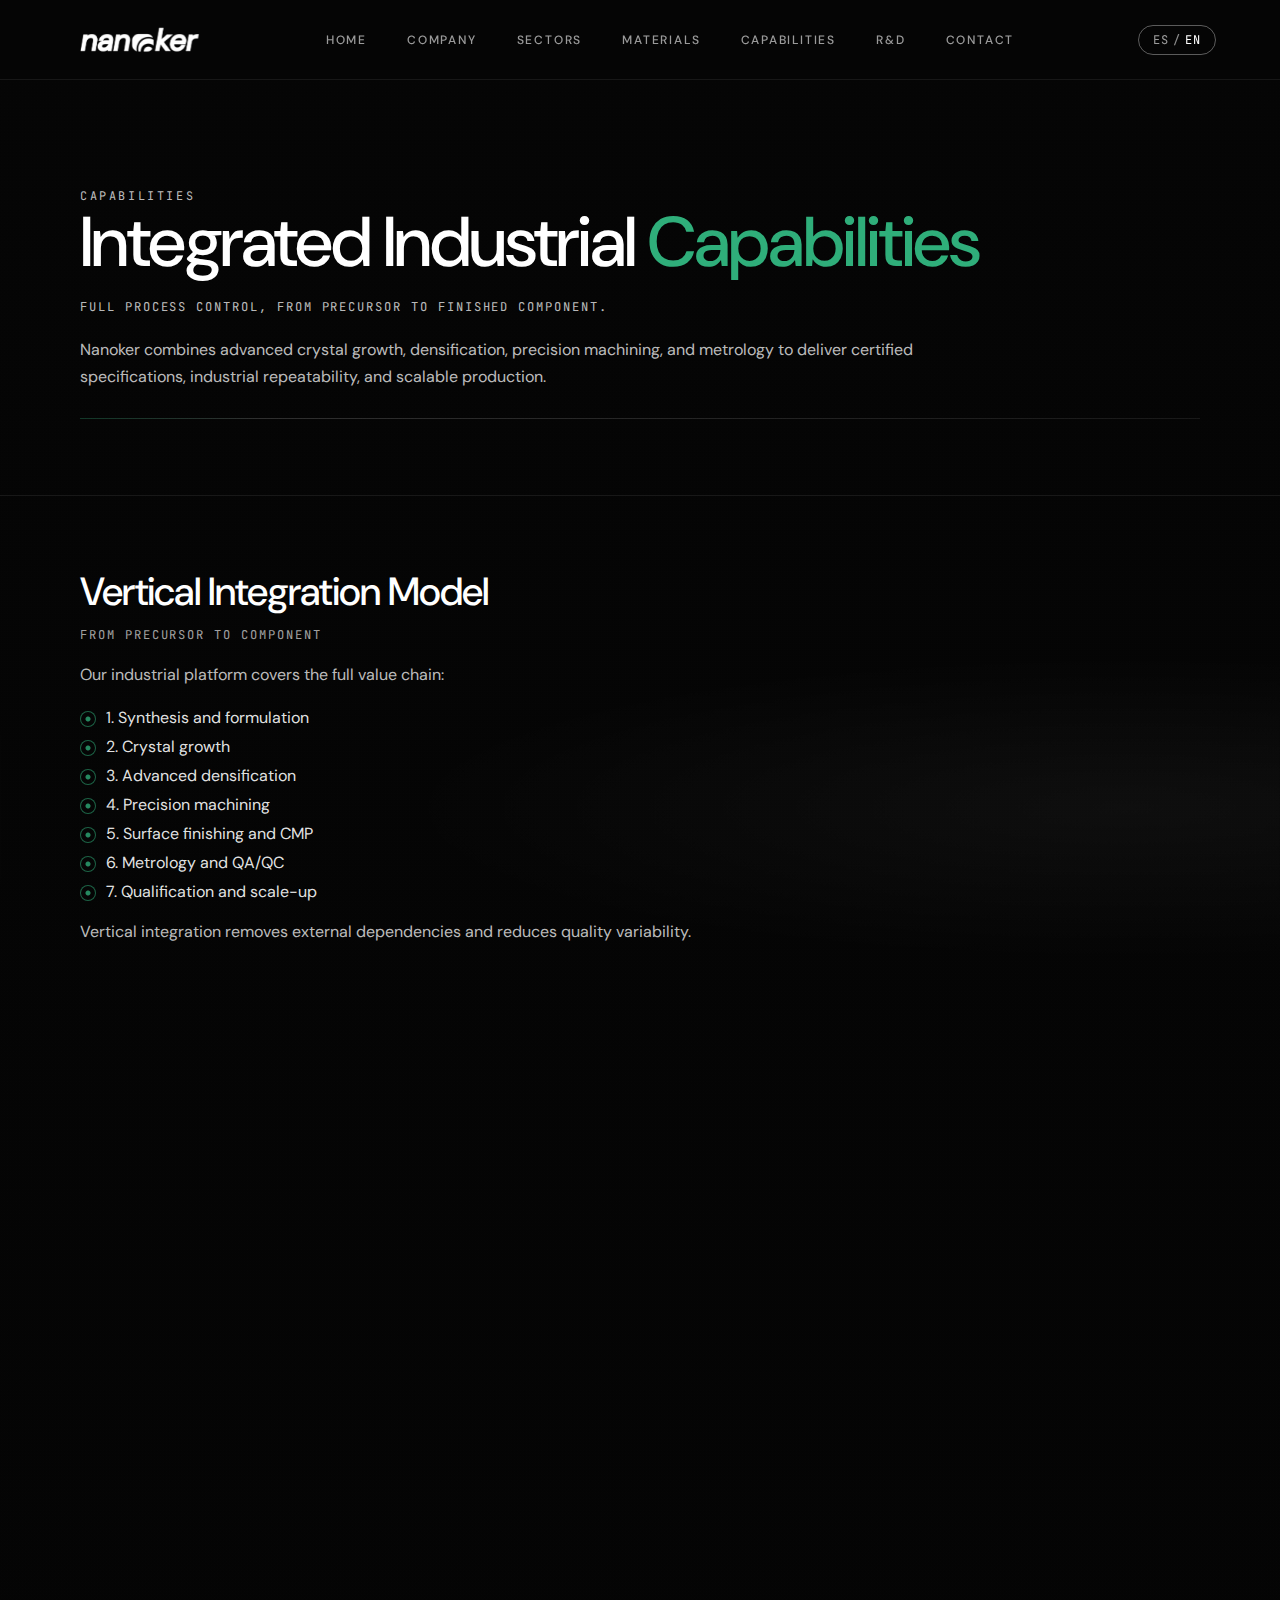
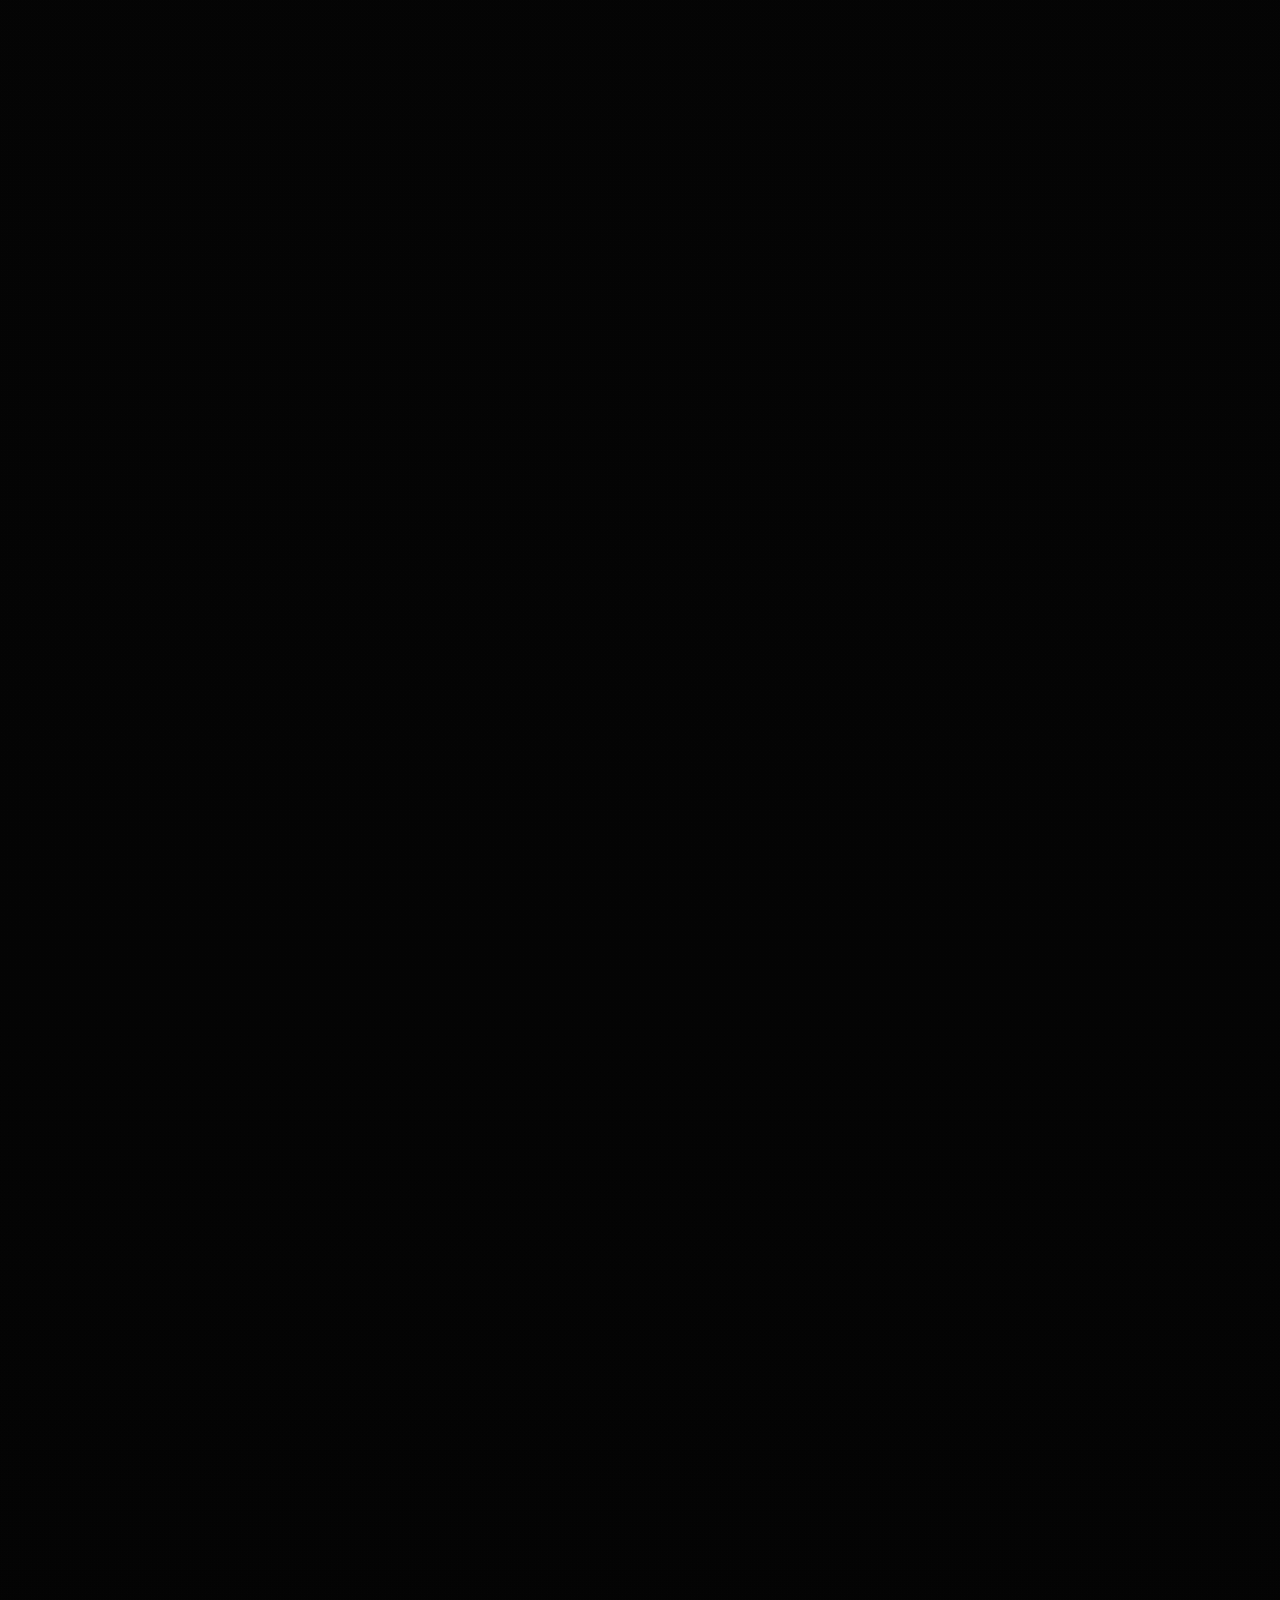
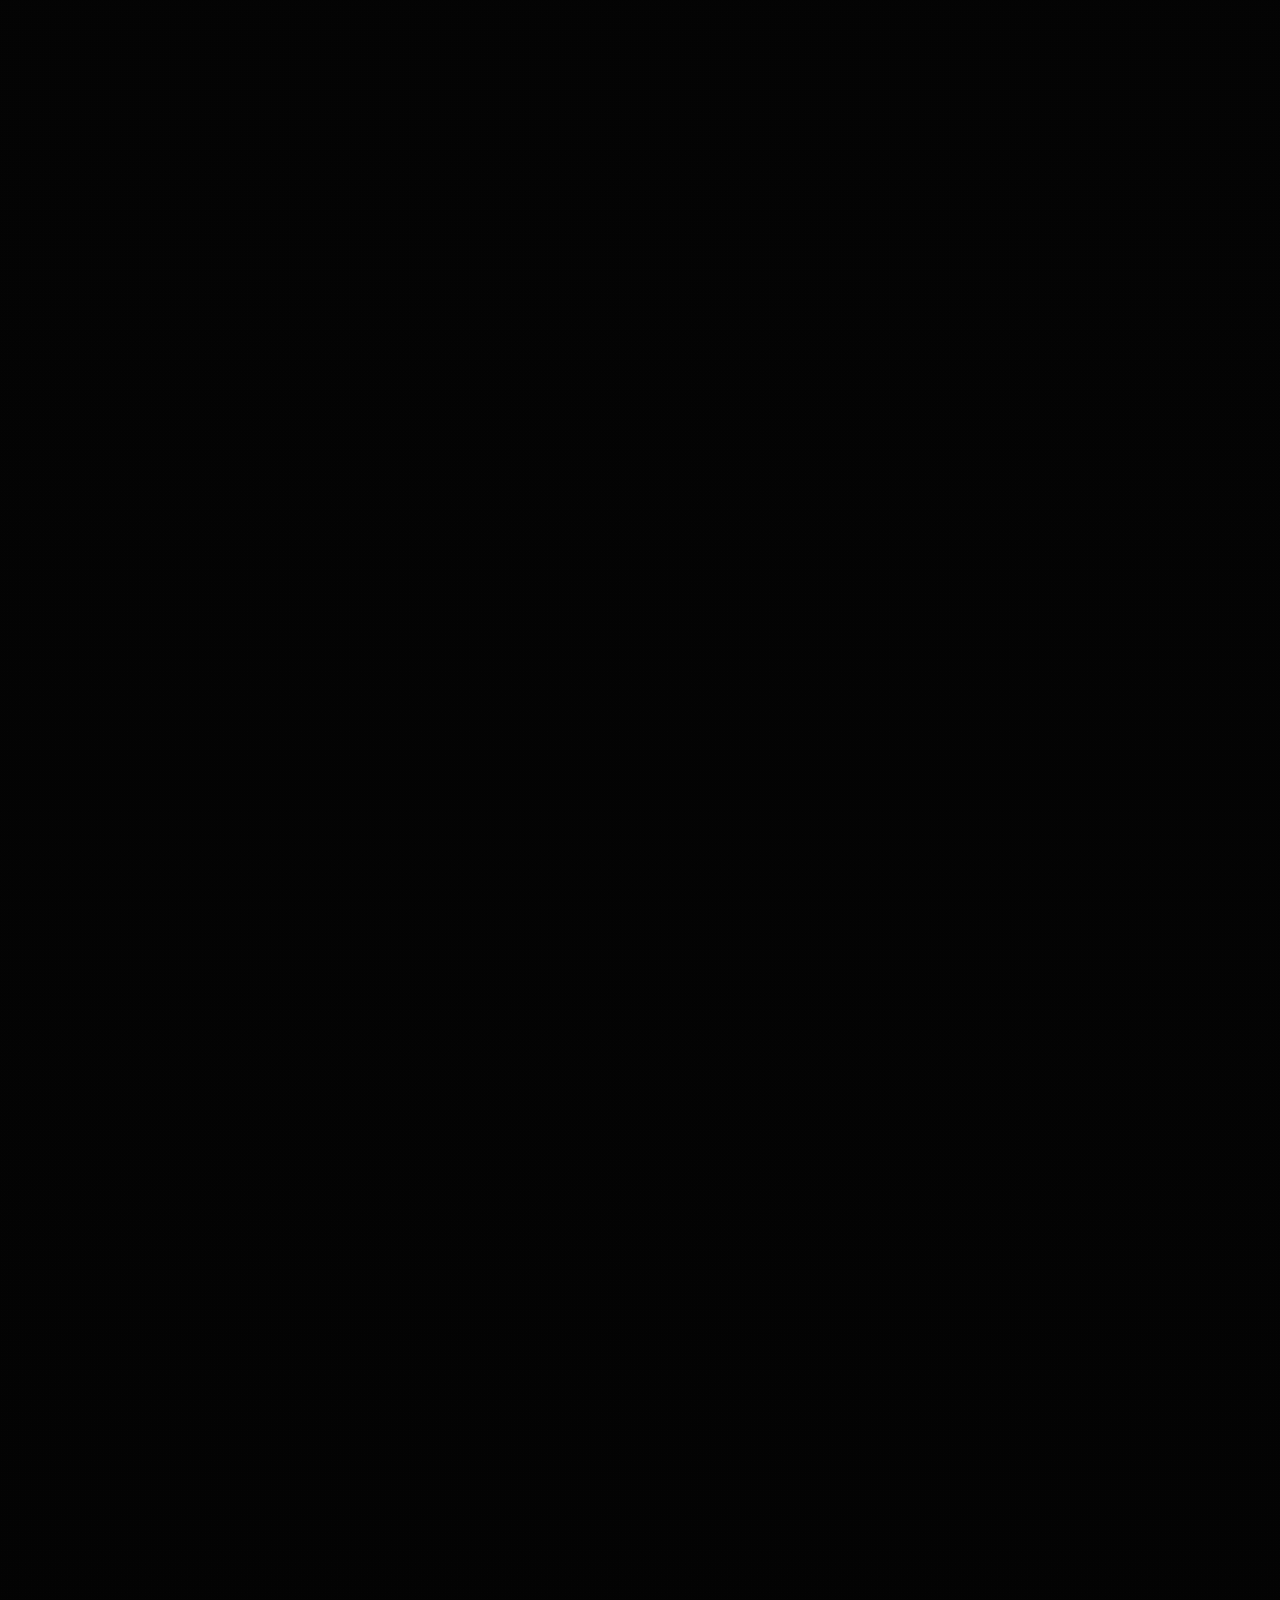
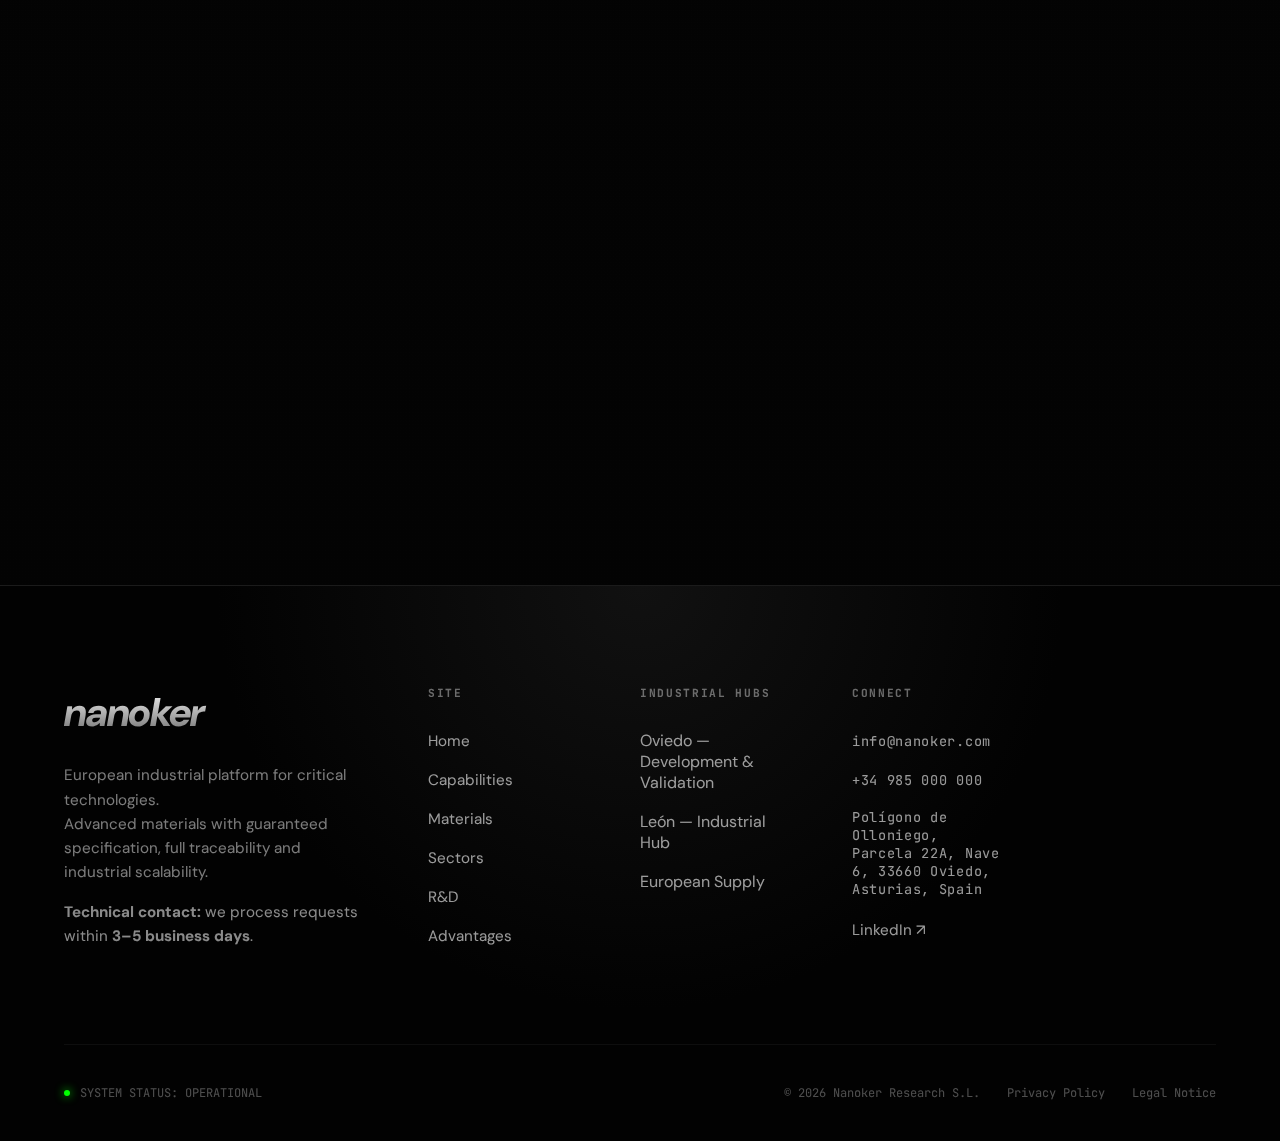
<file: capacidades.html>
<!DOCTYPE html>
<html lang="es">
  <head>
    <meta charset="UTF-8" />
    <meta name="viewport" content="width=device-width, initial-scale=1.0" />
    <script>
      (function () {
        var doc = document.documentElement;
        var lang = 'en';
        try {
          var raw = localStorage.getItem('nanoker-lang') || navigator.language || 'en';
          lang = String(raw).toLowerCase().split('-')[0] === 'es' ? 'es' : 'en';
        } catch (_error) {
          var fallback = navigator.language || 'en';
          lang = String(fallback).toLowerCase().split('-')[0] === 'es' ? 'es' : 'en';
        }
        doc.lang = lang;
        doc.setAttribute('data-lang', lang);
      })();
    </script>
    <title data-i18n="pages.capabilities.metaTitle">Nanoker | Capabilities</title>
    <meta
      name="description"
      content="Review Nanoker capabilities across formulation, prototyping, qualification and industrialization, enabling repeatable material performance for high-stakes applications."
    />
    <link rel="canonical" href="https://nanoker.com/capacidades.html" />
    <meta name="robots" content="index,follow,max-image-preview:large" />
    <meta property="og:type" content="website" />
    <meta property="og:site_name" content="Nanoker" />
    <meta property="og:locale" content="en_US" />
    <meta property="og:title" content="Nanoker | Capabilities" />
    <meta
      property="og:description"
      content="Review Nanoker capabilities across formulation, prototyping, qualification and industrialization, enabling repeatable material performance for high-stakes applications."
    />
    <meta property="og:url" content="https://nanoker.com/capacidades.html" />
    <meta property="og:image" content="https://nanoker.com/img/og/og-default.png" />
    <meta name="twitter:card" content="summary_large_image" />
    <meta name="twitter:title" content="Nanoker | Capabilities" />
    <meta
      name="twitter:description"
      content="Review Nanoker capabilities across formulation, prototyping, qualification and industrialization, enabling repeatable material performance for high-stakes applications."
    />
    <meta name="twitter:image" content="https://nanoker.com/img/og/og-default.png" />
    <script type="application/ld+json">
      {
        "@context": "https://schema.org",
        "@type": "Organization",
        "name": "Nanoker",
        "url": "https://nanoker.com",
        "description": "European DeepTech Advanced Ceramics and Materials Manufacturer for Defense, Aerospace and Green Transition.",
        "sameAs": ["https://www.linkedin.com/company/nanoker-research-sl/"]
      }
    </script>

    <link rel="icon" href="./favicon.ico" />
    <link rel="icon" type="image/png" sizes="32x32" href="./favicon-pack/favicon-32x32.png" />
    <link rel="icon" type="image/png" sizes="16x16" href="./favicon-pack/favicon-16x16.png" />
    <link rel="apple-touch-icon" sizes="180x180" href="./favicon-pack/apple-touch-icon.png" />
    <link rel="icon" type="image/png" sizes="192x192" href="./favicon-pack/android-chrome-192x192.png" />
    <link rel="icon" type="image/png" sizes="512x512" href="./favicon-pack/android-chrome-512x512.png" />
    <meta name="theme-color" content="#020202" />

    <link rel="preconnect" href="https://fonts.googleapis.com" />
    <link rel="preconnect" href="https://fonts.gstatic.com" crossorigin />
    <link
      href="https://fonts.googleapis.com/css2?family=DM+Sans:ital,opsz,wght@0,9..40,400;0,9..40,500;0,9..40,700;1,9..40,800&family=JetBrains+Mono:wght@400;500&display=swap"
      rel="stylesheet"
    />

    <link rel="stylesheet" href="css/style.css?v=11" />

    <style>
      :root {
        --mat-bg: #050505;
        --mat-border: rgba(255, 255, 255, 0.11);
        --mat-dim: rgba(255, 255, 255, 0.74);
        --mat-red: #2FAE7A;
        --mat-red-soft: rgba(47, 174, 122, 0.3);
        --mat-surface: rgba(255, 255, 255, 0.02);
        --page-accent: #2FAE7A;
        --page-accent-soft: rgba(47, 174, 122, 0.16);
      }

      body.materiales-page { background: var(--mat-bg); }
      body.materiales-page::before { opacity: 0.06; }

      .mat-main {
        position: relative;
        padding-top: var(--nav-h);
        background:
          radial-gradient(82% 220px at 88% 15%, rgba(255, 255, 255, 0.04), transparent 70%),
          linear-gradient(180deg, #050505 0%, #040404 48%, #030303 100%);
      }
      .mat-main::before {
        content: "";
        position: absolute;
        inset: 0;
        pointer-events: none;
        z-index: 0;
        background-image: radial-gradient(rgba(255, 255, 255, 0.09) 0.35px, transparent 0.35px);
        background-size: 3px 3px;
        opacity: 0.03;
      }
      .mat-main > * { position: relative; z-index: 1; }

      .mat-container { width: min(1120px, calc(100% - 40px)); margin: 0 auto; }
      .mat-section { padding: 70px 0; border-top: 1px solid rgba(255, 255, 255, 0.08); }
      .mat-hero { border-top: 0; padding: 88px 0 76px; }

      .mat-eyebrow {
        margin: 0 0 14px;
        font-family: var(--font-tech);
        font-size: 0.74rem;
        letter-spacing: 0.22em;
        text-transform: uppercase;
        color: rgba(255, 255, 255, 0.7);
      }

      .mat-hero h1 {
        margin: 0;
        font-size: clamp(2.3rem, 6vw, 4.4rem);
        letter-spacing: -0.03em;
        line-height: 1.04;
        font-weight: 500;
      }

      .mat-hero p {
        margin: 18px 0 0;
        max-width: 940px;
        color: var(--mat-dim);
        line-height: 1.7;
      }

      .mat-divider {
        margin-top: 28px;
        height: 1px;
        width: 100%;
        background: linear-gradient(90deg, var(--mat-red-soft) 0%, rgba(255, 255, 255, 0.17) 16%, rgba(255, 255, 255, 0.08) 100%);
      }

      .mat-heading {
        margin: 0 0 10px;
        font-size: clamp(1.7rem, 4vw, 2.45rem);
        letter-spacing: -0.02em;
        font-weight: 500;
      }

      .mat-subtitle {
        margin: 0 0 18px;
        font-family: var(--font-tech);
        font-size: 0.76rem;
        letter-spacing: 0.16em;
        text-transform: uppercase;
        color: rgba(255, 255, 255, 0.64);
      }

      .mat-text { margin: 0 0 18px; color: var(--mat-dim); line-height: 1.7; max-width: 940px; }
      .mat-deliver { margin-top: 26px; }
      .mat-glow {
        color: #8fd9be;
        text-shadow: 0 0 6px rgba(47, 174, 122, 0.4);
      }
      .mat-accent { color: #2FAE7A; }
      .cap-glow {
        font-size: 1.08em;
        font-weight: 600;
        color: rgba(198, 241, 222, 0.96);
        text-shadow: 0 0 8px rgba(47, 174, 122, 0.35);
      }
      .cap-final-statement { margin-top: 16px; margin-bottom: 10px; }

      .mat-list {
        margin: 0;
        padding: 0;
        list-style: none;
        display: grid;
        gap: 8px;
      }
      .mat-list li {
        display: flex;
        gap: 10px;
        align-items: flex-start;
        color: rgba(255, 255, 255, 0.9);
      }
      .mat-list li::before {
        content: "";
        width: 14px;
        height: 14px;
        margin-top: 0.3em;
        border-radius: 50%;
        border: 1px solid rgba(47, 174, 122, 0.55);
        background: radial-gradient(circle at 50% 50%, rgba(47, 174, 122, 0.78) 0 2px, transparent 3px);
        flex: 0 0 14px;
      }

      .mat-portfolio { display: grid; gap: 14px; }
      .mat-card {
        border: 1px solid var(--mat-border);
        background: var(--mat-surface);
        padding: 18px 20px;
        position: relative;
        transform: translateZ(0);
        will-change: transform;
        transition: transform 180ms ease, border-color 180ms ease, background 180ms ease, box-shadow 180ms ease;
      }
      .mat-card h3 {
        margin: 0 0 8px;
        font-size: clamp(1.2rem, 2vw, 1.5rem);
        letter-spacing: -0.01em;
        font-weight: 500;
      }
      .mat-claim {
        margin: 0 0 12px;
        font-family: var(--font-tech);
        font-size: 0.75rem;
        letter-spacing: 0.15em;
        text-transform: uppercase;
        color: var(--mat-red);
      }

      .mat-grid { display: grid; grid-template-columns: repeat(3, minmax(0, 1fr)); gap: 12px; }
      .mat-block {
        border: 1px solid rgba(255, 255, 255, 0.08);
        background: rgba(255, 255, 255, 0.01);
        padding: 12px;
        position: relative;
        transform: translateZ(0);
        will-change: transform;
        transition: transform 180ms ease, border-color 180ms ease, background 180ms ease, box-shadow 180ms ease;
      }
      .mat-block h4 {
        margin: 0 0 8px;
        font-family: var(--font-tech);
        font-size: 0.7rem;
        letter-spacing: 0.14em;
        text-transform: uppercase;
        color: rgba(255, 255, 255, 0.7);
      }

      .mat-card:focus-within,
      .mat-block:focus-within {
        border-color: rgba(47, 174, 122, 0.46);
      }

      .mat-card :focus-visible,
      .mat-block :focus-visible {
        outline: 2px solid rgba(47, 174, 122, 0.34);
        outline-offset: 4px;
        border-radius: 14px;
      }

      @media (hover: hover) and (pointer: fine) {
        .mat-card:hover,
        .mat-block:hover {
          transform: translateY(-4px);
          border-color: rgba(47, 174, 122, 0.46);
          box-shadow: 0 18px 70px rgba(0, 0, 0, 0.38), 0 0 0 1px var(--page-accent-soft);
          background: rgba(0, 0, 0, 0.46);
        }

        .mat-card:active,
        .mat-block:active {
          transform: translateY(-1px);
        }

        .mat-card::after,
        .mat-block::after {
          content: "";
          position: absolute;
          inset: -30%;
          background: linear-gradient(90deg, transparent, rgba(47, 174, 122, 0.1), transparent);
          transform: translateX(-60%);
          opacity: 0;
          pointer-events: none;
        }

        .mat-card:hover::after,
        .mat-block:hover::after {
          opacity: 1;
          transform: translateX(60%);
          transition: transform 520ms ease, opacity 320ms ease;
        }
      }

      .mat-cols { columns: 2; column-gap: 18px; }
      .mat-pipeline {
        border-top: 1px solid var(--mat-border);
        border-bottom: 1px solid var(--mat-border);
        padding: 16px 0;
        color: rgba(255, 255, 255, 0.9);
        line-height: 1.65;
      }
      .mat-flow-wrap {
        border-top: 1px solid var(--mat-border);
        border-bottom: 1px solid var(--mat-border);
        padding: 16px 10px 14px;
      }
      .mat-diagram {
        position: relative;
        border: 1px solid rgba(47, 174, 122, 0.33);
        background: rgba(8, 24, 16, 0.3);
        padding: 12px;
      }
      .mat-diagram-lines {
        position: absolute;
        inset: 10px 10px auto 10px;
        width: calc(100% - 20px);
        height: 88px;
        pointer-events: none;
      }
      .mat-diagram-grid {
        position: relative;
        z-index: 1;
        display: grid;
        grid-template-columns: repeat(7, minmax(0, 1fr));
        gap: 8px;
      }
      .mat-stage {
        position: relative;
        text-align: center;
        padding-top: 4px;
      }
      .mat-stage-icon {
        width: 42px;
        height: 42px;
        margin: 0 auto 10px;
        display: block;
        filter: drop-shadow(0 0 5px rgba(47, 174, 122, 0.3));
      }
      .mat-stage-label {
        margin: 0;
        font-family: var(--font-tech);
        font-size: 0.61rem;
        letter-spacing: 0.08em;
        line-height: 1.32;
        color: rgba(255, 255, 255, 0.84);
        text-transform: uppercase;
      }
      .mat-material-strip {
        margin: 14px 0 0;
        text-align: center;
        font-family: var(--font-tech);
        font-size: 0.66rem;
        letter-spacing: 0.1em;
        color: rgba(255, 255, 255, 0.62);
      }
      .mat-map-scroll {
        overflow-x: auto;
        overflow-y: hidden;
        border: 1px solid rgba(47, 174, 122, 0.26);
        background: rgba(7, 18, 14, 0.45);
      }
      .mat-map-svg {
        display: block;
        width: 100%;
        min-width: 1220px;
        height: auto;
      }
      .mat-map-line {
        stroke: rgba(119, 220, 181, 0.52);
        stroke-width: 1;
        fill: none;
      }
      .mat-map-box {
        fill: rgba(255, 255, 255, 0.02);
        stroke: rgba(119, 220, 181, 0.52);
        stroke-width: 1;
      }
      .mat-map-label {
        fill: rgba(255, 255, 255, 0.88);
        font-family: var(--font-tech);
        font-size: 11px;
        letter-spacing: 0.04em;
      }
      .mat-process-scroll {
        overflow: hidden;
      }
      .mat-process-svg {
        display: block;
        width: 100%;
        max-width: 100%;
        height: auto;
      }

      [data-reveal] { opacity: 0; transform: translateY(8px); transition: opacity 420ms ease, transform 420ms ease; }
      [data-reveal].is-visible { opacity: 1; transform: translateY(0); }

      @media (max-width: 980px) {
        .mat-grid { grid-template-columns: 1fr; }
        .mat-cols { columns: 1; }
        .mat-flow-wrap { padding: 14px 0; }
        .mat-diagram {
          padding: 12px 12px 8px;
        }
        .mat-diagram-lines {
          display: none;
        }
        .mat-diagram-grid {
          grid-template-columns: 1fr;
          gap: 10px;
        }
        .mat-stage {
          text-align: left;
          display: grid;
          grid-template-columns: 42px minmax(0, 1fr);
          gap: 12px;
          align-items: center;
          padding: 2px 0 12px;
        }
        .mat-stage:not(:last-child)::after {
          content: "";
          position: absolute;
          left: 20px;
          bottom: 0;
          width: 1px;
          height: 10px;
          background: rgba(47, 174, 122, 0.5);
        }
        .mat-stage-icon { margin: 0; }
        .mat-stage-label { font-size: 0.6rem; }
        .mat-material-strip { text-align: left; line-height: 1.5; }
      }
      @media (prefers-reduced-motion: reduce) {
        [data-reveal],
        .mat-card,
        .mat-block { opacity: 1; transform: none; transition: none; }
      }
    </style>
  </head>

  <body class="materiales-page">
    <nav class="nav" data-nav>
      <a href="./index.html" class="nav-logo" aria-label="Nanoker Home">
        <img src="./img/brand/logo-nanoker-26-hd.png" alt="Nanoker" />
      </a>
      <div class="nav-center">
        <a href="./index.html#top" class="nav-link" data-i18n="nav.home">Home</a>
        <a href="empresa.html" class="nav-link" data-i18n="nav.company">Empresa</a>
        <a href="sectores.html" class="nav-link" data-i18n="nav.sectors">Sectores</a>
        <a href="materiales.html" class="nav-link" data-i18n="nav.materials">Materiales</a>
        <a href="capacidades.html" class="nav-link is-active" data-i18n="nav.capabilities">Capacidades</a>
        <a href="id.html" class="nav-link" data-i18n="nav.rnd">I+D</a>
        <a href="contacto.html" class="nav-link" data-i18n="nav.contact">Contacto</a>
      </div>
      <div class="nav-actions">
        <button class="nav-lang" type="button" data-lang-toggle aria-label="Language"><span class="nav-lang__token nav-lang__token--es">ES</span><span class="nav-lang__sep" aria-hidden="true">/</span><span class="nav-lang__token nav-lang__token--en">EN</span></button>
      </div>
      <button class="nav-toggle" type="button" aria-label="Open menu" aria-expanded="false">
        ☰ <span class="sr-only" data-i18n="nav.menu">Open menu</span>
      </button>
    </nav>

        <main class="mat-main" id="top">
      <section class="mat-section mat-hero" data-reveal>
        <div class="mat-container">
          <p class="mat-eyebrow" data-i18n="pages.capabilities.hero.eyebrow">CAPACIDADES</p>
          <h1 data-i18n-html="pages.capabilities.hero.titleHtml">Capacidades Industriales <span class="mat-accent">Integradas</span></h1>
          <p class="mat-subtitle" data-i18n="pages.capabilities.hero.subtitle">Control total del proceso, desde la síntesis hasta el componente terminado.</p>
          <p data-i18n="pages.capabilities.hero.text">
            Nanoker integra tecnologías avanzadas de crecimiento cristalino, densificación, mecanizado y metrología para garantizar especificación certificada, repetibilidad industrial y escalabilidad.
          </p>
          <div class="mat-divider"></div>
        </div>
      </section>

      <section class="mat-section" data-reveal>
        <div class="mat-container">
          <h2 class="mat-heading" data-i18n="pages.capabilities.integration.title">Modelo de Integración Vertical</h2>
          <p class="mat-subtitle" data-i18n="pages.capabilities.integration.subtitle">De precursor a componente</p>
          <p class="mat-text" data-i18n="pages.capabilities.integration.intro">Nuestra plataforma industrial cubre toda la cadena de valor:</p>
          <ul class="mat-list">
            <li data-i18n="pages.capabilities.integration.item1">1. Síntesis y formulación</li>
            <li data-i18n="pages.capabilities.integration.item2">2. Crecimiento cristalino</li>
            <li data-i18n="pages.capabilities.integration.item3">3. Densificación avanzada</li>
            <li data-i18n="pages.capabilities.integration.item4">4. Mecanizado de precisión</li>
            <li data-i18n="pages.capabilities.integration.item5">5. Acabado superficial y CMP</li>
            <li data-i18n="pages.capabilities.integration.item6">6. Metrología y QA/QC</li>
            <li data-i18n="pages.capabilities.integration.item7">7. Cualificación y escalado</li>
          </ul>
          <p class="mat-text" style="margin-top: 16px;" data-i18n="pages.capabilities.integration.outro">La integración elimina dependencias externas y reduce variabilidad de calidad.</p>
        </div>
      </section>

      <section class="mat-section" data-reveal>
        <div class="mat-container">
          <h2 class="mat-heading" data-i18n="pages.capabilities.synthesis.title">Síntesis y Formulación</h2>
          <p class="mat-subtitle" data-i18n="pages.capabilities.synthesis.subtitle">Control desde el origen</p>
          <ul class="mat-list">
            <li data-i18n="pages.capabilities.synthesis.item1">Desarrollo de formulaciones propietarias</li>
            <li data-i18n="pages.capabilities.synthesis.item2">Ajuste de pureza hasta grado semiconductor</li>
            <li data-i18n="pages.capabilities.synthesis.item3">Control de tamaño de partícula y microestructura</li>
            <li data-i18n="pages.capabilities.synthesis.item4">Optimización para SPS/HIP o crecimiento cristalino</li>
          </ul>
          <p class="mat-text" style="margin-top: 16px;" data-i18n="pages.capabilities.synthesis.outro">Esto permite adaptar el material a la aplicación, no al revés.</p>
        </div>
      </section>

      <section class="mat-section" data-reveal>
        <div class="mat-container">
          <h2 class="mat-heading" data-i18n="pages.capabilities.growth.title">Crecimiento Cristalino</h2>
          <p class="mat-subtitle" data-i18n="pages.capabilities.growth.subtitle">Tecnologías de crecimiento avanzadas</p>
          <div class="mat-grid">
            <article class="mat-block">
              <h4 data-i18n="pages.capabilities.growth.card1Title">A) CVD (Chemical Vapor Deposition)</h4>
              <ul class="mat-list">
                <li data-i18n="pages.capabilities.growth.card1Item1">Diamante monocristalino</li>
                <li data-i18n="pages.capabilities.growth.card1Item2">Control de defectos a escala atómica</li>
                <li data-i18n="pages.capabilities.growth.card1Item3">Dopaje NV / B / P</li>
                <li data-i18n="pages.capabilities.growth.card1Item4">Capas multicapa personalizadas</li>
              </ul>
            </article>
            <article class="mat-block">
              <h4 data-i18n="pages.capabilities.growth.card2Title">B) PVT / CVD para SiC</h4>
              <ul class="mat-list">
                <li data-i18n="pages.capabilities.growth.card2Item1">Crecimiento de boules de alta pureza</li>
                <li data-i18n="pages.capabilities.growth.card2Item2">Preparación para wafering</li>
                <li data-i18n="pages.capabilities.growth.card2Item3">Compatibilidad con EPI</li>
              </ul>
            </article>
            <article class="mat-block">
              <h4 data-i18n="pages.capabilities.growth.card3Title">C) HME (Horizontal Multi-Edge) para Zafiro</h4>
              <ul class="mat-list">
                <li data-i18n="pages.capabilities.growth.card3Item1">Wafers de gran diámetro</li>
                <li data-i18n="pages.capabilities.growth.card3Item2">Bajo estrés interno</li>
                <li data-i18n="pages.capabilities.growth.card3Item3">Alta uniformidad óptica</li>
              </ul>
            </article>
          </div>
        </div>
      </section>

      <section class="mat-section" data-reveal>
        <div class="mat-container">
          <h2 class="mat-heading" data-i18n="pages.capabilities.densification.title">Densificación Avanzada</h2>
          <p class="mat-subtitle" data-i18n="pages.capabilities.densification.subtitle">SPS / HIP</p>
          <div class="mat-grid">
            <article class="mat-block">
              <h4 data-i18n="pages.capabilities.densification.card1Title">A) SPS (Spark Plasma Sintering)</h4>
              <ul class="mat-list">
                <li data-i18n="pages.capabilities.densification.card1Item1">Densificación rápida</li>
                <li data-i18n="pages.capabilities.densification.card1Item2">Preservación de nanoestructura</li>
                <li data-i18n="pages.capabilities.densification.card1Item3">Alta pureza</li>
                <li data-i18n="pages.capabilities.densification.card1Item4">Control microestructural fino</li>
              </ul>
            </article>
            <article class="mat-block">
              <h4 data-i18n="pages.capabilities.densification.card2Title">B) HIP (Hot Isostatic Pressing)</h4>
              <ul class="mat-list">
                <li data-i18n="pages.capabilities.densification.card2Item1">Eliminación de porosidad residual</li>
                <li data-i18n="pages.capabilities.densification.card2Item2">Mejora de propiedades mecánicas</li>
                <li data-i18n="pages.capabilities.densification.card2Item3">Estabilidad estructural extrema</li>
              </ul>
            </article>
            <article class="mat-block">
              <h4 data-i18n="pages.capabilities.densification.card3Title">Aplicable a</h4>
              <ul class="mat-list">
                <li data-i18n="pages.capabilities.densification.card3Item1">Alúminas y composites ATZ-ZTA</li>
                <li data-i18n="pages.capabilities.densification.card3Item2">AlN</li>
                <li data-i18n="pages.capabilities.densification.card3Item3">Composites térmicos</li>
                <li data-i18n="pages.capabilities.densification.card3Item4">SiC policristalino</li>
              </ul>
            </article>
          </div>
        </div>
      </section>

      <section class="mat-section" data-reveal>
        <div class="mat-container">
          <h2 class="mat-heading" data-i18n="pages.capabilities.machining.title">Mecanizado de Precisión</h2>
          <p class="mat-subtitle" data-i18n="pages.capabilities.machining.subtitle">Fabricación de componentes complejos</p>
          <ul class="mat-list">
            <li data-i18n="pages.capabilities.machining.item1">EDM en cerámicas electroconductoras</li>
            <li data-i18n="pages.capabilities.machining.item2">Micro-waterjet</li>
            <li data-i18n="pages.capabilities.machining.item3">Rectificado de precisión</li>
            <li data-i18n="pages.capabilities.machining.item4">Wire-saw wafering</li>
            <li data-i18n="pages.capabilities.machining.item5">Geometrías complejas tolerancia crítica</li>
          </ul>
          <p class="mat-text" style="margin-top: 16px;" data-i18n="pages.capabilities.machining.outro">Capacidad de fabricar pieza terminada lista para integración.</p>
        </div>
      </section>

      <section class="mat-section" data-reveal>
        <div class="mat-container">
          <h2 class="mat-heading" data-i18n="pages.capabilities.finishing.title">Acabado Superficial y CMP</h2>
          <p class="mat-subtitle" data-i18n="pages.capabilities.finishing.subtitle">Ready-to-Process / Ready-to-Device</p>
          <ul class="mat-list">
            <li data-i18n="pages.capabilities.finishing.item1">Chemical Mechanical Polishing (CMP)</li>
            <li data-i18n="pages.capabilities.finishing.item2">Superficies ópticas</li>
            <li data-i18n="pages.capabilities.finishing.item3">Acabado “device-ready”</li>
            <li data-i18n="pages.capabilities.finishing.item4">Planitud y rugosidad controladas</li>
          </ul>
          <p class="mat-text" style="margin-top: 16px;" data-i18n="pages.capabilities.finishing.criticalTitle">Crítico para:</p>
          <ul class="mat-list">
            <li data-i18n="pages.capabilities.finishing.critical1">Wafers SiC</li>
            <li data-i18n="pages.capabilities.finishing.critical2">Diamante semiconductor</li>
            <li data-i18n="pages.capabilities.finishing.critical3">Zafiro EPI-ready</li>
          </ul>
        </div>
      </section>

      <section class="mat-section" data-reveal>
        <div class="mat-container">
          <h2 class="mat-heading" data-i18n="pages.capabilities.metrology.title">Metrología y QA/QC</h2>
          <p class="mat-subtitle" data-i18n="pages.capabilities.metrology.subtitle">Especificación certificada</p>
          <ul class="mat-list">
            <li data-i18n="pages.capabilities.metrology.item1">Control dimensional de alta precisión</li>
            <li data-i18n="pages.capabilities.metrology.item2">Análisis microestructural</li>
            <li data-i18n="pages.capabilities.metrology.item3">Caracterización óptica</li>
            <li data-i18n="pages.capabilities.metrology.item4">Control estadístico de proceso</li>
            <li data-i18n="pages.capabilities.metrology.item5">Trazabilidad completa</li>
          </ul>
          <p class="mat-text" style="margin-top: 16px;" data-i18n="pages.capabilities.metrology.outro">Documentación compatible con procesos de cualificación industrial (6–24 meses según sector).</p>
        </div>
      </section>

      <section class="mat-section" data-reveal>
        <div class="mat-container">
          <h2 class="mat-heading" data-i18n="pages.capabilities.qualification.title">Cualificación y Escalado</h2>
          <p class="mat-subtitle" data-i18n="pages.capabilities.qualification.subtitle">Modelo en oleadas</p>
          <p class="mat-text" data-i18n="pages.capabilities.qualification.flow">Instalar → Cualificar → Estabilizar → Escalar</p>
          <ul class="mat-list">
            <li data-i18n="pages.capabilities.qualification.item1">Definición de CTQs</li>
            <li data-i18n="pages.capabilities.qualification.item2">Validación técnica</li>
            <li data-i18n="pages.capabilities.qualification.item3">Optimización de yield</li>
            <li data-i18n="pages.capabilities.qualification.item4">Operación 24/7</li>
            <li data-i18n="pages.capabilities.qualification.item5">Disponibilidad &gt;95%</li>
          </ul>
          <p class="mat-text" style="margin-top: 16px;" data-i18n="pages.capabilities.qualification.outro">Diseñado para integración en roadmaps de clientes OEM.</p>
        </div>
      </section>

      <section class="mat-section" data-reveal>
        <div class="mat-container">
          <h2 class="mat-heading" data-i18n="pages.capabilities.advantage.title">Ventaja Competitiva</h2>
          <p class="mat-subtitle" data-i18n="pages.capabilities.advantage.subtitle">Lo que nos diferencia</p>
          <ul class="mat-list">
            <li data-i18n="pages.capabilities.advantage.item1">Integración vertical completa</li>
            <li data-i18n="pages.capabilities.advantage.item2">Control interno de defectología</li>
            <li data-i18n="pages.capabilities.advantage.item3">Ventaja energética estructural</li>
            <li data-i18n="pages.capabilities.advantage.item4">Base industrial europea</li>
            <li data-i18n="pages.capabilities.advantage.item5">Lock-in por cualificación técnica</li>
          </ul>
          <p class="mat-text" style="margin-top: 16px;" data-i18n="pages.capabilities.advantage.outro">No dependemos de terceros críticos para cerrar el proceso.</p>
        </div>
      </section>

      <section class="mat-section" data-reveal>
        <div class="mat-container">
          <h2 class="mat-heading" data-i18n="pages.capabilities.diagram.title">Diagrama visual</h2>
          <p class="mat-subtitle" data-i18n="pages.capabilities.diagram.subtitle">CADENA DE INTEGRACIÓN HORIZONTAL INDUSTRIAL PREMIUM</p>
          <div class="mat-flow-wrap">
            <div class="mat-diagram" aria-label="Pipeline de integración horizontal industrial premium">
              <div class="mat-process-scroll">
                <svg class="mat-process-svg" viewBox="0 0 1520 370" preserveAspectRatio="xMidYMid meet" role="img" aria-labelledby="capDiagramTitle capDiagramDesc">
                  <title id="capDiagramTitle" data-i18n="pages.capabilities.diagram.svgTitle">Cadena de Integración Horizontal Industrial Premium</title>
                  <desc id="capDiagramDesc" data-i18n="pages.capabilities.diagram.svgDesc">
                    Flujo de siete etapas: síntesis, crecimiento cristalino, densificación, mecanizado, acabado, metrología y cualificación industrial.
                  </desc>
                  <defs>
                    <linearGradient id="capNode" x1="0" y1="0" x2="0" y2="1">
                      <stop offset="0%" stop-color="rgba(255,255,255,0.06)" />
                      <stop offset="100%" stop-color="rgba(255,255,255,0.01)" />
                    </linearGradient>
                    <marker id="capArrowHead" markerWidth="10" markerHeight="8" refX="8" refY="4" orient="auto">
                      <path d="M0 0L8 4L0 8Z" fill="#2FAE7A" />
                    </marker>
                  </defs>

                  <rect x="1" y="1" width="1518" height="368" fill="none" stroke="rgba(47, 174, 122, 0.2)" />
                  <path d="M105 182H1415" stroke="rgba(47, 174, 122, 0.42)" stroke-width="2" fill="none" marker-end="url(#capArrowHead)" />

                  <g fill="none" stroke-linecap="round" stroke-linejoin="round">
                    <g transform="translate(30 80)">
                      <rect x="0" y="0" width="190" height="210" rx="10" fill="url(#capNode)" stroke="rgba(47, 174, 122, 0.36)" />
                      <circle cx="30" cy="28" r="12" fill="rgba(47, 174, 122, 0.18)" stroke="rgba(47, 174, 122, 0.5)" />
                      <text x="30" y="32" text-anchor="middle" font-size="11" fill="#9ae5c8" font-family="JetBrains Mono, monospace">01</text>
                      <path d="M88 50V100C88 111 96 120 107 120C118 120 126 111 126 100V50" stroke="#8fd9be" stroke-width="3" />
                      <path d="M88 50H126" stroke="#8fd9be" stroke-width="3" />
                      <path d="M92 87H122M94 96H120M96 105H118" stroke="rgba(47, 174, 122, 0.85)" stroke-width="2" />
                      <path d="M70 126H144" stroke="rgba(255,255,255,0.24)" stroke-width="1.4" />
                      <text x="95" y="147" text-anchor="middle" font-size="12" fill="rgba(255,255,255,0.9)" font-family="JetBrains Mono, monospace" data-i18n="pages.capabilities.diagram.stage1Line1">SINTESIS Y</text>
                      <text x="95" y="165" text-anchor="middle" font-size="12" fill="rgba(255,255,255,0.9)" font-family="JetBrains Mono, monospace" data-i18n="pages.capabilities.diagram.stage1Line2">FORMULACION</text>
                    </g>

                    <g transform="translate(240 80)">
                      <rect x="0" y="0" width="190" height="210" rx="10" fill="url(#capNode)" stroke="rgba(47, 174, 122, 0.36)" />
                      <circle cx="30" cy="28" r="12" fill="rgba(47, 174, 122, 0.18)" stroke="rgba(47, 174, 122, 0.5)" />
                      <text x="30" y="32" text-anchor="middle" font-size="11" fill="#9ae5c8" font-family="JetBrains Mono, monospace">02</text>
                      <polygon points="95,50 119,72 111,104 79,104 71,72" stroke="#8fd9be" stroke-width="3" />
                      <path d="M95 50V104M71 72H119M79 104L111 72" stroke="rgba(47, 174, 122, 0.9)" stroke-width="1.8" />
                      <path d="M70 126H144" stroke="rgba(255,255,255,0.24)" stroke-width="1.4" />
                      <text x="95" y="147" text-anchor="middle" font-size="12" fill="rgba(255,255,255,0.9)" font-family="JetBrains Mono, monospace" data-i18n="pages.capabilities.diagram.stage2Line1">CRECIMIENTO</text>
                      <text x="95" y="165" text-anchor="middle" font-size="12" fill="rgba(255,255,255,0.9)" font-family="JetBrains Mono, monospace" data-i18n="pages.capabilities.diagram.stage2Line2">CRISTALINO</text>
                    </g>

                    <g transform="translate(450 80)">
                      <rect x="0" y="0" width="190" height="210" rx="10" fill="url(#capNode)" stroke="rgba(47, 174, 122, 0.36)" />
                      <circle cx="30" cy="28" r="12" fill="rgba(47, 174, 122, 0.18)" stroke="rgba(47, 174, 122, 0.5)" />
                      <text x="30" y="32" text-anchor="middle" font-size="11" fill="#9ae5c8" font-family="JetBrains Mono, monospace">03</text>
                      <rect x="72" y="53" width="46" height="16" stroke="#8fd9be" stroke-width="2.5" />
                      <rect x="68" y="70" width="54" height="30" stroke="#8fd9be" stroke-width="2.5" />
                      <path d="M77 79H113M77 88H113" stroke="rgba(47, 174, 122, 0.88)" stroke-width="2" />
                      <path d="M70 126H144" stroke="rgba(255,255,255,0.24)" stroke-width="1.4" />
                      <text x="95" y="147" text-anchor="middle" font-size="12" fill="rgba(255,255,255,0.9)" font-family="JetBrains Mono, monospace" data-i18n="pages.capabilities.diagram.stage3Line1">DENSIFICACION</text>
                      <text x="95" y="165" text-anchor="middle" font-size="12" fill="rgba(255,255,255,0.9)" font-family="JetBrains Mono, monospace" data-i18n="pages.capabilities.diagram.stage3Line2">AVANZADA SPS/HIP</text>
                    </g>

                    <g transform="translate(660 80)">
                      <rect x="0" y="0" width="190" height="210" rx="10" fill="url(#capNode)" stroke="rgba(47, 174, 122, 0.36)" />
                      <circle cx="30" cy="28" r="12" fill="rgba(47, 174, 122, 0.18)" stroke="rgba(47, 174, 122, 0.5)" />
                      <text x="30" y="32" text-anchor="middle" font-size="11" fill="#9ae5c8" font-family="JetBrains Mono, monospace">04</text>
                      <circle cx="95" cy="79" r="19" stroke="#8fd9be" stroke-width="2.5" />
                      <circle cx="95" cy="79" r="7" stroke="rgba(47, 174, 122, 0.88)" stroke-width="2" />
                      <path d="M95 58V52M95 106V100M74 79H68M122 79H116M80 64L75 59M110 94L115 99M110 64L115 59M80 94L75 99" stroke="#8fd9be" stroke-width="2" />
                      <path d="M70 126H144" stroke="rgba(255,255,255,0.24)" stroke-width="1.4" />
                      <text x="95" y="147" text-anchor="middle" font-size="12" fill="rgba(255,255,255,0.9)" font-family="JetBrains Mono, monospace" data-i18n="pages.capabilities.diagram.stage4Line1">MECANIZADO</text>
                      <text x="95" y="165" text-anchor="middle" font-size="12" fill="rgba(255,255,255,0.9)" font-family="JetBrains Mono, monospace" data-i18n="pages.capabilities.diagram.stage4Line2">DE PRECISION</text>
                    </g>

                    <g transform="translate(870 80)">
                      <rect x="0" y="0" width="190" height="210" rx="10" fill="url(#capNode)" stroke="rgba(47, 174, 122, 0.36)" />
                      <circle cx="30" cy="28" r="12" fill="rgba(47, 174, 122, 0.18)" stroke="rgba(47, 174, 122, 0.5)" />
                      <text x="30" y="32" text-anchor="middle" font-size="11" fill="#9ae5c8" font-family="JetBrains Mono, monospace">05</text>
                      <ellipse cx="95" cy="79" rx="26" ry="10" stroke="#8fd9be" stroke-width="2.5" />
                      <path d="M69 79V88C69 94 81 99 95 99C109 99 121 94 121 88V79" stroke="#8fd9be" stroke-width="2.5" />
                      <path d="M95 58V66M87 62L95 66L103 62" stroke="rgba(47, 174, 122, 0.88)" stroke-width="2" />
                      <path d="M70 126H144" stroke="rgba(255,255,255,0.24)" stroke-width="1.4" />
                      <text x="95" y="147" text-anchor="middle" font-size="12" fill="rgba(255,255,255,0.9)" font-family="JetBrains Mono, monospace" data-i18n="pages.capabilities.diagram.stage5Line1">ACABADO Y</text>
                      <text x="95" y="165" text-anchor="middle" font-size="12" fill="rgba(255,255,255,0.9)" font-family="JetBrains Mono, monospace" data-i18n="pages.capabilities.diagram.stage5Line2">CMP</text>
                    </g>

                    <g transform="translate(1080 80)">
                      <rect x="0" y="0" width="190" height="210" rx="10" fill="url(#capNode)" stroke="rgba(47, 174, 122, 0.36)" />
                      <circle cx="30" cy="28" r="12" fill="rgba(47, 174, 122, 0.18)" stroke="rgba(47, 174, 122, 0.5)" />
                      <text x="30" y="32" text-anchor="middle" font-size="11" fill="#9ae5c8" font-family="JetBrains Mono, monospace">06</text>
                      <path d="M74 98L86 74H128L116 98Z" stroke="#8fd9be" stroke-width="2.5" />
                      <path d="M102 74V60C102 54 106 50 112 50H126" stroke="#8fd9be" stroke-width="2.5" />
                      <circle cx="130" cy="50" r="5" stroke="rgba(47, 174, 122, 0.9)" stroke-width="2" />
                      <path d="M70 126H144" stroke="rgba(255,255,255,0.24)" stroke-width="1.4" />
                      <text x="95" y="147" text-anchor="middle" font-size="12" fill="rgba(255,255,255,0.9)" font-family="JetBrains Mono, monospace" data-i18n="pages.capabilities.diagram.stage6Line1">METROLOGIA</text>
                      <text x="95" y="165" text-anchor="middle" font-size="12" fill="rgba(255,255,255,0.9)" font-family="JetBrains Mono, monospace" data-i18n="pages.capabilities.diagram.stage6Line2">Y QA/QC</text>
                    </g>

                    <g transform="translate(1290 80)">
                      <rect x="0" y="0" width="190" height="210" rx="10" fill="url(#capNode)" stroke="rgba(47, 174, 122, 0.36)" />
                      <circle cx="30" cy="28" r="12" fill="rgba(47, 174, 122, 0.18)" stroke="rgba(47, 174, 122, 0.5)" />
                      <text x="30" y="32" text-anchor="middle" font-size="11" fill="#9ae5c8" font-family="JetBrains Mono, monospace">07</text>
                      <rect x="72" y="66" width="46" height="32" stroke="#8fd9be" stroke-width="2.5" />
                      <path d="M72 66L80 56H110L118 66" stroke="#8fd9be" stroke-width="2.5" />
                      <path d="M85 98V111M95 98V111M105 98V111" stroke="rgba(47, 174, 122, 0.88)" stroke-width="2" />
                      <path d="M70 126H144" stroke="rgba(255,255,255,0.24)" stroke-width="1.4" />
                      <text x="95" y="147" text-anchor="middle" font-size="12" fill="rgba(255,255,255,0.9)" font-family="JetBrains Mono, monospace" data-i18n="pages.capabilities.diagram.stage7Line1">CUALIFICACION</text>
                      <text x="95" y="165" text-anchor="middle" font-size="12" fill="rgba(255,255,255,0.9)" font-family="JetBrains Mono, monospace" data-i18n="pages.capabilities.diagram.stage7Line2">Y SCALE-UP</text>
                    </g>
                  </g>
                </svg>
              </div>
            </div>
            <p class="mat-material-strip" data-i18n="pages.capabilities.diagram.strip">Diamante | Carburo de Silicio | Zafiro | Cerámicas Técnicas | Composites Carbono-Metal</p>
          </div>
        </div>
      </section>

      <section class="mat-section" data-reveal>
        <div class="mat-container">
          <h2 class="mat-heading" data-i18n="pages.capabilities.closing.title">Industrialización de la DeepTech</h2>
          <p class="mat-text" data-i18n="pages.capabilities.closing.text">
            La verdadera ventaja competitiva en DeepTech no está solo en el diseño del dispositivo, sino en la capacidad de fabricar el material con especificación certificada, repetibilidad industrial y continuidad de suministro.
          </p>
          <p class="mat-text cap-final-statement"><span class="cap-glow" data-i18n="pages.capabilities.closing.statement">Nanoker integra esa capacidad.</span></p>
        </div>
      </section>
    </main>

    <footer class="footer" id="contact">
      <div class="footer-grid">
        <div class="f-brand">
          <h3 data-i18n="footer.brandTitle">nanoker</h3>
          <p data-i18n-html="footer.brandTextHtml">
            Plataforma industrial europea para tecnologías críticas.<br />
            Materiales avanzados con especificación garantizada, trazabilidad completa y escalabilidad industrial.
          </p>
          <p style="margin-top: 12px; opacity: 0.9" data-i18n-html="footer.noteHtml">
            <b>Contacto técnico:</b> procesamos solicitudes en <b>3–5 días laborables</b>.
          </p>
        </div>
        <div class="f-col">
          <h4 data-i18n="footer.colSite.title">Site</h4>
          <ul>
            <li><a href="./index.html#top" data-i18n="footer.colSite.links.home">Home</a></li>
            <li><a href="./index.html#sec-platform" data-i18n="footer.colSite.links.capabilities">Capacidades</a></li>
            <li><a href="materiales.html" data-i18n="footer.colSite.links.materials">Materiales</a></li>
            <li><a href="sectores.html" data-i18n="footer.colSite.links.sectors">Sectores</a></li>
            <li><a href="./index.html#sec-rnd" data-i18n="footer.colSite.links.rnd">I+D</a></li>
            <li><a href="./index.html#sec-sovereignty" data-i18n="footer.colSite.links.advantages">Ventajas</a></li>
          </ul>
        </div>
        <div class="f-col">
          <h4 data-i18n="footer.colHubs.title">Industrial Hubs</h4>
          <ul>
            <li><button class="footer-action" type="button" data-i18n="footer.colHubs.links.oviedo">Oviedo — Desarrollo & Validación</button></li>
            <li><button class="footer-action" type="button" data-i18n="footer.colHubs.links.leon">León — Hub industrial</button></li>
            <li><button class="footer-action" type="button" data-i18n="footer.colHubs.links.supply">European Supply</button></li>
          </ul>
        </div>
        <div class="f-col">
          <h4 data-i18n="footer.colConnect.title">Connect</h4>
          <ul>
            <li><a href="mailto:info@nanoker.com" class="contact-data" data-i18n="footer.colConnect.email">info@nanoker.com</a></li>
            <li><a href="tel:+34985000000" class="contact-data" data-i18n="footer.colConnect.phone">+34 985 000 000</a></li>
            <li>
              <a
                href="https://www.google.com/maps/search/?api=1&query=Pol%C3%ADgono+de+Olloniego%2C+Parcela+22A%2C+Nave+6%2C+33660+Oviedo%2C+Asturias%2C+Spain"
                class="contact-data"
                data-i18n="footer.colConnect.address"
                target="_blank"
                rel="noopener noreferrer"
              >
                Polígono de Olloniego, Parcela 22A, Nave 6, 33660 Oviedo, Asturias, Spain
              </a>
            </li>
            <li style="margin-top: 20px">
              <a href="https://www.linkedin.com/company/nanoker-research-sl/" data-i18n="footer.colConnect.links.linkedin">LinkedIn ↗</a>
            </li>
          </ul>
        </div>
      </div>
      <div class="f-copy">
        <div class="system-status">
          <div class="status-dot"></div>
          <span>
            <span data-i18n="footer.system.label">SYSTEM STATUS:</span>
            <span data-i18n="footer.system.value">OPERATIONAL</span>
          </span>
        </div>
        <div>
          <span data-i18n="footer.legal.copyright">© 2026 Nanoker Research S.L.</span>
          <button class="footer-action footer-action--legal" type="button" data-i18n="footer.legal.privacy">Privacy Policy</button>
          <button class="footer-action footer-action--legal" type="button" data-i18n="footer.legal.notice">Legal Notice</button>
        </div>
      </div>
    </footer>

    <script>
      (function () {
        const nav = document.querySelector("[data-nav]");
        const btn = document.querySelector(".nav-toggle");
        const links = document.querySelectorAll(".nav-center .nav-link");
        if (nav && btn) {
          btn.addEventListener("click", () => {
            const open = !nav.classList.contains("is-open");
            nav.classList.toggle("is-open", open);
            btn.setAttribute("aria-expanded", open ? "true" : "false");
          });
        }
        links.forEach((a) => {
          a.addEventListener("click", () => {
            nav?.classList.remove("is-open");
            btn?.setAttribute("aria-expanded", "false");
          });
        });

        const revealEls = document.querySelectorAll("[data-reveal]");
        if (!("IntersectionObserver" in window)) {
          revealEls.forEach((el) => el.classList.add("is-visible"));
          return;
        }
        const io = new IntersectionObserver(
          (entries) => {
            entries.forEach((entry) => {
              if (entry.isIntersecting) entry.target.classList.add("is-visible");
            });
          },
          { threshold: 0.14, rootMargin: "0px 0px -8% 0px" }
        );
        revealEls.forEach((el) => io.observe(el));
      })();
    </script>

    <script type="module">
      import { initLanguageSwitcher } from "./js/lang.js";
      initLanguageSwitcher({ observeDOM: true });
    </script>
  </body>
</html>
</file>
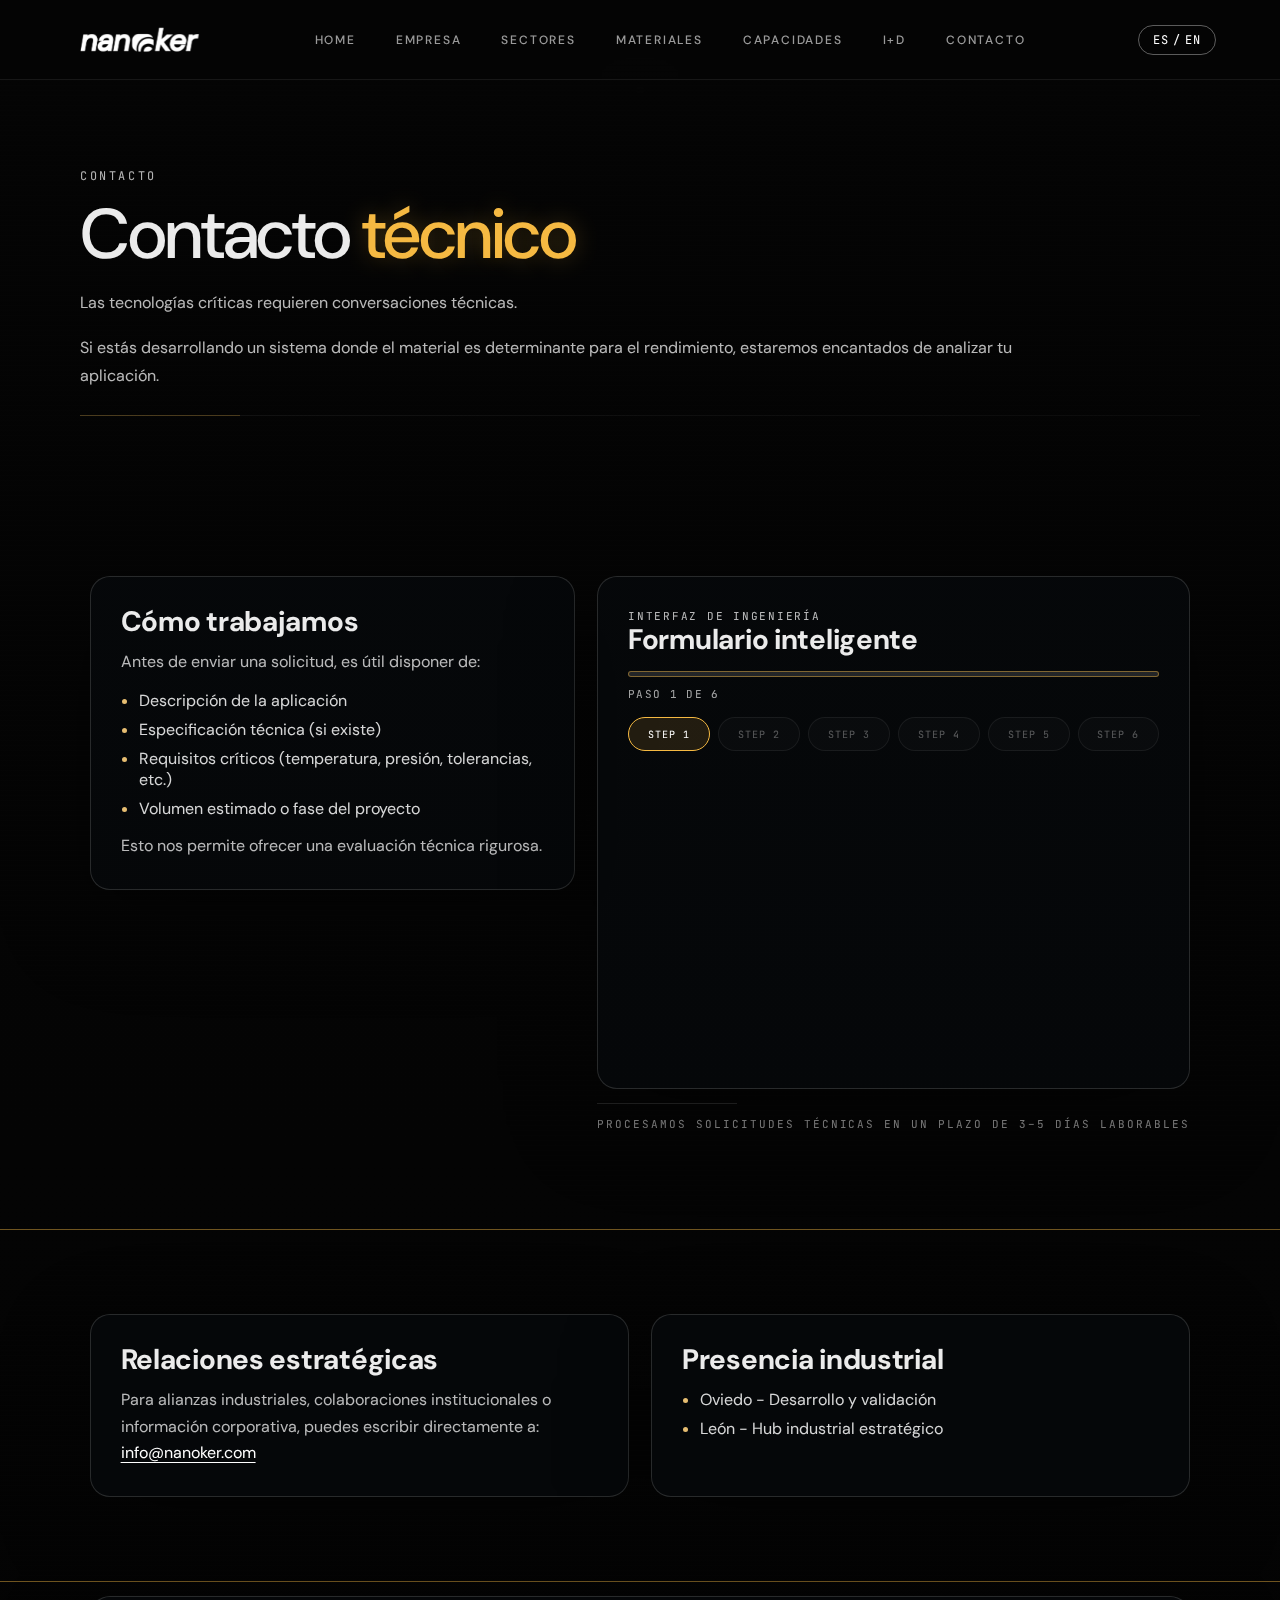
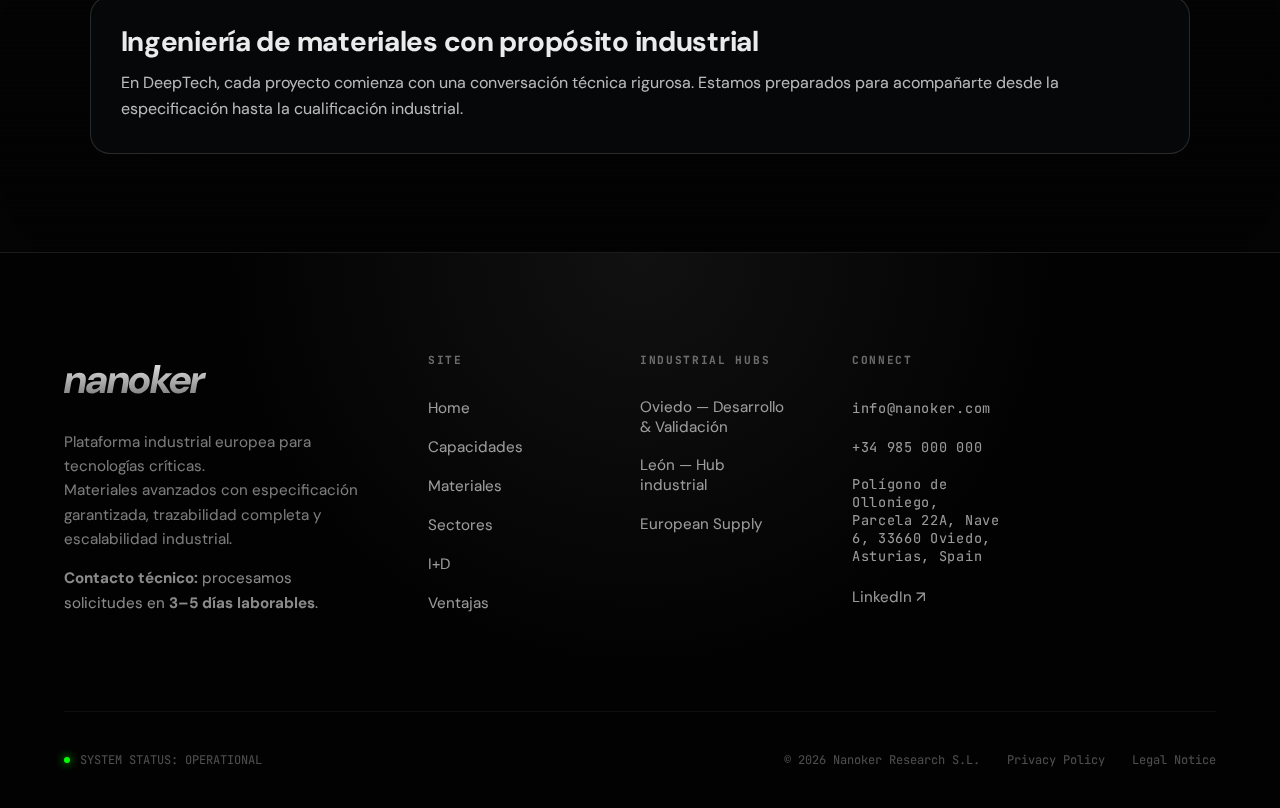
<file: contacto.html>
<!DOCTYPE html>
<html lang="es">
  <head>
    <meta charset="UTF-8" />
    <meta name="viewport" content="width=device-width, initial-scale=1.0" />
    <title>Contacto técnico | Nanoker</title>

    <link rel="icon" href="./favicon.ico" />
    <link rel="icon" type="image/png" sizes="32x32" href="./favicon-pack/favicon-32x32.png" />
    <link rel="icon" type="image/png" sizes="16x16" href="./favicon-pack/favicon-16x16.png" />
    <link rel="apple-touch-icon" sizes="180x180" href="./favicon-pack/apple-touch-icon.png" />
    <link rel="icon" type="image/png" sizes="192x192" href="./favicon-pack/android-chrome-192x192.png" />
    <link rel="icon" type="image/png" sizes="512x512" href="./favicon-pack/android-chrome-512x512.png" />
    <meta name="theme-color" content="#020202" />

    <link rel="preconnect" href="https://fonts.googleapis.com" />
    <link rel="preconnect" href="https://fonts.gstatic.com" crossorigin />
    <link
      href="https://fonts.googleapis.com/css2?family=DM+Sans:ital,opsz,wght@0,9..40,400;0,9..40,500;0,9..40,700;1,9..40,800&family=JetBrains+Mono:wght@400;500&display=swap"
      rel="stylesheet"
    />

    <link rel="stylesheet" href="css/style.css?v=11" />
    <link rel="stylesheet" href="css/contacto.css?v=2" />
  </head>

  <body class="contact-body">
    <nav class="nav" data-nav>
      <a href="./index.html" class="nav-logo" aria-label="Nanoker Home">
        <img src="./img/brand/logo-nanoker-26-hd.png" alt="Nanoker" />
      </a>

      <div class="nav-center">
        <a href="./index.html#top" class="nav-link">Home</a>
        <a href="empresa.html" class="nav-link">Empresa</a>
        <a href="sectores.html" class="nav-link">Sectores</a>
        <a href="materiales.html" class="nav-link">Materiales</a>
        <a href="capacidades.html" class="nav-link">Capacidades</a>
        <a href="id.html" class="nav-link">I+D</a>
        <a href="contacto.html" class="nav-link is-active" aria-current="page">Contacto</a>
      </div>

      <div class="nav-actions">
        <button class="nav-lang" type="button" aria-label="Language">
          <span class="is-active">ES</span> / <span>EN</span>
        </button>
      </div>

      <button class="nav-toggle" type="button" aria-label="Open menu" aria-expanded="false">
        ☰ <span class="sr-only">Open menu</span>
      </button>
    </nav>

    <main class="page contact-main" id="top">
      <header class="page-hero page-hero--contact" aria-labelledby="contact-title">
        <div class="page-hero__inner">
          <div class="page-hero__kicker">CONTACTO</div>

          <h1 class="page-hero__title" id="contact-title">
            Contacto <span class="page-hero__accent">técnico</span>
          </h1>

          <p class="page-hero__lead">
            Las tecnologías críticas requieren conversaciones técnicas.
          </p>

          <p class="page-hero__text">
            Si estás desarrollando un sistema donde el material es determinante para el rendimiento,
            estaremos encantados de analizar tu aplicación.
          </p>

          <div class="page-hero__rule" aria-hidden="true"></div>
        </div>
      </header>

      <section class="contact-section contact-layout" aria-label="Formulario técnico">
        <aside class="contact-panel contact-panel--focus" aria-labelledby="work-title">
          <h2 id="work-title">Cómo trabajamos</h2>
          <p>Antes de enviar una solicitud, es útil disponer de:</p>
          <ul class="contact-list">
            <li>Descripción de la aplicación</li>
            <li>Especificación técnica (si existe)</li>
            <li>Requisitos críticos (temperatura, presión, tolerancias, etc.)</li>
            <li>Volumen estimado o fase del proyecto</li>
          </ul>
          <p>Esto nos permite ofrecer una evaluación técnica rigurosa.</p>
        </aside>

        <div class="contact-form-stack">
          <section class="contact-panel contact-panel--wizard" id="wizard-form" aria-labelledby="wizard-title">
            <div class="wizard-head">
              <p class="wizard-kicker">INTERFAZ DE INGENIERÍA</p>
              <h2 id="wizard-title">Formulario inteligente</h2>
            </div>

            <div class="wizard-progress" aria-hidden="true">
              <div class="wizard-progress__bar"><span id="wizard-progress-fill"></span></div>
              <p id="wizard-progress-text">Paso 1 de 6</p>
            </div>

            <div class="wizard-steps" role="tablist" aria-label="Pasos del formulario">
              <button type="button" class="wizard-stepBtn is-current" data-step-jump="1" role="tab" aria-selected="true">Step 1</button>
              <button type="button" class="wizard-stepBtn" data-step-jump="2" role="tab" aria-selected="false">Step 2</button>
              <button type="button" class="wizard-stepBtn" data-step-jump="3" role="tab" aria-selected="false">Step 3</button>
              <button type="button" class="wizard-stepBtn" data-step-jump="4" role="tab" aria-selected="false">Step 4</button>
              <button type="button" class="wizard-stepBtn" data-step-jump="5" role="tab" aria-selected="false">Step 5</button>
              <button type="button" class="wizard-stepBtn" data-step-jump="6" role="tab" aria-selected="false">Step 6</button>
            </div>

            <form id="contact-tech-form" novalidate>
              <section class="wizard-step is-active" data-step="1" aria-hidden="false">
                <h3>Tipo de consulta</h3>
                <div class="chip-grid">
                  <input class="chip-input" type="checkbox" id="tipo-eval" name="tipo_consulta" value="Evaluación técnica de material" />
                  <label class="chip" for="tipo-eval">Evaluación técnica de material</label>

                  <input class="chip-input" type="checkbox" id="tipo-coeng" name="tipo_consulta" value="Desarrollo conjunto/ co-engineering" />
                  <label class="chip" for="tipo-coeng">Desarrollo conjunto/ co-engineering</label>

                  <input class="chip-input" type="checkbox" id="tipo-muestra" name="tipo_consulta" value="Solicitud de muestra" />
                  <label class="chip" for="tipo-muestra">Solicitud de muestra</label>

                  <input class="chip-input" type="checkbox" id="tipo-rfq" name="tipo_consulta" value="Solicitud de presupuesto (RFQ)" />
                  <label class="chip" for="tipo-rfq">Solicitud de presupuesto (RFQ)</label>

                  <input class="chip-input" type="checkbox" id="tipo-id" name="tipo_consulta" value="Colaboración I+D" />
                  <label class="chip" for="tipo-id">Colaboración I+D</label>

                  <input class="chip-input" type="checkbox" id="tipo-inv" name="tipo_consulta" value="Inversión/ institucional" />
                  <label class="chip" for="tipo-inv">Inversión/ institucional</label>

                  <input class="chip-input" type="checkbox" id="tipo-otro" name="tipo_consulta" value="Otro" />
                  <label class="chip" for="tipo-otro">Otro</label>
                </div>
              </section>

              <section class="wizard-step" data-step="2" aria-hidden="true">
                <h3>Sector</h3>
                <div class="chip-grid">
                  <input class="chip-input" type="checkbox" id="sector-industria" name="sector" value="Industria" />
                  <label class="chip" for="sector-industria">Industria</label>

                  <input class="chip-input" type="checkbox" id="sector-energia" name="sector" value="Energía" />
                  <label class="chip" for="sector-energia">Energía</label>

                  <input class="chip-input" type="checkbox" id="sector-salud" name="sector" value="Salud" />
                  <label class="chip" for="sector-salud">Salud</label>

                  <input class="chip-input" type="checkbox" id="sector-semi" name="sector" value="Semiconductores" />
                  <label class="chip" for="sector-semi">Semiconductores</label>

                  <input class="chip-input" type="checkbox" id="sector-fotonica" name="sector" value="Fotónica" />
                  <label class="chip" for="sector-fotonica">Fotónica</label>

                  <input class="chip-input" type="checkbox" id="sector-cuantica" name="sector" value="Cuántica" />
                  <label class="chip" for="sector-cuantica">Cuántica</label>

                  <input class="chip-input" type="checkbox" id="sector-defensa" name="sector" value="Defensa / Espacio" />
                  <label class="chip" for="sector-defensa">Defensa / Espacio</label>

                  <input class="chip-input" type="checkbox" id="sector-ciencia" name="sector" value="Ciencia e Infraestructuras" />
                  <label class="chip" for="sector-ciencia">Ciencia e Infraestructuras</label>
                </div>
              </section>

              <section class="wizard-step" data-step="3" aria-hidden="true">
                <h3>Material de interés (opcional)</h3>
                <div class="chip-grid">
                  <input class="chip-input" type="checkbox" id="material-diamante" name="material" value="Diamante evo" />
                  <label class="chip" for="material-diamante">Diamante evo</label>

                  <input class="chip-input" type="checkbox" id="material-sic" name="material" value="SiC" />
                  <label class="chip" for="material-sic">SiC</label>

                  <input class="chip-input" type="checkbox" id="material-zafiro" name="material" value="Zafiro" />
                  <label class="chip" for="material-zafiro">Zafiro</label>

                  <input class="chip-input" type="checkbox" id="material-ceramicas" name="material" value="Cerámicas técnicas" />
                  <label class="chip" for="material-ceramicas">Cerámicas técnicas</label>

                  <input class="chip-input" type="checkbox" id="material-composites" name="material" value="Composites térmicos" />
                  <label class="chip" for="material-composites">Composites térmicos</label>

                  <input class="chip-input" type="checkbox" id="material-nodef" name="material" value="No definido" />
                  <label class="chip" for="material-nodef">No definido</label>
                </div>
                <button type="button" class="step-next-btn" id="step3-next-btn">Continuar</button>
              </section>

              <section class="wizard-step" data-step="4" aria-hidden="true">
                <h3>Información técnica</h3>
                <label for="tech-info" class="sr-only">Información técnica</label>
                <textarea
                  id="tech-info"
                  name="informacion_tecnica"
                  rows="8"
                  placeholder="Describe tu aplicación, entorno operativo y requisitos clave."
                ></textarea>
                <button type="button" class="step-next-btn" id="step4-next-btn">Continuar</button>
              </section>

              <section class="wizard-step" data-step="5" aria-hidden="true">
                <h3>Datos de contacto</h3>
                <div class="input-grid">
                  <div>
                    <label for="nombre">Nombre *</label>
                    <input id="nombre" name="nombre" type="text" required />
                  </div>

                  <div>
                    <label for="empresa">Empresa *</label>
                    <input id="empresa" name="empresa" type="text" required />
                  </div>

                  <div>
                    <label for="cargo">Cargo</label>
                    <input id="cargo" name="cargo" type="text" />
                  </div>

                  <div>
                    <label for="email">Email corporativo *</label>
                    <input id="email" name="email" type="email" required />
                  </div>

                  <div>
                    <label for="pais">País *</label>
                    <input id="pais" name="pais" type="text" required />
                  </div>

                  <div>
                    <label for="telefono">Teléfono (opcional)</label>
                    <input id="telefono" name="telefono" type="tel" />
                  </div>
                </div>
                <button type="button" class="step-next-btn" id="step5-next-btn">Continuar</button>
              </section>

              <section class="wizard-step" data-step="6" aria-hidden="true">
                <h3>Enviar solicitud</h3>
                <button type="submit" class="submit-btn" id="submit-btn">Enviar solicitud técnica</button>
                <p class="form-note">Procesamos solicitudes técnicas en un plazo de 3-5 días laborables.</p>
                <p id="form-status" class="form-status" aria-live="polite"></p>
              </section>
            </form>
          </section>
          <p class="contact-processing-note">
            PROCESAMOS SOLICITUDES TÉCNICAS EN UN PLAZO DE 3–5 DÍAS LABORABLES
          </p>
        </div>
      </section>

      <section class="contact-section contact-section--duo">
        <article class="contact-panel">
          <h2>Relaciones estratégicas</h2>
          <p>
            Para alianzas industriales, colaboraciones institucionales o información corporativa, puedes escribir
            directamente a:
          </p>
          <p><a href="mailto:info@nanoker.com">info@nanoker.com</a></p>
        </article>

        <article class="contact-panel">
          <h2>Presencia industrial</h2>
          <ul class="contact-list">
            <li>Oviedo - Desarrollo y validación</li>
            <li>León - Hub industrial estratégico</li>
          </ul>
        </article>
      </section>

      <section class="contact-section contact-section--close">
        <article class="contact-panel contact-panel--close">
          <h2>Ingeniería de materiales con propósito industrial</h2>
          <p>
            En DeepTech, cada proyecto comienza con una conversación técnica rigurosa.
            Estamos preparados para acompañarte desde la especificación hasta la cualificación industrial.
          </p>
        </article>
      </section>
    </main>

    <footer class="footer" id="contact">
      <div class="footer-grid">
        <div class="f-brand">
          <h3>nanoker</h3>
          <p>
            Plataforma industrial europea para tecnologías críticas.<br />
            Materiales avanzados con especificación garantizada, trazabilidad completa y escalabilidad industrial.
          </p>
          <p style="margin-top:12px; opacity:.9;"><b>Contacto técnico:</b> procesamos solicitudes en <b>3–5 días laborables</b>.</p>
        </div>

        <div class="f-col">
          <h4>Site</h4>
          <ul>
            <li><a href="./index.html#top">Home</a></li>
            <li><a href="./index.html#sec-platform">Capacidades</a></li>
            <li><a href="./index.html#sec-materials">Materiales</a></li>
            <li><a href="./index.html#sec-sectors">Sectores</a></li>
            <li><a href="./index.html#sec-rnd">I+D</a></li>
            <li><a href="./index.html#sec-sovereignty">Ventajas</a></li>
          </ul>
        </div>

        <div class="f-col">
          <h4>Industrial Hubs</h4>
          <ul>
            <li><a href="#">Oviedo — Desarrollo &amp; Validación</a></li>
            <li><a href="#">León — Hub industrial</a></li>
            <li><a href="#">European Supply</a></li>
          </ul>
        </div>

        <div class="f-col">
          <h4>Connect</h4>
          <ul>
            <li><a href="mailto:info@nanoker.com" class="contact-data">info@nanoker.com</a></li>
            <li><a href="tel:+34985000000" class="contact-data">+34 985 000 000</a></li>
            <li>
              <a
                href="https://www.google.com/maps/search/?api=1&query=Pol%C3%ADgono+de+Olloniego%2C+Parcela+22A%2C+Nave+6%2C+33660+Oviedo%2C+Asturias%2C+Spain"
                class="contact-data"
                target="_blank"
                rel="noopener noreferrer"
              >
                Polígono de Olloniego, Parcela 22A, Nave 6, 33660 Oviedo, Asturias, Spain
              </a>
            </li>
            <li style="margin-top: 20px;">
              <a href="https://www.linkedin.com/company/nanoker-research-sl/">LinkedIn ↗</a>
            </li>
          </ul>
        </div>
      </div>

      <div class="f-copy">
        <div class="system-status">
          <div class="status-dot"></div>
          <span>SYSTEM STATUS: OPERATIONAL</span>
        </div>

        <div>
          <span>© 2026 Nanoker Research S.L.</span>
          <a href="#">Privacy Policy</a>
          <a href="#">Legal Notice</a>
        </div>
      </div>
    </footer>

    <script src="./js/contacto.js?v=2" defer></script>
  </body>
</html>
</file>
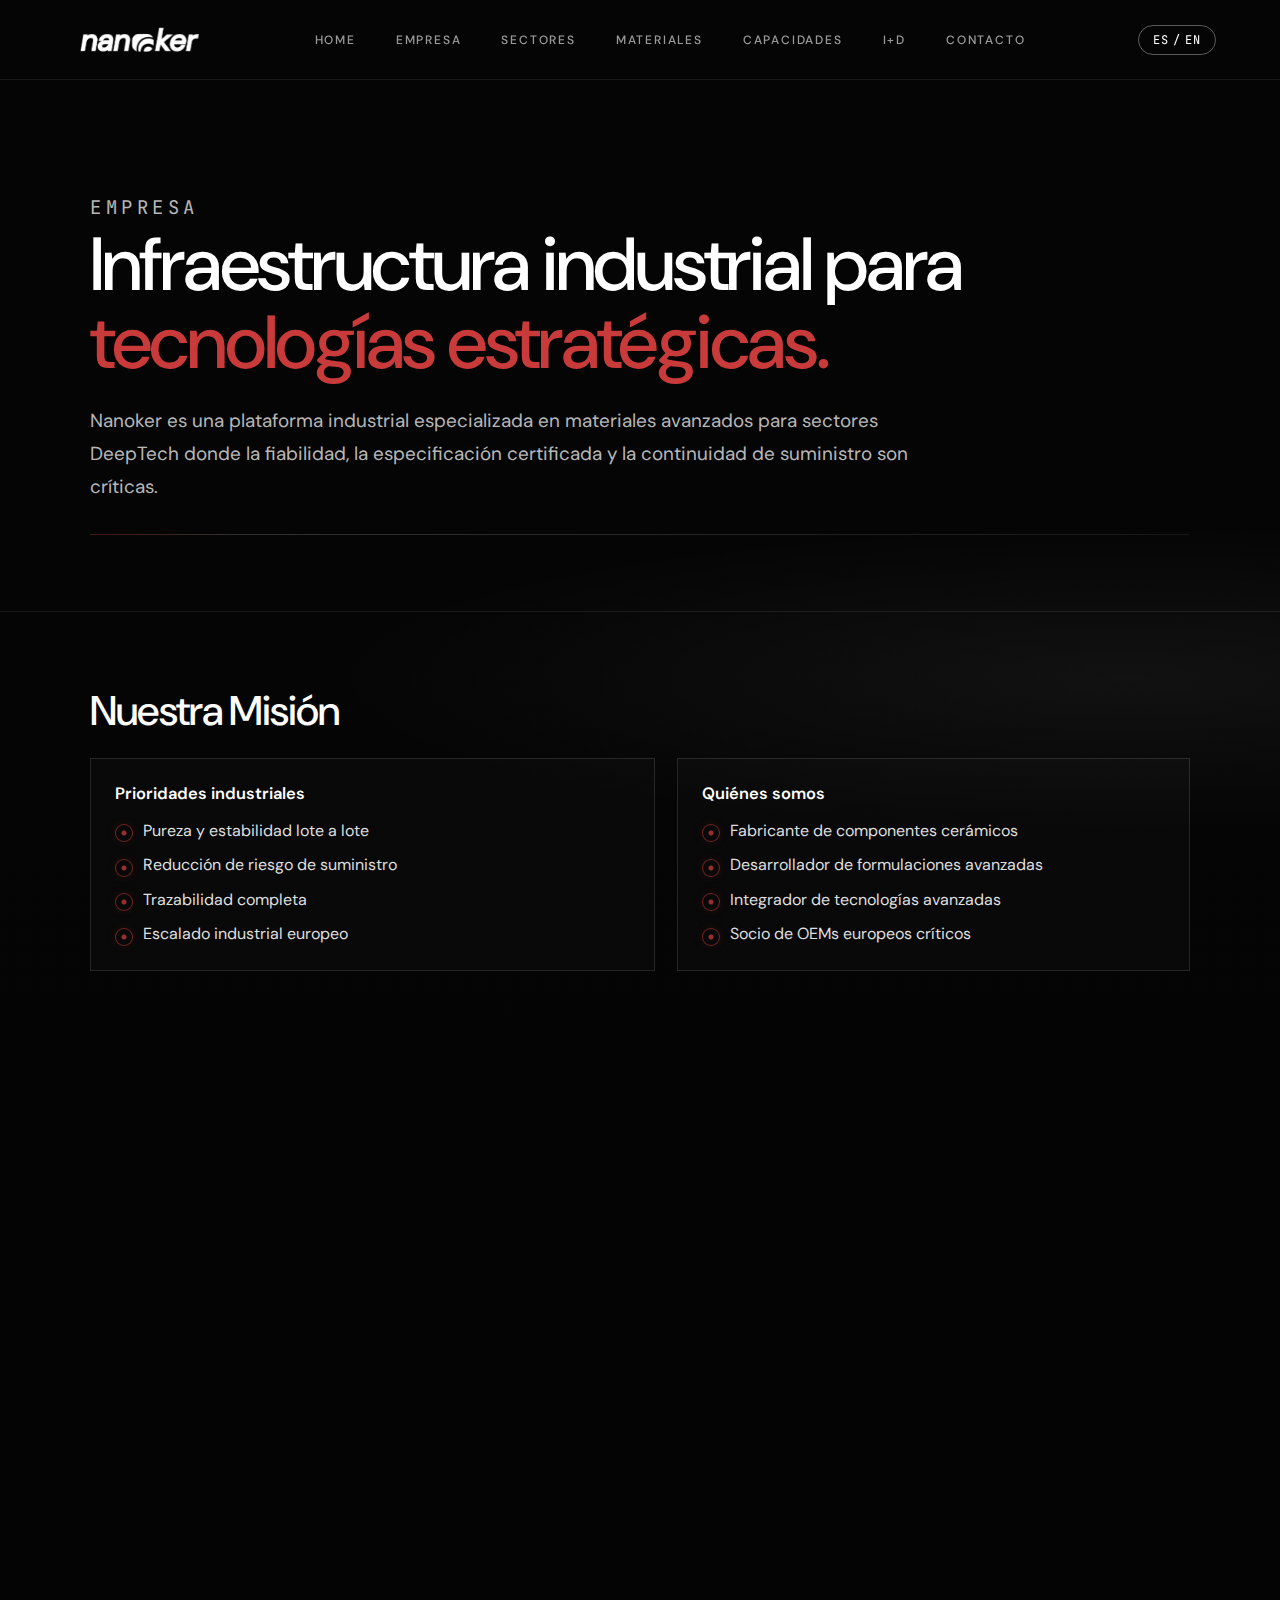
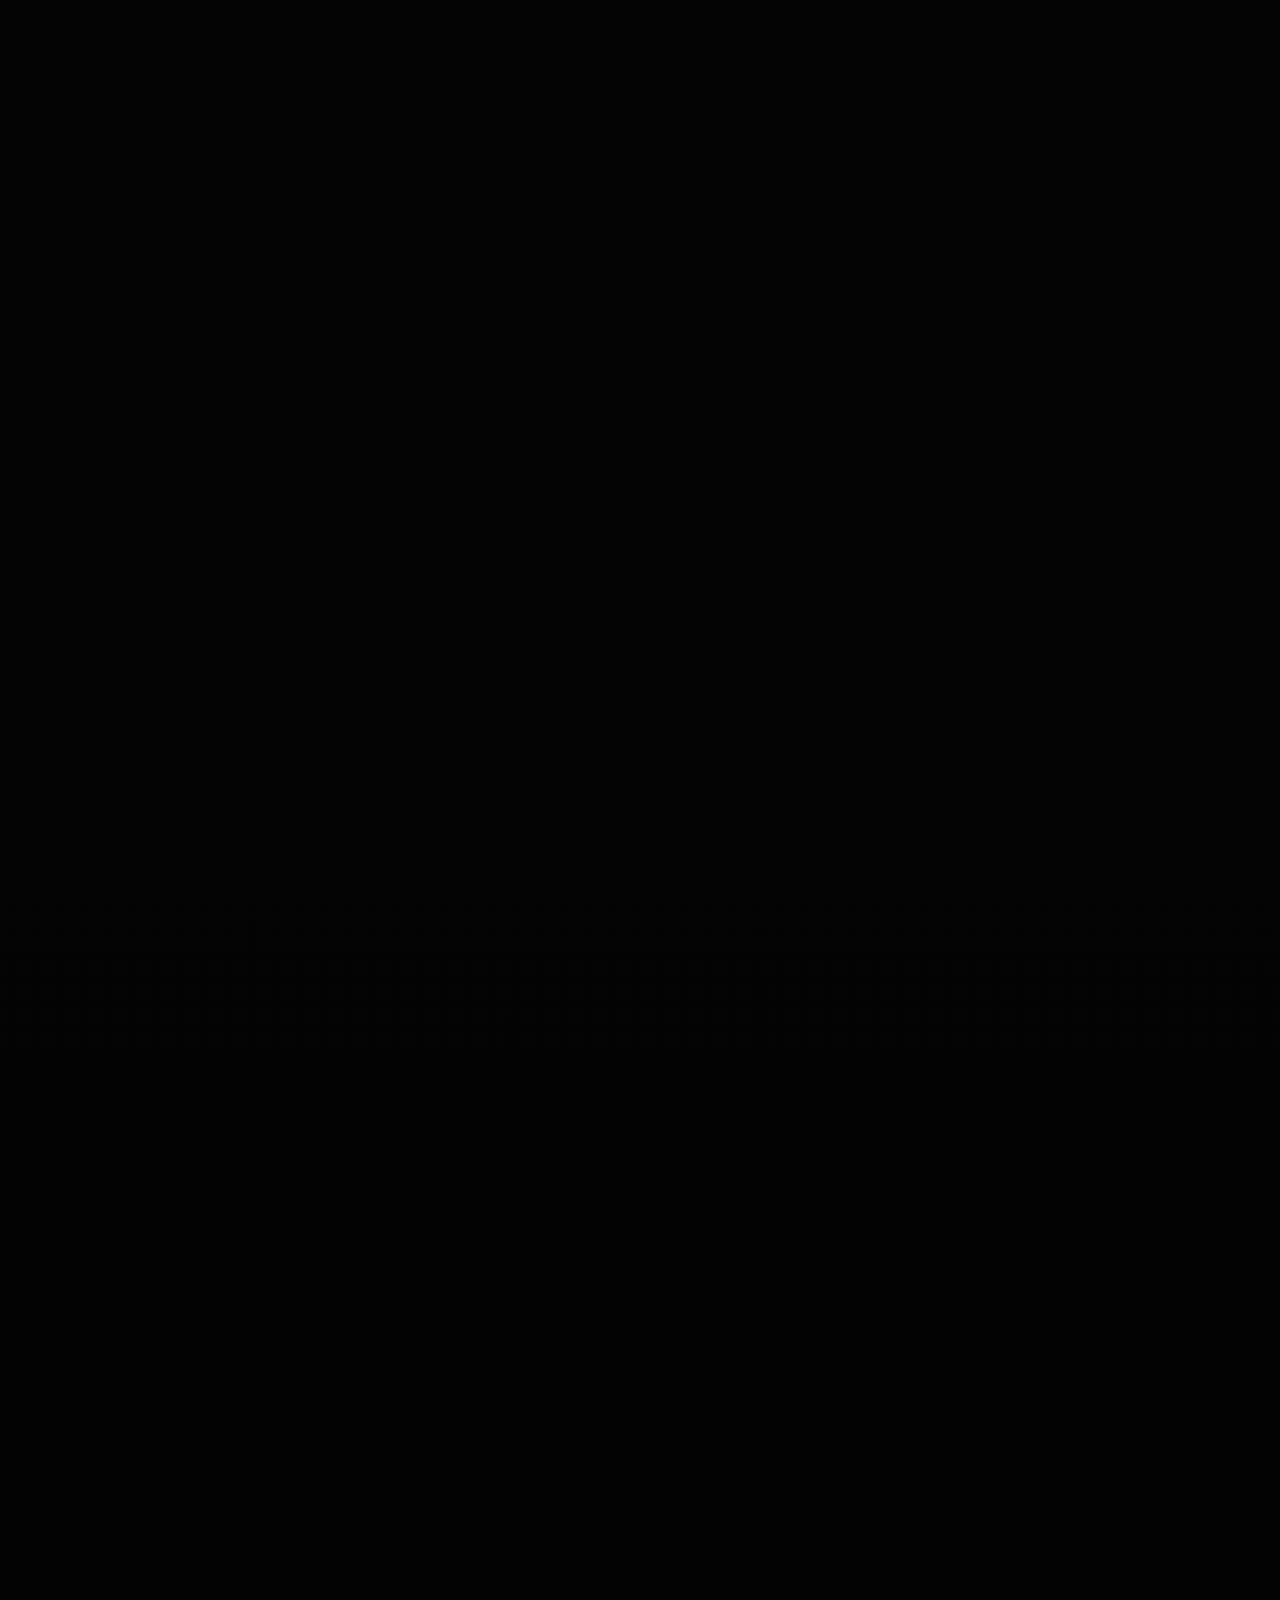
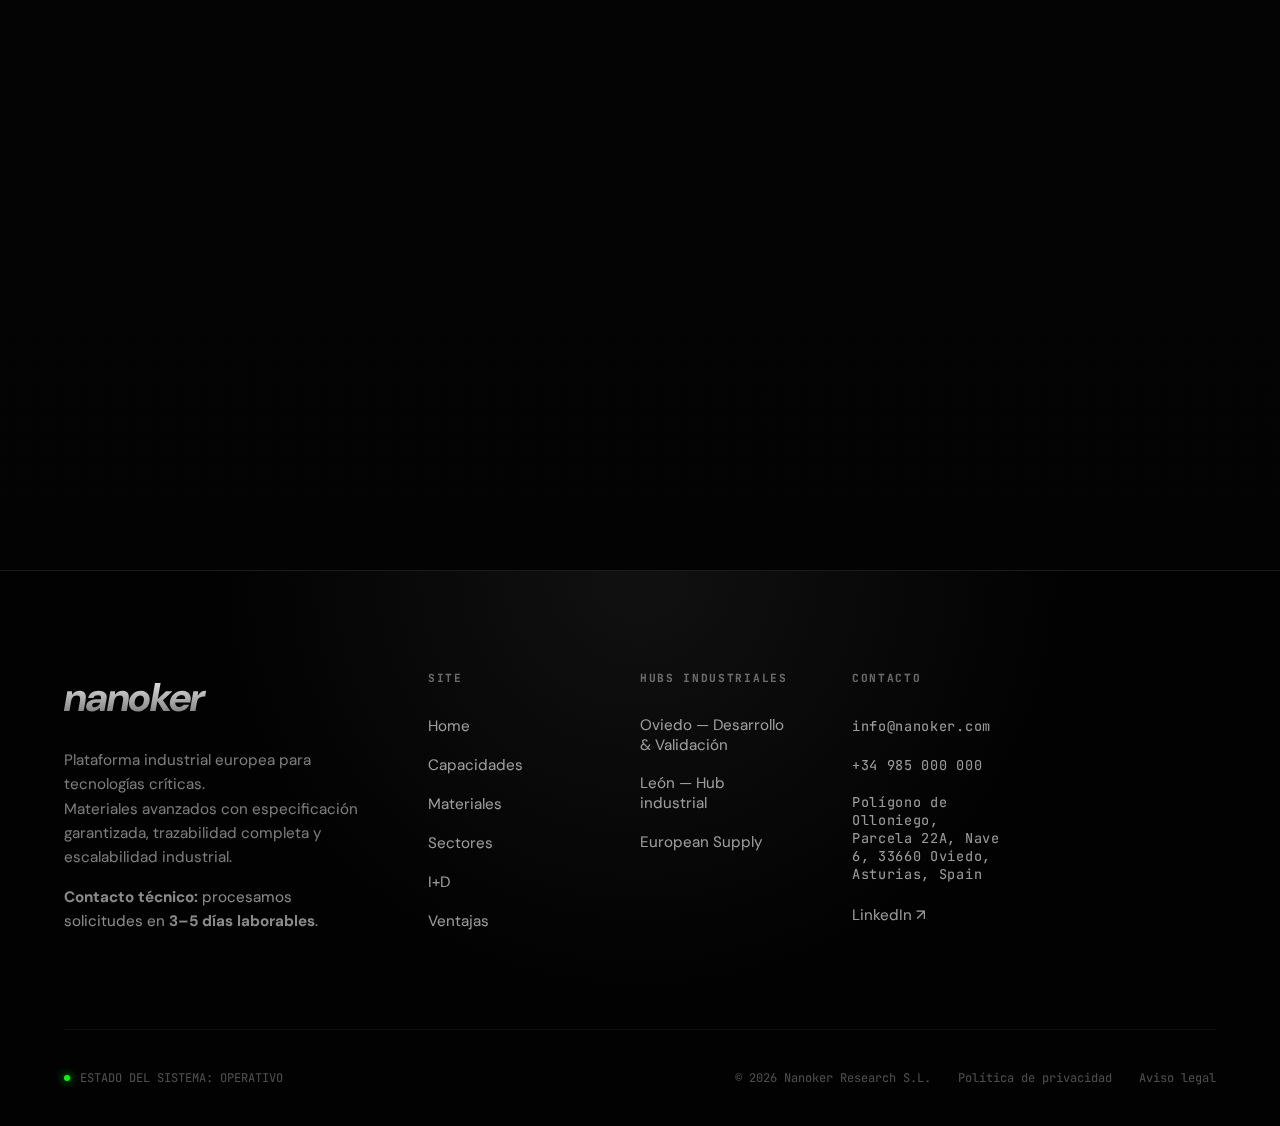
<file: empresa.html>
<!DOCTYPE html>
<html lang="es">
  <head>
    <meta charset="UTF-8" />
    <meta name="viewport" content="width=device-width, initial-scale=1.0" />
    <title>Nanoker | Empresa</title>

    <link rel="icon" href="./favicon.ico" />
    <link rel="icon" type="image/png" sizes="32x32" href="./favicon-pack/favicon-32x32.png" />
    <link rel="icon" type="image/png" sizes="16x16" href="./favicon-pack/favicon-16x16.png" />
    <link rel="apple-touch-icon" sizes="180x180" href="./favicon-pack/apple-touch-icon.png" />
    <link rel="icon" type="image/png" sizes="192x192" href="./favicon-pack/android-chrome-192x192.png" />
    <link rel="icon" type="image/png" sizes="512x512" href="./favicon-pack/android-chrome-512x512.png" />
    <meta name="theme-color" content="#020202" />

    <link rel="preconnect" href="https://fonts.googleapis.com" />
    <link rel="preconnect" href="https://fonts.gstatic.com" crossorigin />
    <link
      href="https://fonts.googleapis.com/css2?family=DM+Sans:ital,opsz,wght@0,9..40,400;0,9..40,500;0,9..40,700;1,9..40,800&family=JetBrains+Mono:wght@400;500&display=swap"
      rel="stylesheet"
    />

    <link rel="stylesheet" href="css/style.css?v=11" />

    <style>
      :root {
        --empresa-bg: #050505;
        --empresa-surface: rgba(255, 255, 255, 0.02);
        --empresa-surface-strong: rgba(255, 255, 255, 0.04);
        --empresa-border: rgba(255, 255, 255, 0.12);
        --empresa-dim: rgba(255, 255, 255, 0.72);
        --empresa-red: #c93b3b;
        --empresa-red-soft: rgba(201, 59, 59, 0.32);
      }

      body.empresa-page {
        background: var(--empresa-bg);
      }

      body.empresa-page::before {
        opacity: 0.06;
      }

      .empresa-main {
        position: relative;
        padding-top: var(--nav-h);
        background:
          radial-gradient(90% 220px at 88% 18%, rgba(255, 255, 255, 0.05), transparent 70%),
          linear-gradient(180deg, #050505 0%, #040404 45%, #030303 100%);
      }

      .empresa-main::before {
        content: "";
        position: absolute;
        inset: 0;
        pointer-events: none;
        z-index: 0;
        background-image: radial-gradient(rgba(255, 255, 255, 0.08) 0.35px, transparent 0.35px);
        background-size: 3px 3px;
        opacity: 0.035;
      }

      .empresa-main > * {
        position: relative;
        z-index: 1;
      }

      .empresa-container {
        width: min(1100px, calc(100% - 40px));
        margin: 0 auto;
      }

      .empresa-section {
        padding: 72px 0;
        border-top: 1px solid rgba(255, 255, 255, 0.08);
      }

      .empresa-section h2 {
        margin: 0 0 20px;
        font-size: clamp(1.9rem, 4.5vw, 2.6rem);
        font-weight: 500;
        letter-spacing: -0.02em;
      }

      .empresa-subtitle {
        margin: 0 0 28px;
        font-family: var(--font-tech);
        font-size: 0.76rem;
        letter-spacing: 0.18em;
        text-transform: uppercase;
        color: rgba(255, 255, 255, 0.62);
      }

      .empresa-hero {
        padding: 88px 0 76px;
        border-top: 0;
      }

      .empresa-eyebrow {
        margin: 0 0 16px;
        font-family: var(--font-tech);
        font-size: 0.74rem;
        letter-spacing: 0.24em;
        text-transform: uppercase;
        color: rgba(255, 255, 255, 0.72);
      }

      .empresa-hero h1 {
        margin: 0;
        max-width: 980px;
        font-size: clamp(2.2rem, 6.4vw, 4.7rem);
        line-height: 1.04;
        font-weight: 500;
        letter-spacing: -0.03em;
      }

      .empresa-accent {
        color: var(--empresa-red);
      }

      .empresa-hero p {
        margin: 24px 0 0;
        max-width: 880px;
        color: var(--empresa-dim);
        line-height: 1.74;
        font-size: clamp(1.02rem, 2vw, 1.18rem);
      }

      .hero-divider {
        margin-top: 30px;
        height: 1px;
        width: 100%;
        background: linear-gradient(
          90deg,
          var(--empresa-red-soft) 0%,
          rgba(255, 255, 255, 0.18) 14%,
          rgba(255, 255, 255, 0.07) 100%
        );
      }

      .mission-grid {
        display: grid;
        grid-template-columns: 1.1fr 1fr;
        gap: 22px;
      }

      .mission-card {
        border: 1px solid var(--empresa-border);
        background: var(--empresa-surface);
        padding: 24px;
      }

      .mission-card h3 {
        margin: 0 0 16px;
        font-size: 1.03rem;
        font-weight: 600;
      }

      .empresa-list {
        list-style: none;
        margin: 0;
        padding: 0;
        display: grid;
        gap: 12px;
      }

      .empresa-list li {
        display: flex;
        align-items: flex-start;
        gap: 10px;
        color: rgba(255, 255, 255, 0.88);
      }

      .empresa-list li::before {
        content: "";
        width: 16px;
        height: 16px;
        margin-top: 0.28em;
        border-radius: 50%;
        border: 1px solid rgba(201, 59, 59, 0.55);
        background: radial-gradient(circle at 50% 50%, rgba(201, 59, 59, 0.75) 0 2px, transparent 3px);
        box-shadow: 0 0 10px rgba(201, 59, 59, 0.14);
        flex: 0 0 16px;
      }

      .platform-grid {
        display: grid;
        grid-template-columns: repeat(4, minmax(0, 1fr));
        gap: 14px;
      }

      .platform-card {
        border: 1px solid var(--empresa-border);
        background: var(--empresa-surface-strong);
        min-height: 140px;
        padding: 18px;
        display: flex;
        flex-direction: column;
        gap: 18px;
        transition: border-color 220ms ease, box-shadow 220ms ease, transform 220ms ease;
      }

      .platform-card:hover {
        transform: translateY(-2px);
        border-color: rgba(201, 59, 59, 0.45);
        box-shadow: 0 0 18px rgba(201, 59, 59, 0.1);
      }

      .platform-card svg {
        width: 20px;
        height: 20px;
        color: rgba(255, 255, 255, 0.82);
      }

      .platform-card h3 {
        margin: 0;
        font-size: 1.02rem;
        font-weight: 500;
        line-height: 1.35;
      }

      .alliance-band {
        border-top: 1px solid rgba(255, 255, 255, 0.08);
        border-bottom: 1px solid rgba(255, 255, 255, 0.08);
        padding: 18px 0;
      }

      .alliance-grid {
        display: grid;
        grid-template-columns: repeat(4, minmax(0, 1fr));
        gap: 12px;
      }

      .alliance-item {
        display: flex;
        align-items: center;
        gap: 10px;
        padding: 10px 12px;
        border: 1px solid rgba(255, 255, 255, 0.08);
        background: rgba(255, 255, 255, 0.01);
        font-size: 0.95rem;
        color: rgba(255, 255, 255, 0.9);
      }

      .alliance-item svg {
        width: 16px;
        height: 16px;
        color: rgba(201, 59, 59, 0.9);
        flex: 0 0 16px;
      }

      .infra-list {
        max-width: 620px;
      }

      .empresa-quote {
        padding: 96px 0;
        text-align: center;
        background: linear-gradient(180deg, rgba(255, 255, 255, 0), rgba(255, 255, 255, 0.015), rgba(255, 255, 255, 0));
      }

      .empresa-quote p {
        margin: 0 auto;
        max-width: 780px;
        font-size: clamp(1.7rem, 5vw, 3.2rem);
        line-height: 1.22;
        letter-spacing: -0.02em;
        color: rgba(255, 255, 255, 0.93);
        text-wrap: balance;
      }

      [data-reveal] {
        opacity: 0;
        transform: translateY(8px);
        transition: opacity 420ms ease, transform 420ms ease;
      }

      [data-reveal].is-visible {
        opacity: 1;
        transform: translateY(0);
      }

      @media (max-width: 1024px) {
        .platform-grid {
          grid-template-columns: repeat(2, minmax(0, 1fr));
        }
      }

      @media (max-width: 820px) {
        .mission-grid,
        .alliance-grid {
          grid-template-columns: 1fr;
        }

        .empresa-section {
          padding: 58px 0;
        }
      }

      @media (max-width: 640px) {
        .platform-grid {
          grid-template-columns: 1fr;
        }
      }

      @media (prefers-reduced-motion: reduce) {
        [data-reveal],
        .platform-card {
          transition: none;
          transform: none;
          opacity: 1;
        }
      }
    </style>
  </head>

  <body class="empresa-page">
    <nav class="nav" data-nav>
      <a href="./index.html" class="nav-logo" aria-label="Nanoker Home">
        <img src="./img/brand/logo-nanoker-26-hd.png" alt="Nanoker" />
      </a>

      <div class="nav-center">
        <a href="./index.html#top" class="nav-link" data-i18n="nav.home">Home</a>
        <a href="empresa.html" class="nav-link is-active" data-i18n="nav.company">Empresa</a>
        <a href="sectores.html" class="nav-link" data-i18n="nav.sectors">Sectores</a>
        <a href="materiales.html" class="nav-link" data-i18n="nav.materials">Materiales</a>
        <a href="capacidades.html" class="nav-link" data-i18n="nav.capabilities">Capacidades</a>
        <a href="id.html" class="nav-link" data-i18n="nav.rnd">I+D</a>
        <a href="#contact" class="nav-link" data-i18n="nav.contact">Contacto</a>
      </div>

      <div class="nav-actions">
        <button class="nav-lang" type="button" data-lang-toggle aria-label="Language">
          <span class="is-active">ES</span> / <span>EN</span>
        </button>
      </div>

      <button class="nav-toggle" type="button" aria-label="Open menu" aria-expanded="false">
        ☰ <span class="sr-only" data-i18n="nav.menu">Open menu</span>
      </button>
    </nav>

    <main class="empresa-main" id="top">
      <section class="empresa-section empresa-hero" data-reveal>
        <div class="empresa-container">
          <p class="empresa-eyebrow">EMPRESA</p>
          <h1>
            Infraestructura industrial para
            <span class="empresa-accent">tecnologías estratégicas.</span>
          </h1>
          <p>
            Nanoker es una plataforma industrial especializada en materiales avanzados para sectores DeepTech donde
            la fiabilidad, la especificación certificada y la continuidad de suministro son críticas.
          </p>
          <div class="hero-divider" aria-hidden="true"></div>
        </div>
      </section>

      <section class="empresa-section" data-reveal>
        <div class="empresa-container">
          <h2>Nuestra Misión</h2>
          <div class="mission-grid">
            <article class="mission-card">
              <h3>Prioridades industriales</h3>
              <ul class="empresa-list">
                <li>Pureza y estabilidad lote a lote</li>
                <li>Reducción de riesgo de suministro</li>
                <li>Trazabilidad completa</li>
                <li>Escalado industrial europeo</li>
              </ul>
            </article>

            <article class="mission-card">
              <h3>Quiénes somos</h3>
              <ul class="empresa-list">
                <li>Fabricante de componentes cerámicos</li>
                <li>Desarrollador de formulaciones avanzadas</li>
                <li>Integrador de tecnologías avanzadas</li>
                <li>Socio de OEMs europeos críticos</li>
              </ul>
            </article>
          </div>
        </div>
      </section>

      <section class="empresa-section" data-reveal>
        <div class="empresa-container">
          <h2>Plataforma <span class="empresa-accent">Integrada</span></h2>
          <p class="empresa-subtitle">Integración vertical completa</p>
          <div class="platform-grid">
            <article class="platform-card">
              <svg viewBox="0 0 24 24" fill="none" stroke="currentColor" stroke-width="1.4">
                <path d="M4 17h16M6 14l3-4 3 2 5-6" />
                <circle cx="9" cy="10" r="1.4" />
              </svg>
              <h3>Síntesis &amp; Crecimiento</h3>
            </article>
            <article class="platform-card">
              <svg viewBox="0 0 24 24" fill="none" stroke="currentColor" stroke-width="1.4">
                <path d="M4 18h16M7 18V9l5-3 5 3v9" />
                <path d="M10 13h4" />
              </svg>
              <h3>Mecanizado de Precisión</h3>
            </article>
            <article class="platform-card">
              <svg viewBox="0 0 24 24" fill="none" stroke="currentColor" stroke-width="1.4">
                <path d="M5 16h14M7 16V8h10v8" />
                <path d="M10 11h4M12 8v8" />
              </svg>
              <h3>Acabado &amp; Metrología</h3>
            </article>
            <article class="platform-card">
              <svg viewBox="0 0 24 24" fill="none" stroke="currentColor" stroke-width="1.4">
                <path d="M5 12l4 4 10-10" />
                <rect x="4" y="4" width="16" height="16" rx="2" />
              </svg>
              <h3>QA &amp; Control</h3>
            </article>
          </div>
        </div>
      </section>

      <section class="empresa-section" data-reveal>
        <div class="empresa-container">
          <h2>Alianza Tecnológica Estratégica</h2>
          <p>
            Nanoker integra capacidades tecnológicas avanzadas en crecimiento de diamante monocristalino y control de
            dopaje a escala atómica, ampliando el portfolio hacia aplicaciones cuánticas, térmicas y semiconductoras
            de próxima generación.
          </p>
          <div class="alliance-band">
            <div class="alliance-grid">
              <div class="alliance-item">
                <svg viewBox="0 0 24 24" fill="none" stroke="currentColor" stroke-width="1.4">
                  <path d="M12 3.5l7 5.5-2.5 9H7.5L5 9l7-5.5z" />
                  <path d="M5 9h14M9.5 9l2.5 9 2.5-9" />
                </svg>
                Diamante CVD
              </div>
              <div class="alliance-item">
                <svg viewBox="0 0 24 24" fill="none" stroke="currentColor" stroke-width="1.4">
                  <path d="M12 3l7 4v10l-7 4-7-4V7l7-4z" />
                  <path d="M5 7l7 4 7-4M12 11v10" />
                </svg>
                Silicon Carbide
              </div>
              <div class="alliance-item">
                <svg viewBox="0 0 24 24" fill="none" stroke="currentColor" stroke-width="1.4">
                  <path d="M12 3.5l5.5 3.8v9.2L12 20.5l-5.5-4V7.3L12 3.5z" />
                  <path d="M12 3.5v17M6.5 7.3l5.5 4 5.5-4" />
                </svg>
                Zafiro
              </div>
              <div class="alliance-item">
                <svg viewBox="0 0 24 24" fill="none" stroke="currentColor" stroke-width="1.4">
                  <rect x="5.5" y="5" width="13" height="3.5" rx="0.8" />
                  <rect x="4.5" y="10.2" width="15" height="3.5" rx="0.8" />
                  <rect x="6.5" y="15.4" width="11" height="3.5" rx="0.8" />
                </svg>
                Cerámicas extremas
              </div>
            </div>
          </div>
        </div>
      </section>

      <section class="empresa-section" data-reveal>
        <div class="empresa-container">
          <h2>Infraestructura Industrial</h2>
          <ul class="empresa-list infra-list">
            <li>Cualificación técnica progresiva (6–24 meses según sector)</li>
            <li>Escalado en oleadas</li>
            <li>Operación 24/7</li>
            <li>Disponibilidad &gt;95%</li>
          </ul>
        </div>
      </section>

      <section class="empresa-section" data-reveal>
        <div class="empresa-container">
          <h2>Ventaja estructural europea</h2>
          <p class="empresa-subtitle">Energía, sostenibilidad y soberanía</p>
          <p>
            La fabricación de materiales avanzados es intensiva en energía. Operar en un entorno con energía
            renovable competitiva y baja intensidad de carbono proporciona:
          </p>
          <ul class="empresa-list infra-list">
            <li>Ventaja estructural de coste</li>
            <li>Cumplimiento CBAM</li>
            <li>Acceso a mercados exigentes (defensa, aeroespacial, automoción premium)</li>
            <li>Seguridad jurídica e IP europea</li>
          </ul>
          <p>
            No es solo una cuestión medioambiental.<br />
            Es una ventaja competitiva permanente.
          </p>
        </div>
      </section>

      <section class="empresa-section" data-reveal>
        <div class="empresa-container">
          <h2>Nuestro enfoque</h2>
          <p class="empresa-subtitle">Cómo trabajamos con nuestros clientes</p>
          <ol class="empresa-list infra-list">
            <li>Definimos la especificación crítica del material</li>
            <li>Validamos técnica y metrológicamente</li>
            <li>Cualificamos bajo estándares sectoriales</li>
            <li>Escalamos producción con repetibilidad industrial</li>
          </ol>
          <p>Nos integramos en los roadmaps tecnológicos del cliente.</p>
        </div>
      </section>

      <section class="empresa-section" data-reveal>
        <div class="empresa-container">
          <h2>Visión</h2>
          <p class="empresa-subtitle">Infraestructura estratégica para la DeepTech europea</p>
          <p>
            Europa no puede liderar en semiconductores avanzados, tecnologías cuánticas o sistemas de defensa sin
            controlar los materiales que los hacen posibles.<br />
            Nanoker trabaja para construir esa base industrial.
          </p>
        </div>
      </section>

      <section class="empresa-section empresa-quote" data-reveal>
        <div class="empresa-container">
          <p>Quien controla el material controla la tecnología.</p>
        </div>
      </section>
    </main>

    <footer class="footer" id="contact">
      <div class="footer-grid">
        <div class="f-brand">
          <h3 data-i18n="footer.brandTitle">nanoker</h3>
          <p data-i18n-html="footer.brandTextHtml">
            Plataforma industrial europea para tecnologías críticas.<br />
            Materiales avanzados con especificación garantizada, trazabilidad completa y escalabilidad industrial.
          </p>
          <p style="margin-top: 12px; opacity: 0.9" data-i18n-html="footer.noteHtml">
            <b>Contacto técnico:</b> procesamos solicitudes en <b>3–5 días laborables</b>.
          </p>
        </div>

        <div class="f-col">
          <h4 data-i18n="footer.colSite.title">Site</h4>
          <ul>
            <li><a href="./index.html#top" data-i18n="footer.colSite.links.home">Home</a></li>
            <li><a href="./index.html#sec-platform" data-i18n="footer.colSite.links.capabilities">Capacidades</a></li>
            <li><a href="./index.html#sec-materials" data-i18n="footer.colSite.links.materials">Materiales</a></li>
            <li><a href="./index.html#sec-sectors" data-i18n="footer.colSite.links.sectors">Sectores</a></li>
            <li><a href="./index.html#sec-rnd" data-i18n="footer.colSite.links.rnd">I+D</a></li>
            <li><a href="./index.html#sec-sovereignty" data-i18n="footer.colSite.links.advantages">Ventajas</a></li>
          </ul>
        </div>

        <div class="f-col">
          <h4 data-i18n="footer.colHubs.title">Industrial Hubs</h4>
          <ul>
            <li><a href="#" data-i18n="footer.colHubs.links.oviedo">Oviedo — Desarrollo & Validación</a></li>
            <li><a href="#" data-i18n="footer.colHubs.links.leon">León — Hub industrial</a></li>
            <li><a href="#" data-i18n="footer.colHubs.links.supply">European Supply</a></li>
          </ul>
        </div>

        <div class="f-col">
          <h4 data-i18n="footer.colConnect.title">Connect</h4>
          <ul>
            <li><a href="mailto:info@nanoker.com" class="contact-data">info@nanoker.com</a></li>
            <li><a href="tel:+34985000000" class="contact-data">+34 985 000 000</a></li>
            <li>
              <a
                href="https://www.google.com/maps/search/?api=1&query=Pol%C3%ADgono+de+Olloniego%2C+Parcela+22A%2C+Nave+6%2C+33660+Oviedo%2C+Asturias%2C+Spain"
                class="contact-data"
                target="_blank"
                rel="noopener noreferrer"
              >
                Polígono de Olloniego, Parcela 22A, Nave 6, 33660 Oviedo, Asturias, Spain
              </a>
            </li>
            <li style="margin-top: 20px">
              <a href="https://www.linkedin.com/company/nanoker-research-sl/" data-i18n="footer.colConnect.links.linkedin">LinkedIn ↗</a>
            </li>
          </ul>
        </div>
      </div>

      <div class="f-copy">
        <div class="system-status">
          <div class="status-dot"></div>
          <span>
            <span data-i18n="footer.system.label">SYSTEM STATUS:</span>
            <span data-i18n="footer.system.value">OPERATIONAL</span>
          </span>
        </div>

        <div>
          <span data-i18n="footer.legal.copyright">© 2026 Nanoker Research S.L.</span>
          <a href="#" data-i18n="footer.legal.privacy">Privacy Policy</a>
          <a href="#" data-i18n="footer.legal.notice">Legal Notice</a>
        </div>
      </div>
    </footer>

    <script>
      (function () {
        const nav = document.querySelector("[data-nav]");
        const btn = document.querySelector(".nav-toggle");
        const links = document.querySelectorAll(".nav-center .nav-link");
        if (nav && btn) {
          btn.addEventListener("click", () => {
            const open = !nav.classList.contains("is-open");
            nav.classList.toggle("is-open", open);
            btn.setAttribute("aria-expanded", open ? "true" : "false");
          });
        }

        links.forEach((a) => {
          a.addEventListener("click", () => {
            nav?.classList.remove("is-open");
            btn?.setAttribute("aria-expanded", "false");
          });
        });

        const revealEls = document.querySelectorAll("[data-reveal]");
        if (!("IntersectionObserver" in window)) {
          revealEls.forEach((el) => el.classList.add("is-visible"));
          return;
        }

        const io = new IntersectionObserver(
          (entries) => {
            entries.forEach((entry) => {
              if (entry.isIntersecting) entry.target.classList.add("is-visible");
            });
          },
          { threshold: 0.14, rootMargin: "0px 0px -8% 0px" }
        );
        revealEls.forEach((el) => io.observe(el));
      })();
    </script>

    <script type="module">
      import { initLanguageSwitcher } from "./js/lang.js";

      initLanguageSwitcher({ observeDOM: true });
    </script>
  </body>
</html>
</file>
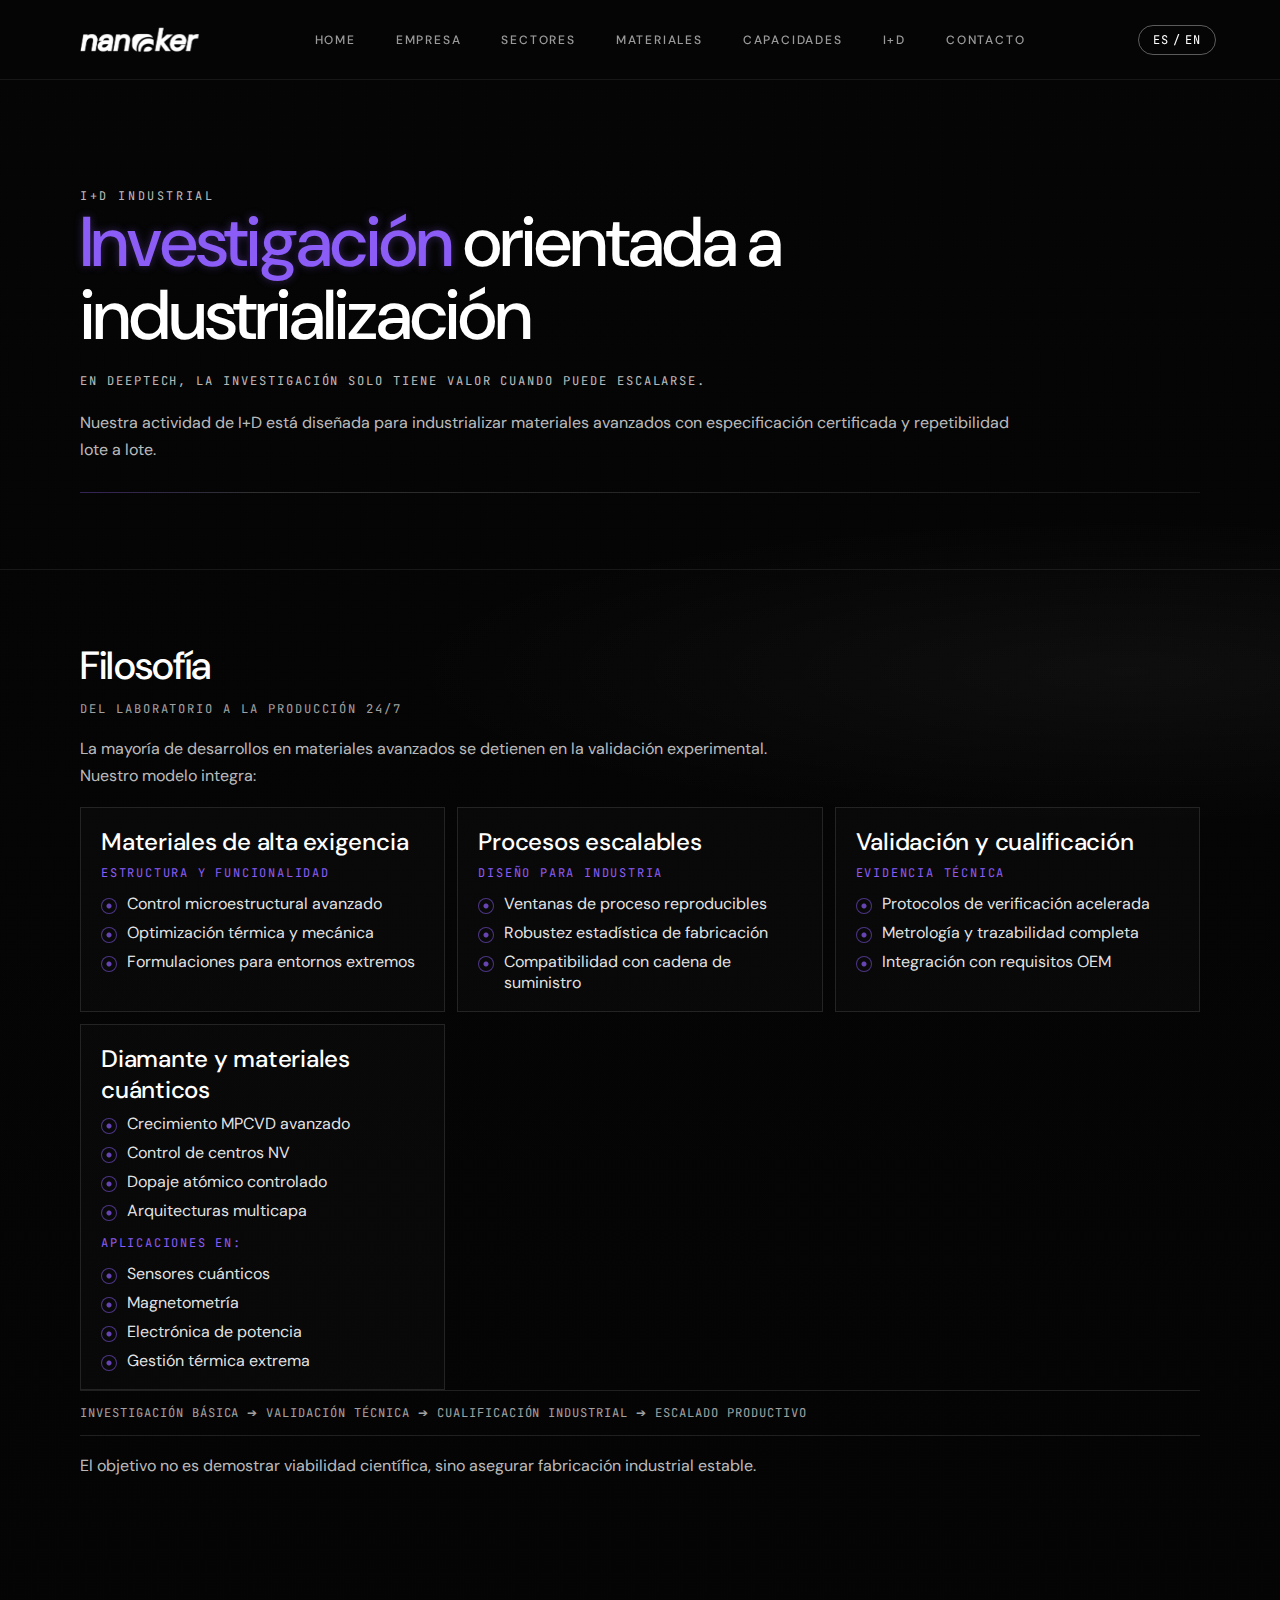
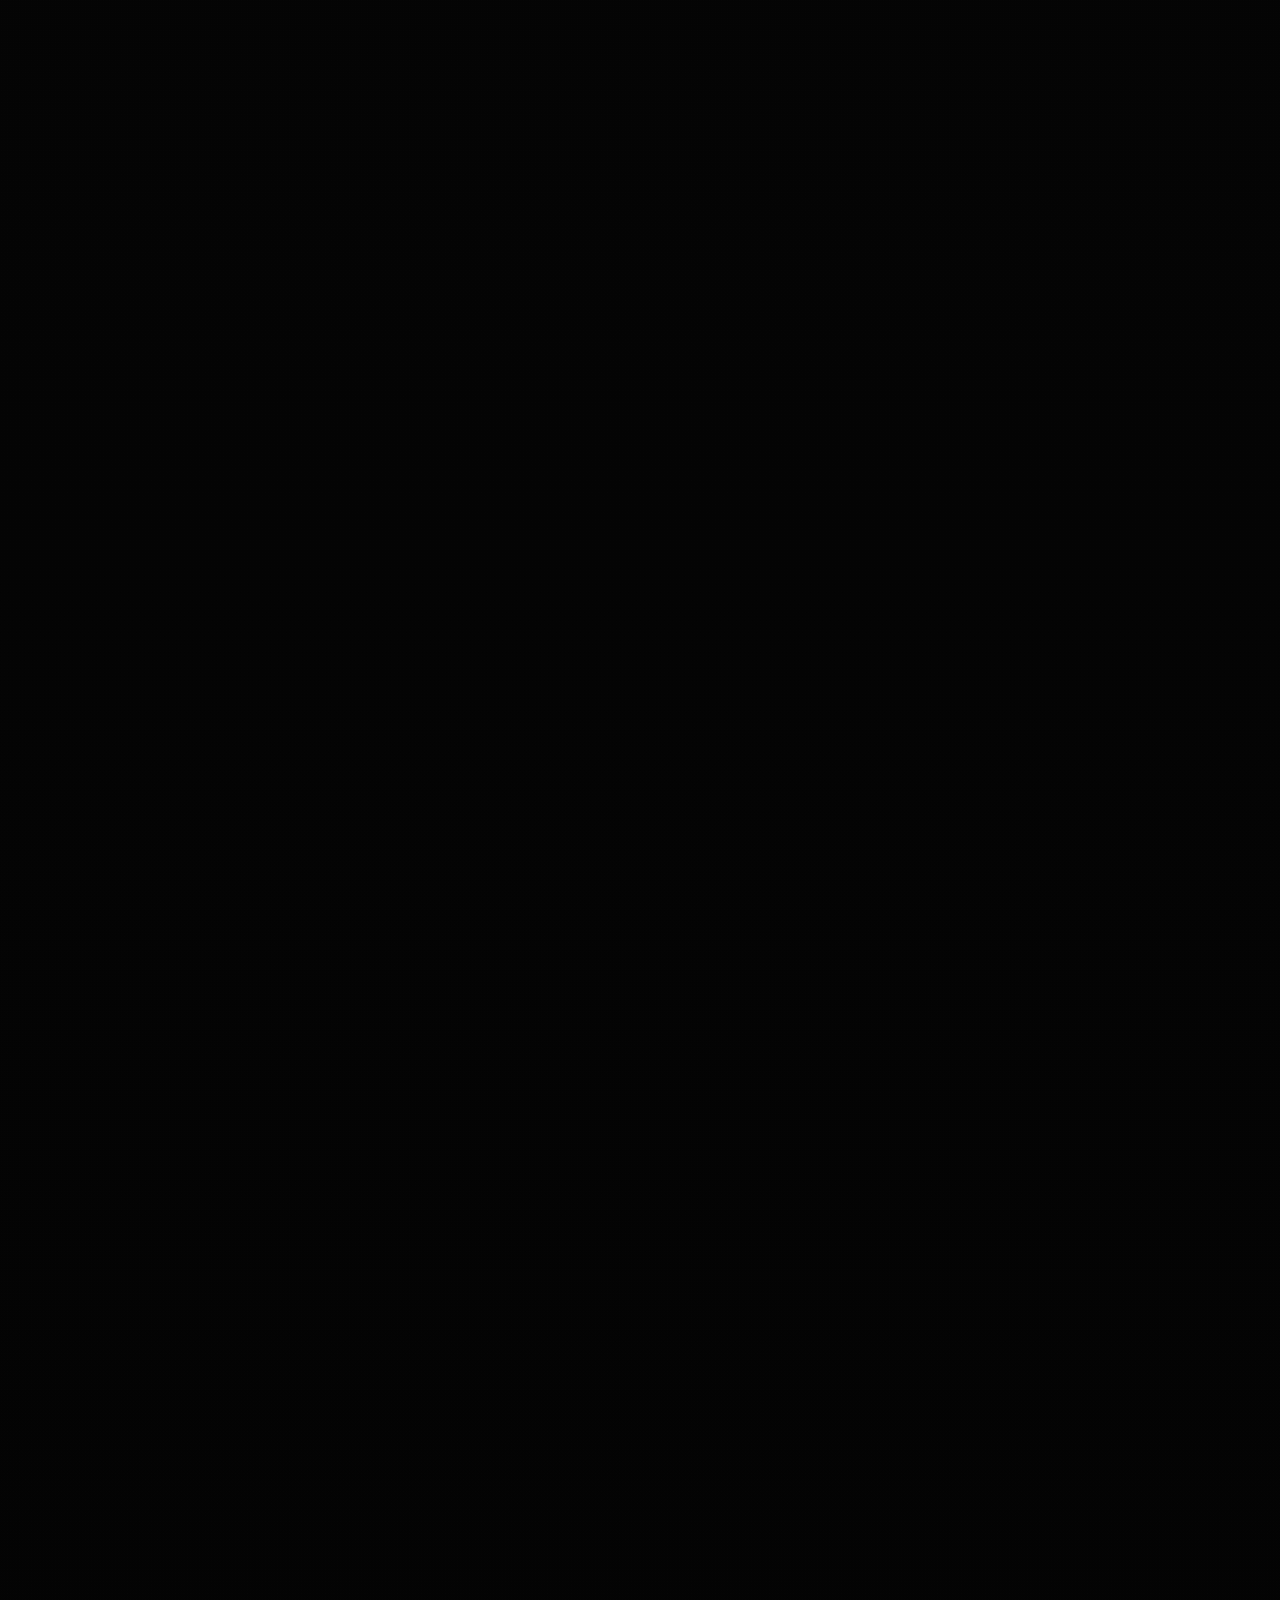
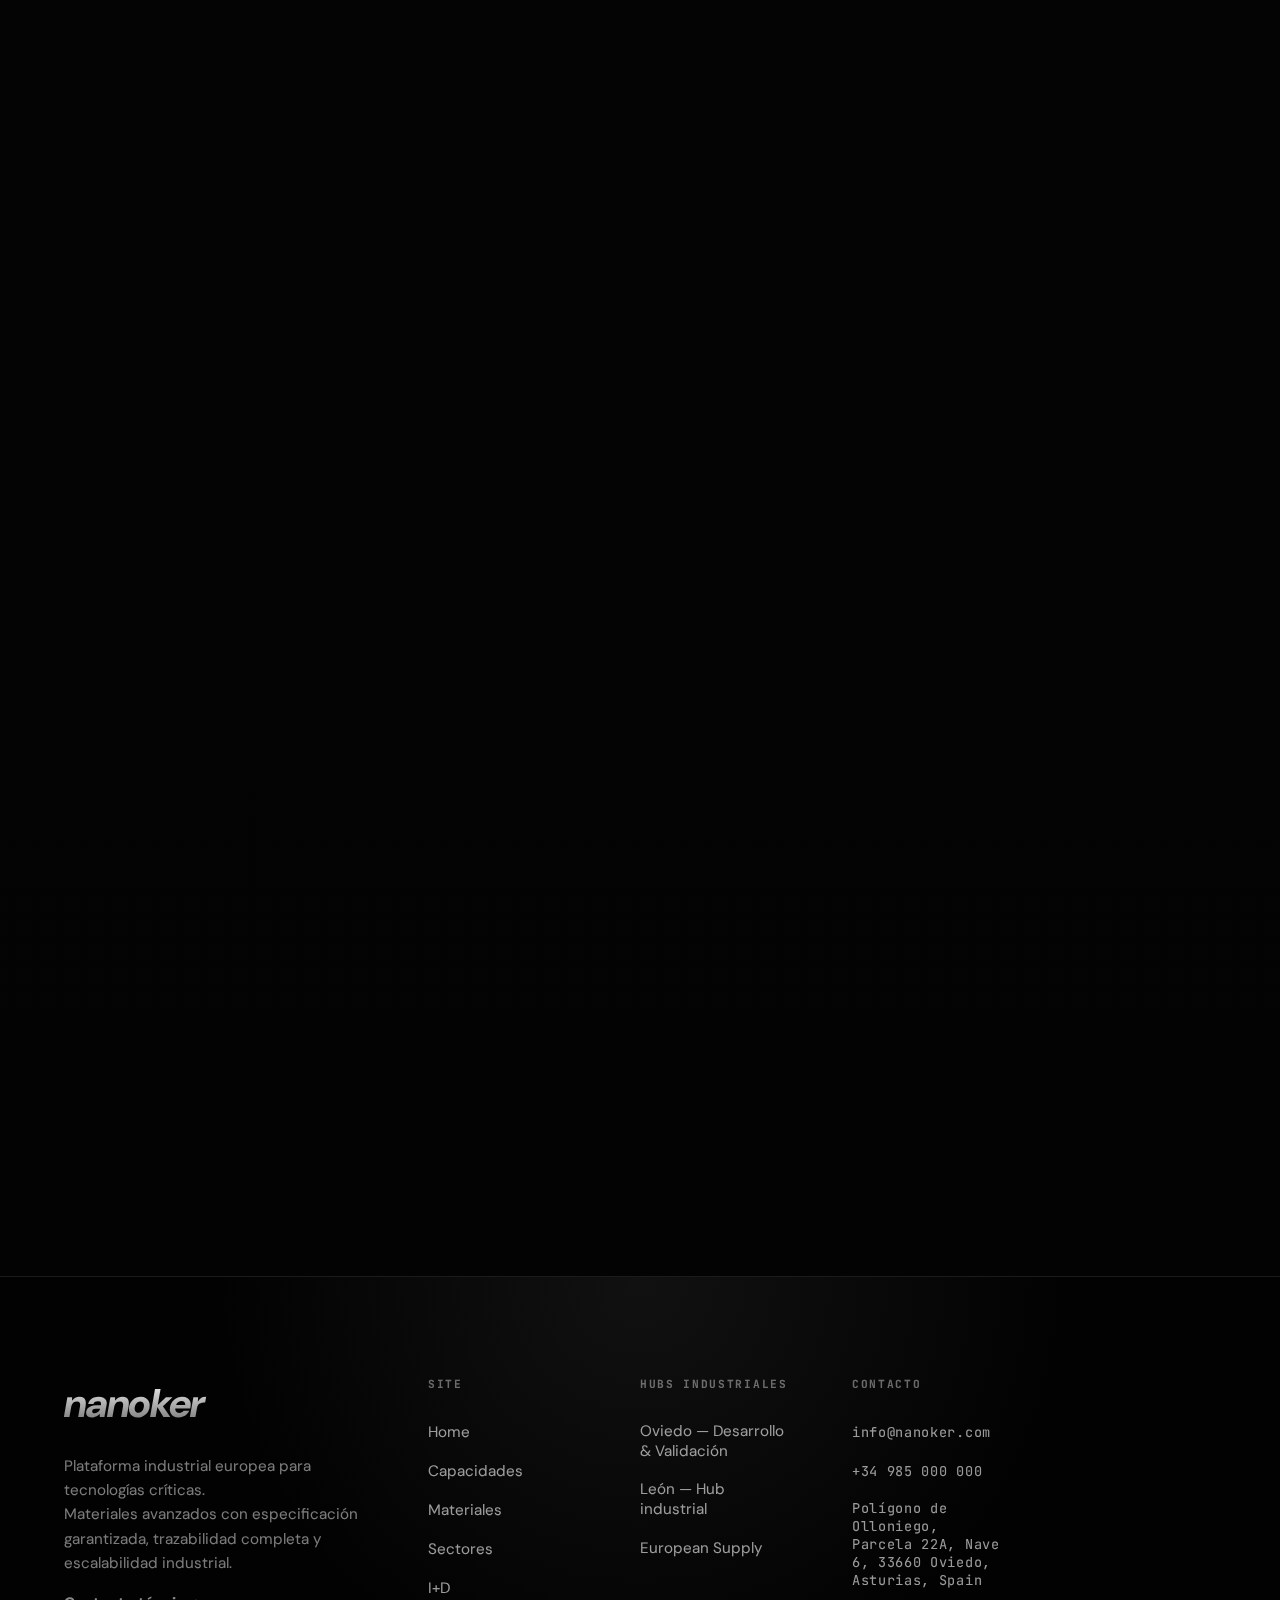
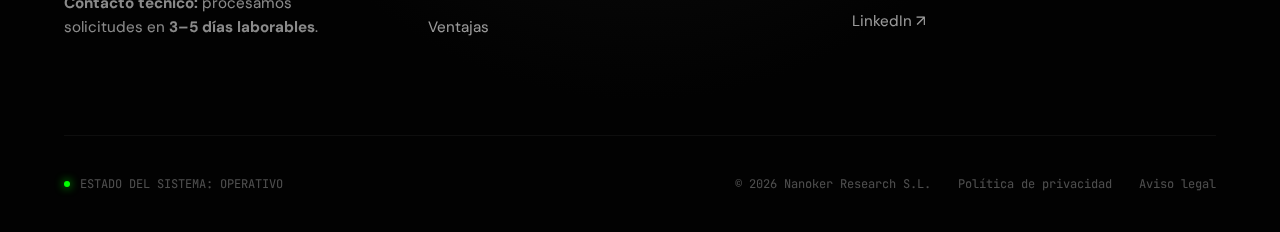
<file: id.html>
<!DOCTYPE html>
<html lang="es">
  <head>
    <meta charset="UTF-8" />
    <meta name="viewport" content="width=device-width, initial-scale=1.0" />
    <title>Nanoker | Investigación e Innovación</title>

    <link rel="icon" href="./favicon.ico" />
    <link rel="icon" type="image/png" sizes="32x32" href="./favicon-pack/favicon-32x32.png" />
    <link rel="icon" type="image/png" sizes="16x16" href="./favicon-pack/favicon-16x16.png" />
    <link rel="apple-touch-icon" sizes="180x180" href="./favicon-pack/apple-touch-icon.png" />
    <link rel="icon" type="image/png" sizes="192x192" href="./favicon-pack/android-chrome-192x192.png" />
    <link rel="icon" type="image/png" sizes="512x512" href="./favicon-pack/android-chrome-512x512.png" />
    <meta name="theme-color" content="#020202" />

    <link rel="preconnect" href="https://fonts.googleapis.com" />
    <link rel="preconnect" href="https://fonts.gstatic.com" crossorigin />
    <link
      href="https://fonts.googleapis.com/css2?family=DM+Sans:ital,opsz,wght@0,9..40,400;0,9..40,500;0,9..40,700;1,9..40,800&family=JetBrains+Mono:wght@400;500&display=swap"
      rel="stylesheet"
    />

    <link rel="stylesheet" href="css/style.css?v=11" />

    <style>
      body.id-page { background: #050505; }
      body.id-page::before { opacity: 0.06; }

      .id-main {
        position: relative;
        padding-top: var(--nav-h);
        background:
          radial-gradient(82% 220px at 88% 15%, rgba(255, 255, 255, 0.04), transparent 70%),
          linear-gradient(180deg, #050505 0%, #040404 48%, #030303 100%);
      }
      .id-main::before {
        content: "";
        position: absolute;
        inset: 0;
        pointer-events: none;
        z-index: 0;
        background-image: radial-gradient(rgba(255, 255, 255, 0.09) 0.35px, transparent 0.35px);
        background-size: 3px 3px;
        opacity: 0.03;
      }
      .id-main > * { position: relative; z-index: 1; }

      .page-id {
        --id-accent: #8B5CF6;
        --id-accent-soft: rgba(139, 92, 246, 0.34);
        --id-border: rgba(255, 255, 255, 0.11);
        --id-dim: rgba(255, 255, 255, 0.74);
        --id-surface: rgba(255, 255, 255, 0.02);
      }

      .page-id .id-accent { color: var(--id-accent); }
      .page-id .id-glow { text-shadow: 0 0 8px rgba(139, 92, 246, 0.35); }

      .id-container { width: min(1120px, calc(100% - 40px)); margin: 0 auto; }
      .id-section { padding: 70px 0; border-top: 1px solid rgba(255, 255, 255, 0.08); }
      .id-hero { border-top: 0; padding: 88px 0 76px; }

      .id-eyebrow {
        margin: 0 0 14px;
        font-family: var(--font-tech);
        font-size: 0.74rem;
        letter-spacing: 0.22em;
        text-transform: uppercase;
        color: rgba(255, 255, 255, 0.7);
      }

      .id-hero h1 {
        margin: 0;
        font-size: clamp(2.3rem, 6vw, 4.4rem);
        letter-spacing: -0.03em;
        line-height: 1.04;
        font-weight: 500;
      }

      .id-hero p {
        margin: 18px 0 0;
        max-width: 940px;
        color: var(--id-dim);
        line-height: 1.7;
      }

      .id-divider {
        margin-top: 28px;
        height: 1px;
        width: 100%;
        background: linear-gradient(90deg, var(--id-accent-soft) 0%, rgba(255, 255, 255, 0.17) 16%, rgba(255, 255, 255, 0.08) 100%);
      }

      .id-heading {
        margin: 0 0 10px;
        font-size: clamp(1.7rem, 4vw, 2.45rem);
        letter-spacing: -0.02em;
        font-weight: 500;
      }

      .id-subtitle {
        margin: 0 0 18px;
        font-family: var(--font-tech);
        font-size: 0.76rem;
        letter-spacing: 0.16em;
        text-transform: uppercase;
        color: rgba(255, 255, 255, 0.64);
      }

      .id-text { margin: 0 0 18px; color: var(--id-dim); line-height: 1.7; max-width: 940px; }

      .id-list {
        margin: 0;
        padding: 0;
        list-style: none;
        display: grid;
        gap: 8px;
      }
      .id-list li {
        display: flex;
        gap: 10px;
        align-items: flex-start;
        color: rgba(255, 255, 255, 0.9);
      }
      .id-list li::before {
        content: "";
        width: 14px;
        height: 14px;
        margin-top: 0.3em;
        border-radius: 50%;
        border: 1px solid rgba(139, 92, 246, 0.52);
        background: radial-gradient(circle at 50% 50%, rgba(139, 92, 246, 0.72) 0 2px, transparent 3px);
        flex: 0 0 14px;
      }

      .id-grid { display: grid; grid-template-columns: repeat(3, minmax(0, 1fr)); gap: 12px; }
      .id-card {
        border: 1px solid var(--id-border);
        background: var(--id-surface);
        padding: 18px 20px;
      }
      .id-card h3 {
        margin: 0 0 8px;
        font-size: clamp(1.2rem, 2vw, 1.5rem);
        letter-spacing: -0.01em;
        font-weight: 500;
      }
      .id-claim {
        margin: 0 0 12px;
        font-family: var(--font-tech);
        font-size: 0.75rem;
        letter-spacing: 0.15em;
        text-transform: uppercase;
        color: var(--id-accent);
      }

      .id-rail {
        border-top: 1px solid var(--id-border);
        border-bottom: 1px solid var(--id-border);
        padding: 14px 0;
      }
      .id-rail-tags {
        margin: 0;
        display: flex;
        flex-wrap: wrap;
        gap: 10px;
        padding: 0;
        list-style: none;
      }
      .id-rail-tags li {
        border: 1px solid rgba(139, 92, 246, 0.33);
        padding: 7px 12px;
        font-family: var(--font-tech);
        font-size: 0.7rem;
        letter-spacing: 0.08em;
        text-transform: uppercase;
        color: rgba(255, 255, 255, 0.78);
      }

      [data-reveal] { opacity: 0; transform: translateY(8px); transition: opacity 420ms ease, transform 420ms ease; }
      [data-reveal].is-visible { opacity: 1; transform: translateY(0); }

      @media (max-width: 980px) {
        .id-grid { grid-template-columns: 1fr; }
      }
      @media (prefers-reduced-motion: reduce) {
        [data-reveal] { opacity: 1; transform: none; transition: none; }
      }
    </style>
  </head>

  <body class="id-page">
    <nav class="nav" data-nav>
      <a href="./index.html" class="nav-logo" aria-label="Nanoker Home">
        <img src="./img/brand/logo-nanoker-26-hd.png" alt="Nanoker" />
      </a>
      <div class="nav-center">
        <a href="./index.html#top" class="nav-link" data-i18n="nav.home">Home</a>
        <a href="empresa.html" class="nav-link" data-i18n="nav.company">Empresa</a>
        <a href="sectores.html" class="nav-link" data-i18n="nav.sectors">Sectores</a>
        <a href="materiales.html" class="nav-link" data-i18n="nav.materials">Materiales</a>
        <a href="capacidades.html" class="nav-link" data-i18n="nav.capabilities">Capacidades</a>
        <a href="id.html" class="nav-link is-active" data-i18n="nav.rnd">I+D</a>
        <a href="#contact" class="nav-link" data-i18n="nav.contact">Contacto</a>
      </div>
      <div class="nav-actions">
        <button class="nav-lang" type="button" data-lang-toggle aria-label="Language">
          <span class="is-active">ES</span> / <span>EN</span>
        </button>
      </div>
      <button class="nav-toggle" type="button" aria-label="Open menu" aria-expanded="false">
        ☰ <span class="sr-only" data-i18n="nav.menu">Open menu</span>
      </button>
    </nav>

    <main class="id-main page-id" id="top">
      <section class="id-section id-hero" data-reveal>
        <div class="id-container">
          <p class="id-eyebrow">I+D INDUSTRIAL</p>
          <h1><span class="id-accent id-glow">Investigación</span> orientada a industrialización</h1>
          <p class="id-subtitle">En DeepTech, la investigación solo tiene valor cuando puede escalarse.</p>
          <p>Nuestra actividad de I+D está diseñada para industrializar materiales avanzados con especificación certificada y repetibilidad lote a lote.</p>
          <div class="id-divider"></div>
        </div>
      </section>

      <section class="id-section" data-reveal>
        <div class="id-container">
          <h2 class="id-heading">Filosofía</h2>
          <p class="id-subtitle">Del laboratorio a la producción 24/7</p>
          <p class="id-text">
            La mayoría de desarrollos en materiales avanzados se detienen en la validación experimental.<br />
            Nuestro modelo integra:
          </p>
          <div class="id-grid">
            <article class="id-card">
              <h3>Materiales de alta exigencia</h3>
              <p class="id-claim">Estructura y funcionalidad</p>
              <ul class="id-list">
                <li>Control microestructural avanzado</li>
                <li>Optimización térmica y mecánica</li>
                <li>Formulaciones para entornos extremos</li>
              </ul>
            </article>
            <article class="id-card">
              <h3>Procesos escalables</h3>
              <p class="id-claim">Diseño para industria</p>
              <ul class="id-list">
                <li>Ventanas de proceso reproducibles</li>
                <li>Robustez estadística de fabricación</li>
                <li>Compatibilidad con cadena de suministro</li>
              </ul>
            </article>
            <article class="id-card">
              <h3>Validación y cualificación</h3>
              <p class="id-claim">Evidencia técnica</p>
              <ul class="id-list">
                <li>Protocolos de verificación acelerada</li>
                <li>Metrología y trazabilidad completa</li>
                <li>Integración con requisitos OEM</li>
              </ul>
            </article>
            <article class="id-card">
              <h3>Diamante y materiales cuánticos</h3>
              <ul class="id-list">
                <li>Crecimiento MPCVD avanzado</li>
                <li>Control de centros NV</li>
                <li>Dopaje atómico controlado</li>
                <li>Arquitecturas multicapa</li>
              </ul>
              <p class="id-claim" style="margin-top: 14px;">Aplicaciones en:</p>
              <ul class="id-list">
                <li>Sensores cuánticos</li>
                <li>Magnetometría</li>
                <li>Electrónica de potencia</li>
                <li>Gestión térmica extrema</li>
              </ul>
            </article>
          </div>
          <div class="id-rail" aria-label="Pipeline de filosofía de industrialización">
            <p class="id-subtitle" style="margin: 0; letter-spacing: 0.08em;">
              Investigación básica ➔ Validación técnica ➔ Cualificación industrial ➔ Escalado productivo
            </p>
          </div>
          <p class="id-text" style="margin-top: 16px; margin-bottom: 0;">
            El objetivo no es demostrar viabilidad científica, sino asegurar fabricación industrial estable.
          </p>
        </div>
      </section>

      <section class="id-section" data-reveal>
        <div class="id-container">
          <h2 class="id-heading">Áreas estratégicas de investigación</h2>
          <div class="id-grid">
            <article class="id-card">
              <h3>Control de defectología</h3>
              <ul class="id-list">
                <li>Reducción de dislocaciones en crecimiento cristalino</li>
                <li>Ingeniería de defectos en diamante (NV, B, P)</li>
                <li>Optimización microestructural en SPS/HIP</li>
                <li>Control de pureza grado semiconductor</li>
              </ul>
              <p class="id-text" style="margin-top: 14px; margin-bottom: 0;">
                En materiales avanzados, el defecto es el límite del rendimiento.
              </p>
            </article>
            <article class="id-card">
              <h3>Materiales Beyond Standard</h3>
              <p class="id-text" style="margin-bottom: 0;">
                Desarrollo de formulaciones propietarias que superan especificaciones comerciales convencionales. Cuando las cerámicas estándar fallan a 1200ºC, nuestras formulaciones mantienen integridad estructural más allá.
              </p>
            </article>
            <article class="id-card">
              <h3>Diamante y materiales cuánticos</h3>
              <ul class="id-list">
                <li>Crecimiento MPCVD avanzado</li>
                <li>Control de centros NV</li>
                <li>Dopaje atómico controlado</li>
                <li>Arquitecturas multicapa</li>
              </ul>
              <p class="id-claim" style="margin-top: 14px;">Aplicaciones en:</p>
              <ul class="id-list">
                <li>Sensores cuánticos</li>
                <li>Magnetometría</li>
                <li>Electrónica de potencia</li>
                <li>Gestión térmica extrema</li>
              </ul>
            </article>
            <article class="id-card">
              <h3>SiC y WBG</h3>
              <ul class="id-list">
                <li>Optimización de crecimiento PVT/CVD</li>
                <li>Reducción de defectos en sustratos</li>
                <li>Densificación avanzada</li>
                <li>Preparación EPI-ready</li>
              </ul>
              <p class="id-text" style="margin-top: 14px; margin-bottom: 0;">
                Orientado a semiconductores de banda ancha y electrónica de alta eficiencia.
              </p>
            </article>
            <article class="id-card">
              <h3>Integración material-dispositivo</h3>
              <ul class="id-list">
                <li>Interfaces térmicas</li>
                <li>Compatibilidad con procesos de fab</li>
                <li>Estabilidad bajo plasma</li>
                <li>Component-ready fabrication</li>
              </ul>
              <p class="id-text" style="margin-top: 14px; margin-bottom: 0;">
                No investigamos el material aislado, sino su integración real en sistema.
              </p>
            </article>
          </div>
        </div>
      </section>

      <section class="id-section" data-reveal>
        <div class="id-container">
          <h2 class="id-heading">Infraestructura de I+D</h2>
          <p class="id-subtitle">Capacidades experimentales</p>
          <ul class="id-list">
            <li>Reactores MPCVD</li>
            <li>SPS/HIP</li>
            <li>Sistemas de crecimiento cristalino</li>
            <li>Laboratorios de caracterización</li>
            <li>Metrología avanzada</li>
          </ul>
          <p class="id-text" style="margin-top: 16px; margin-bottom: 0;">
            Instalaciones diseñadas para transición directa a línea industrial.
          </p>
        </div>
      </section>

      <section class="id-section" data-reveal>
        <div class="id-container">
          <h2 class="id-heading">Colaboración científica e industrial</h2>
          <p class="id-subtitle">Ecosistema europeo</p>
          <p class="id-text">Colaboramos con:</p>
          <ul class="id-list">
            <li>Centros de investigación</li>
            <li>Universidades</li>
            <li>OEMs industriales</li>
            <li>Programas estratégicos europeos</li>
          </ul>
          <p class="id-text" style="margin-top: 16px; margin-bottom: 0;">
            Nuestro origen científico se traduce en capacidad industrial validada.
          </p>
        </div>
      </section>

      <section class="id-section" data-reveal>
        <div class="id-container">
          <h2 class="id-heading">Roadmap tecnológico</h2>
          <p class="id-subtitle">Industrialización en oleadas</p>
          <ul class="id-list">
            <li>Fase 1 — Desarrollo y cualificación</li>
            <li>Fase 2 — Estabilización de proceso</li>
            <li>Fase 3 — Escalado industrial</li>
            <li>Fase 4 — Operación continua 24/7</li>
          </ul>
          <p class="id-text" style="margin-top: 16px; margin-bottom: 0;">
            Cada avance en I+D está diseñado para integrarse en producción.
          </p>
        </div>
      </section>

      <section class="id-section" data-reveal>
        <div class="id-container">
          <h2 class="id-heading">Impacto estratégico</h2>
          <p class="id-subtitle">Infraestructura material para la soberanía tecnológica</p>
          <p class="id-text">Europa no puede liderar en:</p>
          <ul class="id-list">
            <li>Semiconductores avanzados</li>
            <li>Tecnologías cuánticas</li>
            <li>Defensa de nueva generación</li>
            <li>Fotónica integrada</li>
          </ul>
          <p class="id-text">Sin controlar los materiales que los habilitan.</p>
          <p class="id-text" style="margin-bottom: 0;">
            Nuestra I+D no es incremental.<br />
            Es estructural.
          </p>
        </div>
      </section>

      <section class="id-section" data-reveal>
        <div class="id-container">
          <h2 class="id-heading">Mensaje final</h2>
          <p class="id-subtitle">Investigación con propósito industrial</p>
          <p class="id-text">
            La diferencia entre laboratorio y liderazgo industrial es la capacidad de fabricar con especificación certificada y estabilidad lote a lote.
          </p>
          <p class="id-text" style="margin-top: 16px; margin-bottom: 0;">
            <span style="font-size: 1.08em; font-weight: 600; color: rgba(229, 219, 255, 0.96); text-shadow: 0 0 8px rgba(139, 92, 246, 0.35);">
              Ahí es donde enfocamos nuestra investigación.
            </span>
          </p>
        </div>
      </section>
    </main>

    <footer class="footer" id="contact">
      <div class="footer-grid">
        <div class="f-brand">
          <h3 data-i18n="footer.brandTitle">nanoker</h3>
          <p data-i18n-html="footer.brandTextHtml">
            Plataforma industrial europea para tecnologías críticas.<br />
            Materiales avanzados con especificación garantizada, trazabilidad completa y escalabilidad industrial.
          </p>
          <p style="margin-top: 12px; opacity: 0.9" data-i18n-html="footer.noteHtml">
            <b>Contacto técnico:</b> procesamos solicitudes en <b>3–5 días laborables</b>.
          </p>
        </div>
        <div class="f-col">
          <h4 data-i18n="footer.colSite.title">Site</h4>
          <ul>
            <li><a href="./index.html#top" data-i18n="footer.colSite.links.home">Home</a></li>
            <li><a href="./index.html#sec-platform" data-i18n="footer.colSite.links.capabilities">Capacidades</a></li>
            <li><a href="materiales.html" data-i18n="footer.colSite.links.materials">Materiales</a></li>
            <li><a href="sectores.html" data-i18n="footer.colSite.links.sectors">Sectores</a></li>
            <li><a href="id.html" data-i18n="footer.colSite.links.rnd">I+D</a></li>
            <li><a href="./index.html#sec-sovereignty" data-i18n="footer.colSite.links.advantages">Ventajas</a></li>
          </ul>
        </div>
        <div class="f-col">
          <h4 data-i18n="footer.colHubs.title">Industrial Hubs</h4>
          <ul>
            <li><a href="#" data-i18n="footer.colHubs.links.oviedo">Oviedo — Desarrollo & Validación</a></li>
            <li><a href="#" data-i18n="footer.colHubs.links.leon">León — Hub industrial</a></li>
            <li><a href="#" data-i18n="footer.colHubs.links.supply">European Supply</a></li>
          </ul>
        </div>
        <div class="f-col">
          <h4 data-i18n="footer.colConnect.title">Connect</h4>
          <ul>
            <li><a href="mailto:info@nanoker.com" class="contact-data">info@nanoker.com</a></li>
            <li><a href="tel:+34985000000" class="contact-data">+34 985 000 000</a></li>
            <li>
              <a
                href="https://www.google.com/maps/search/?api=1&query=Pol%C3%ADgono+de+Olloniego%2C+Parcela+22A%2C+Nave+6%2C+33660+Oviedo%2C+Asturias%2C+Spain"
                class="contact-data"
                target="_blank"
                rel="noopener noreferrer"
              >
                Polígono de Olloniego, Parcela 22A, Nave 6, 33660 Oviedo, Asturias, Spain
              </a>
            </li>
            <li style="margin-top: 20px">
              <a href="https://www.linkedin.com/company/nanoker-research-sl/" data-i18n="footer.colConnect.links.linkedin">LinkedIn ↗</a>
            </li>
          </ul>
        </div>
      </div>
      <div class="f-copy">
        <div class="system-status">
          <div class="status-dot"></div>
          <span>
            <span data-i18n="footer.system.label">SYSTEM STATUS:</span>
            <span data-i18n="footer.system.value">OPERATIONAL</span>
          </span>
        </div>
        <div>
          <span data-i18n="footer.legal.copyright">© 2026 Nanoker Research S.L.</span>
          <a href="#" data-i18n="footer.legal.privacy">Privacy Policy</a>
          <a href="#" data-i18n="footer.legal.notice">Legal Notice</a>
        </div>
      </div>
    </footer>

    <script>
      (function () {
        const nav = document.querySelector("[data-nav]");
        const btn = document.querySelector(".nav-toggle");
        const links = document.querySelectorAll(".nav-center .nav-link");
        if (nav && btn) {
          btn.addEventListener("click", () => {
            const open = !nav.classList.contains("is-open");
            nav.classList.toggle("is-open", open);
            btn.setAttribute("aria-expanded", open ? "true" : "false");
          });
        }
        links.forEach((a) => {
          a.addEventListener("click", () => {
            nav?.classList.remove("is-open");
            btn?.setAttribute("aria-expanded", "false");
          });
        });

        const revealEls = document.querySelectorAll("[data-reveal]");
        if (!("IntersectionObserver" in window)) {
          revealEls.forEach((el) => el.classList.add("is-visible"));
          return;
        }
        const io = new IntersectionObserver(
          (entries) => {
            entries.forEach((entry) => {
              if (entry.isIntersecting) entry.target.classList.add("is-visible");
            });
          },
          { threshold: 0.14, rootMargin: "0px 0px -8% 0px" }
        );
        revealEls.forEach((el) => io.observe(el));
      })();
    </script>

    <script type="module">
      import { initLanguageSwitcher } from "./js/lang.js";
      initLanguageSwitcher({ observeDOM: true });
    </script>
  </body>
</html>
</file>
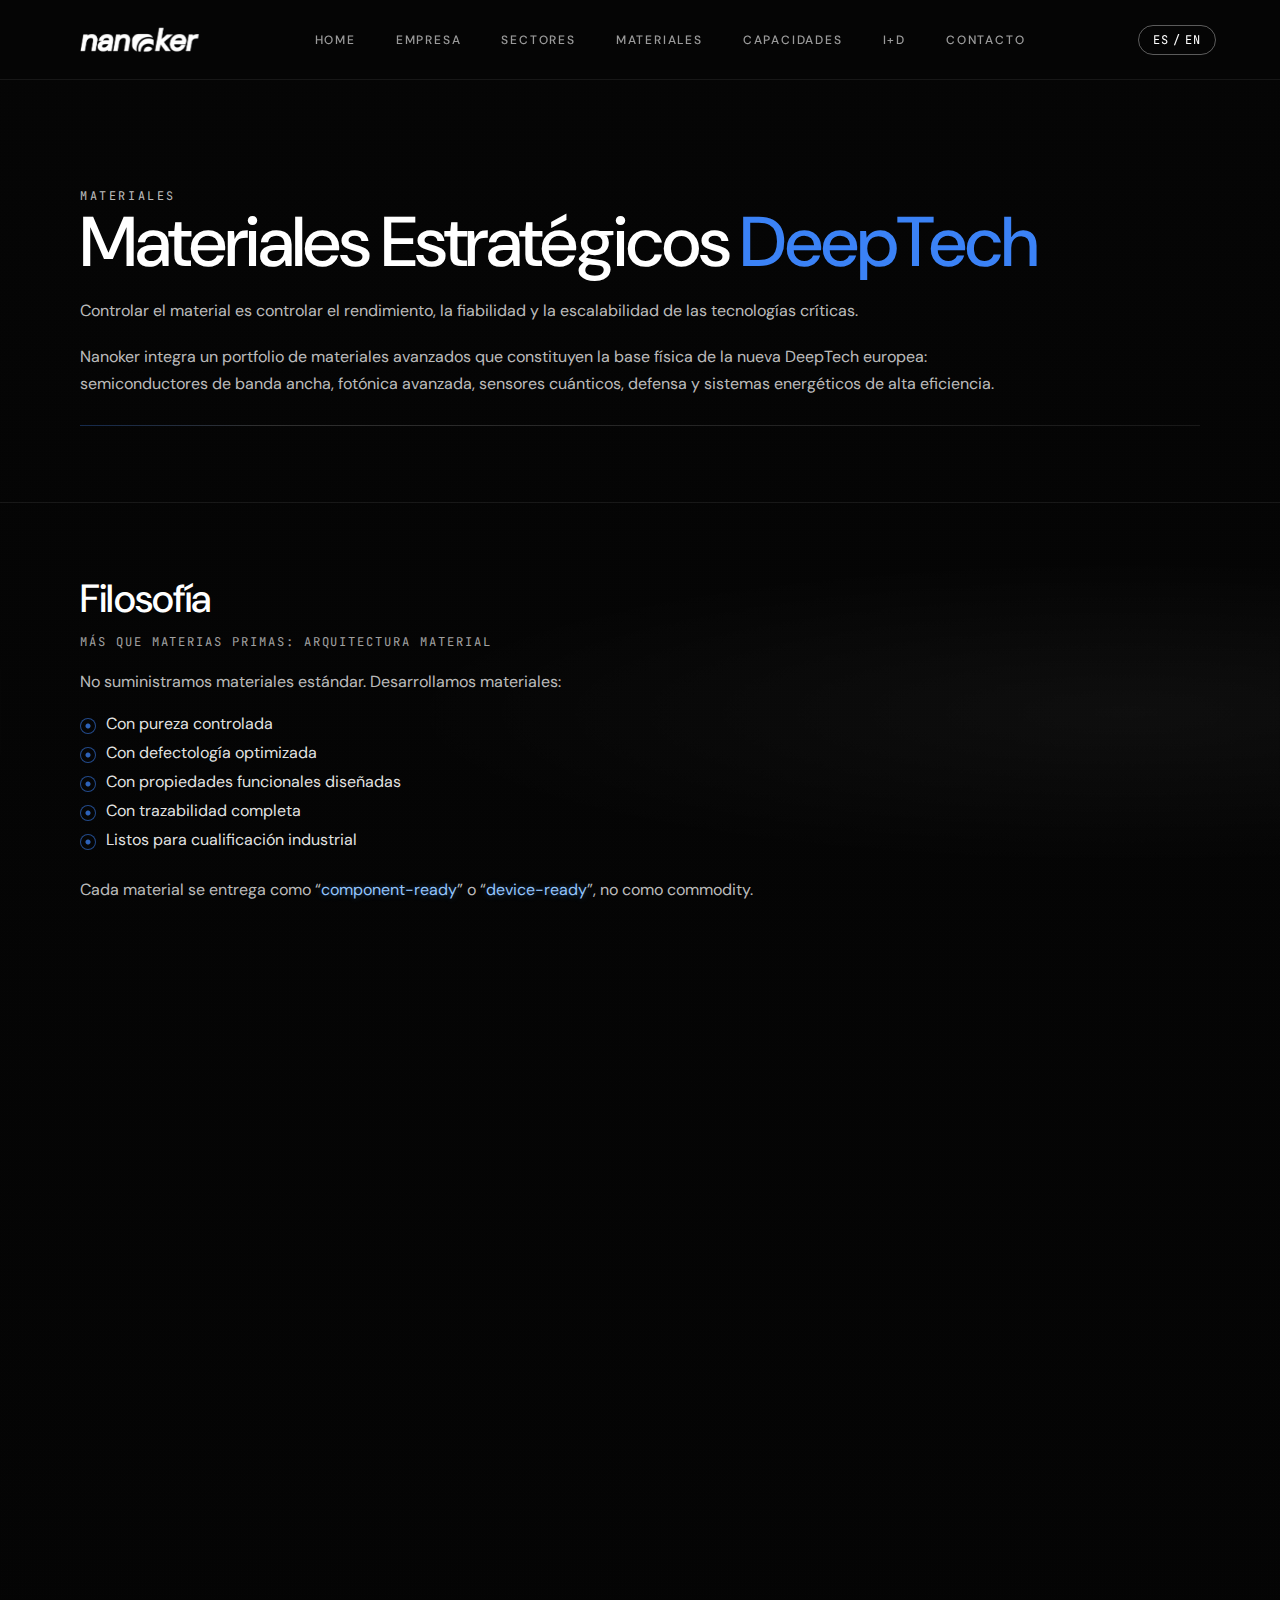
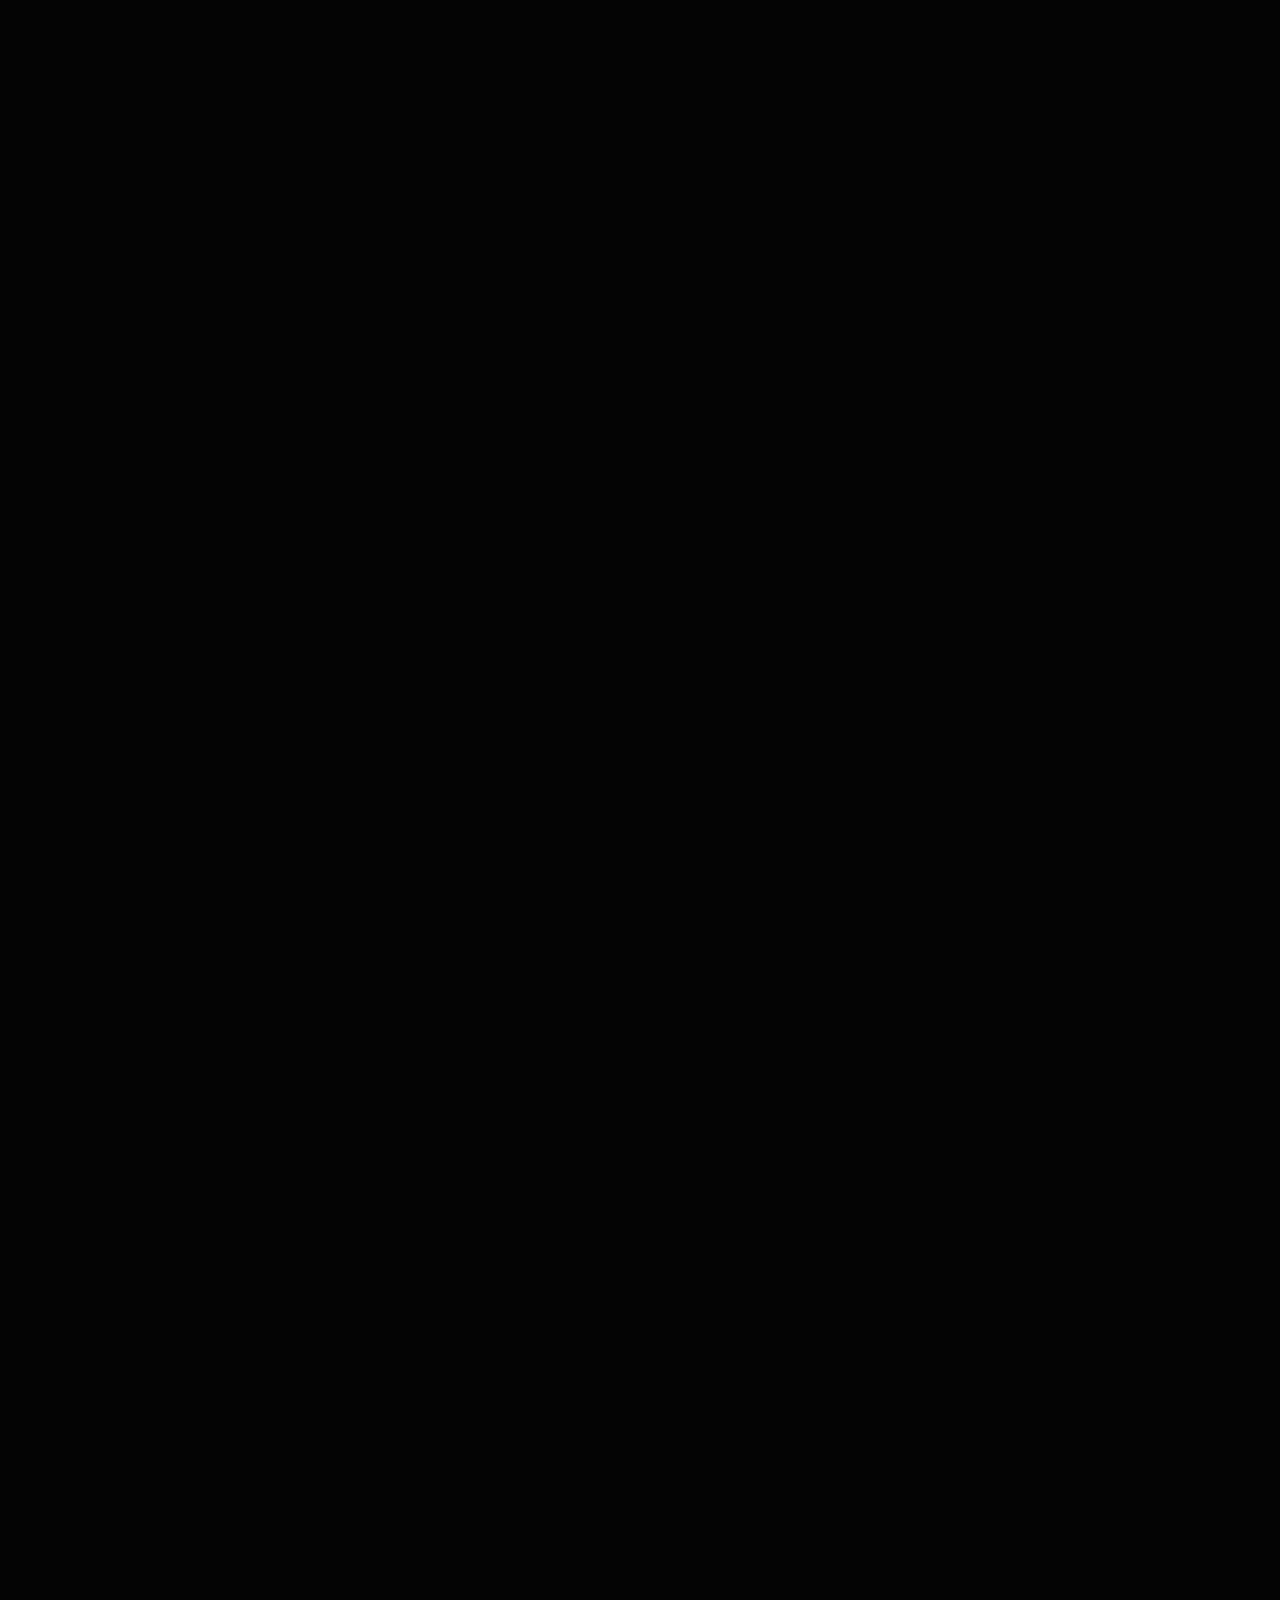
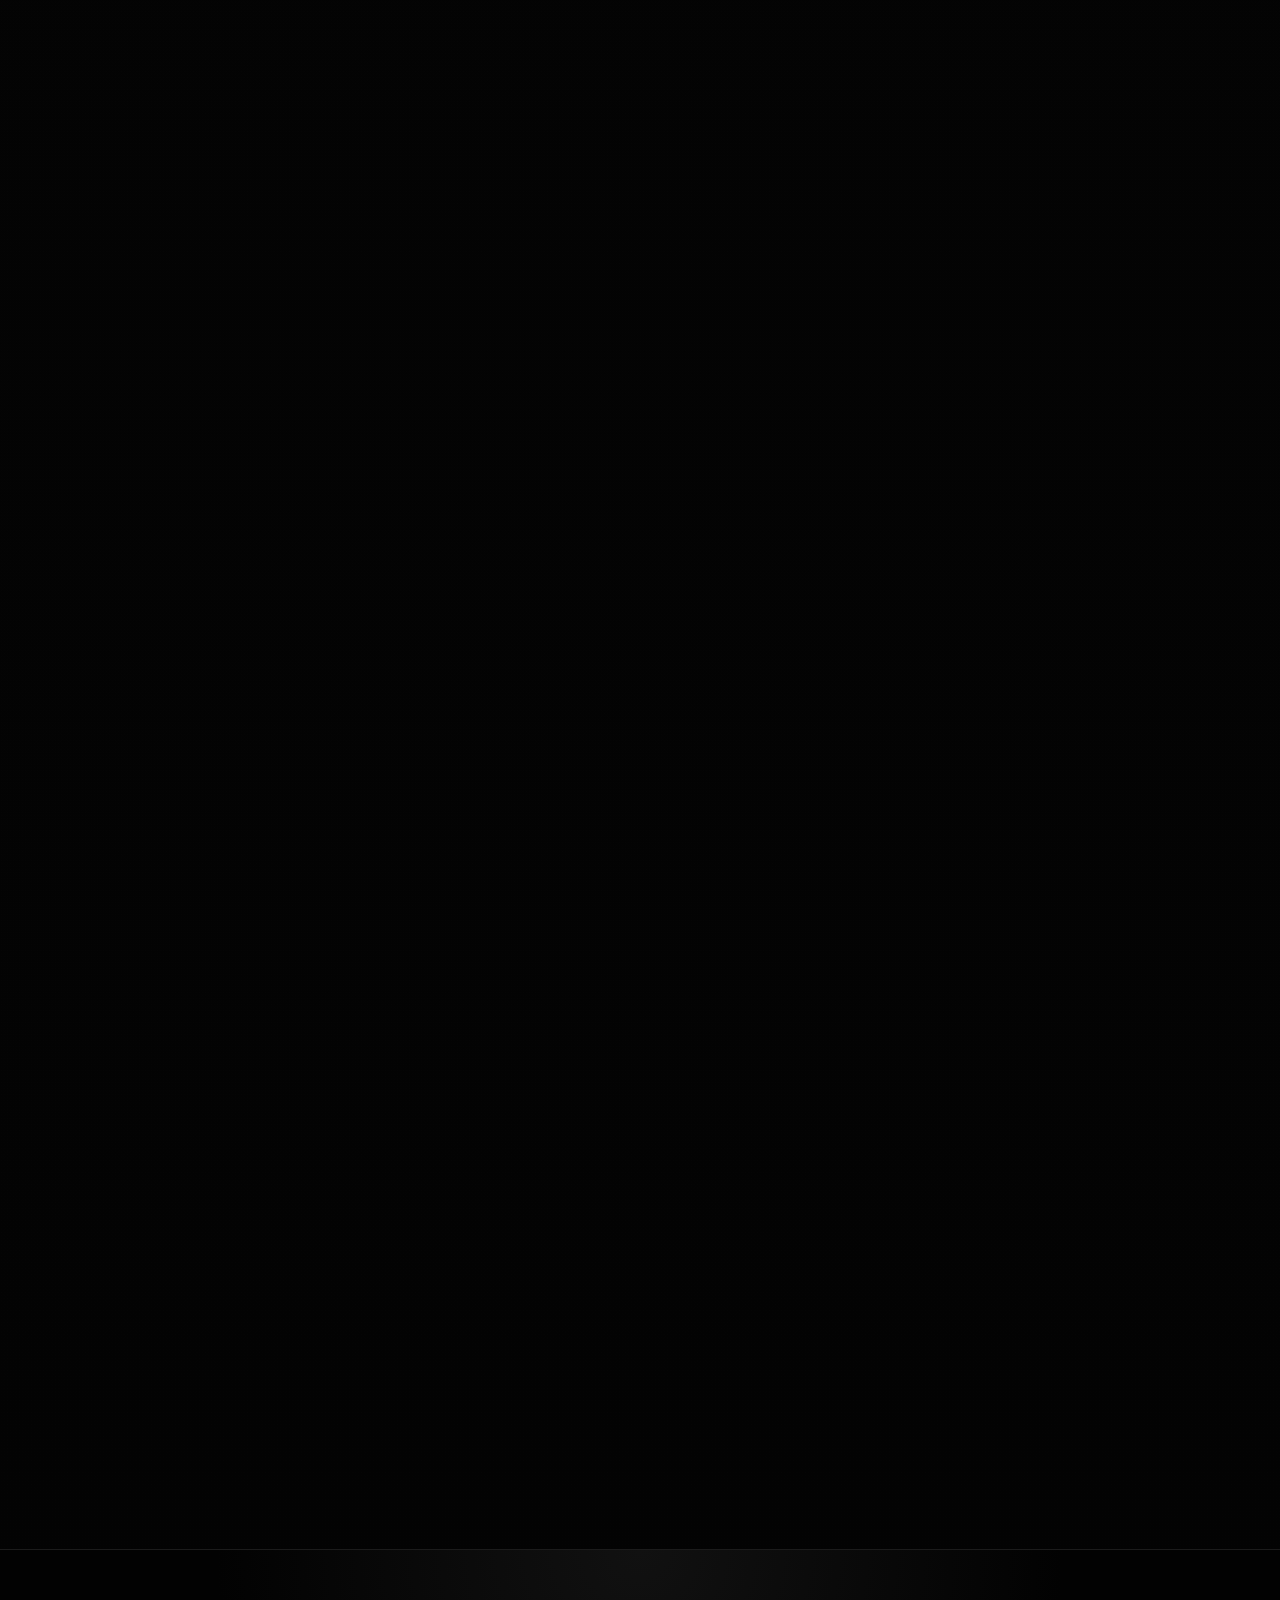
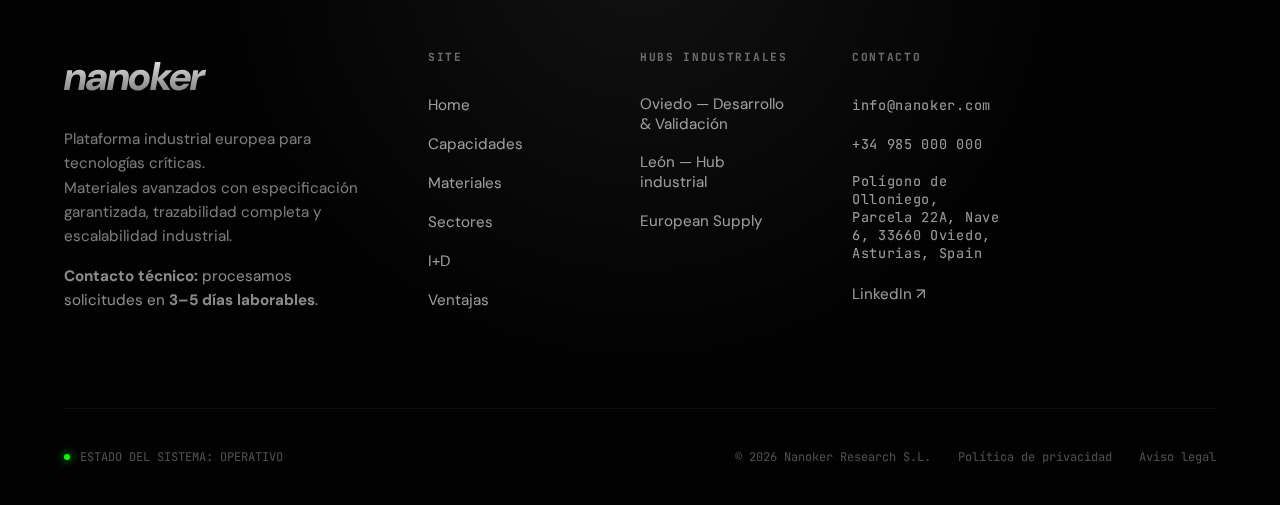
<file: materiales.html>
<!DOCTYPE html>
<html lang="es">
  <head>
    <meta charset="UTF-8" />
    <meta name="viewport" content="width=device-width, initial-scale=1.0" />
    <title>Nanoker | Materiales</title>

    <link rel="icon" href="./favicon.ico" />
    <link rel="icon" type="image/png" sizes="32x32" href="./favicon-pack/favicon-32x32.png" />
    <link rel="icon" type="image/png" sizes="16x16" href="./favicon-pack/favicon-16x16.png" />
    <link rel="apple-touch-icon" sizes="180x180" href="./favicon-pack/apple-touch-icon.png" />
    <link rel="icon" type="image/png" sizes="192x192" href="./favicon-pack/android-chrome-192x192.png" />
    <link rel="icon" type="image/png" sizes="512x512" href="./favicon-pack/android-chrome-512x512.png" />
    <meta name="theme-color" content="#020202" />

    <link rel="preconnect" href="https://fonts.googleapis.com" />
    <link rel="preconnect" href="https://fonts.gstatic.com" crossorigin />
    <link
      href="https://fonts.googleapis.com/css2?family=DM+Sans:ital,opsz,wght@0,9..40,400;0,9..40,500;0,9..40,700;1,9..40,800&family=JetBrains+Mono:wght@400;500&display=swap"
      rel="stylesheet"
    />

    <link rel="stylesheet" href="css/style.css?v=11" />

    <style>
      :root {
        --mat-bg: #050505;
        --mat-border: rgba(255, 255, 255, 0.11);
        --mat-dim: rgba(255, 255, 255, 0.74);
        --mat-red: #3B82F6;
        --mat-red-soft: rgba(59, 130, 246, 0.3);
        --mat-surface: rgba(255, 255, 255, 0.02);
      }

      body.materiales-page { background: var(--mat-bg); }
      body.materiales-page::before { opacity: 0.06; }

      .mat-main {
        position: relative;
        padding-top: var(--nav-h);
        background:
          radial-gradient(82% 220px at 88% 15%, rgba(255, 255, 255, 0.04), transparent 70%),
          linear-gradient(180deg, #050505 0%, #040404 48%, #030303 100%);
      }
      .mat-main::before {
        content: "";
        position: absolute;
        inset: 0;
        pointer-events: none;
        z-index: 0;
        background-image: radial-gradient(rgba(255, 255, 255, 0.09) 0.35px, transparent 0.35px);
        background-size: 3px 3px;
        opacity: 0.03;
      }
      .mat-main > * { position: relative; z-index: 1; }

      .mat-container { width: min(1120px, calc(100% - 40px)); margin: 0 auto; }
      .mat-section { padding: 70px 0; border-top: 1px solid rgba(255, 255, 255, 0.08); }
      .mat-hero { border-top: 0; padding: 88px 0 76px; }

      .mat-eyebrow {
        margin: 0 0 14px;
        font-family: var(--font-tech);
        font-size: 0.74rem;
        letter-spacing: 0.22em;
        text-transform: uppercase;
        color: rgba(255, 255, 255, 0.7);
      }

      .mat-hero h1 {
        margin: 0;
        font-size: clamp(2.3rem, 6vw, 4.4rem);
        letter-spacing: -0.03em;
        line-height: 1.04;
        font-weight: 500;
      }

      .mat-hero p {
        margin: 18px 0 0;
        max-width: 940px;
        color: var(--mat-dim);
        line-height: 1.7;
      }

      .mat-divider {
        margin-top: 28px;
        height: 1px;
        width: 100%;
        background: linear-gradient(90deg, var(--mat-red-soft) 0%, rgba(255, 255, 255, 0.17) 16%, rgba(255, 255, 255, 0.08) 100%);
      }

      .mat-heading {
        margin: 0 0 10px;
        font-size: clamp(1.7rem, 4vw, 2.45rem);
        letter-spacing: -0.02em;
        font-weight: 500;
      }

      .mat-subtitle {
        margin: 0 0 18px;
        font-family: var(--font-tech);
        font-size: 0.76rem;
        letter-spacing: 0.16em;
        text-transform: uppercase;
        color: rgba(255, 255, 255, 0.64);
      }

      .mat-text { margin: 0 0 18px; color: var(--mat-dim); line-height: 1.7; max-width: 940px; }
      .mat-deliver { margin-top: 26px; }
      .mat-glow {
        color: #93c5fd;
        text-shadow: 0 0 6px rgba(80, 160, 255, 0.4);
      }

      .mat-list {
        margin: 0;
        padding: 0;
        list-style: none;
        display: grid;
        gap: 8px;
      }
      .mat-list li {
        display: flex;
        gap: 10px;
        align-items: flex-start;
        color: rgba(255, 255, 255, 0.9);
      }
      .mat-list li::before {
        content: "";
        width: 14px;
        height: 14px;
        margin-top: 0.3em;
        border-radius: 50%;
        border: 1px solid rgba(59, 130, 246, 0.55);
        background: radial-gradient(circle at 50% 50%, rgba(59, 130, 246, 0.75) 0 2px, transparent 3px);
        flex: 0 0 14px;
      }

      .mat-portfolio { display: grid; gap: 14px; }
      .mat-card {
        border: 1px solid var(--mat-border);
        background: var(--mat-surface);
        padding: 18px 20px;
      }
      .mat-card h3 {
        margin: 0 0 8px;
        font-size: clamp(1.2rem, 2vw, 1.5rem);
        letter-spacing: -0.01em;
        font-weight: 500;
      }
      .mat-claim {
        margin: 0 0 12px;
        font-family: var(--font-tech);
        font-size: 0.75rem;
        letter-spacing: 0.15em;
        text-transform: uppercase;
        color: var(--mat-red);
      }

      .mat-grid { display: grid; grid-template-columns: repeat(3, minmax(0, 1fr)); gap: 12px; }
      .mat-block {
        border: 1px solid rgba(255, 255, 255, 0.08);
        background: rgba(255, 255, 255, 0.01);
        padding: 12px;
      }
      .mat-block h4 {
        margin: 0 0 8px;
        font-family: var(--font-tech);
        font-size: 0.7rem;
        letter-spacing: 0.14em;
        text-transform: uppercase;
        color: rgba(255, 255, 255, 0.7);
      }

      .mat-cols { columns: 2; column-gap: 18px; }
      .mat-pipeline {
        border-top: 1px solid var(--mat-border);
        border-bottom: 1px solid var(--mat-border);
        padding: 16px 0;
        color: rgba(255, 255, 255, 0.9);
        line-height: 1.65;
      }
      .mat-flow-wrap {
        border-top: 1px solid var(--mat-border);
        border-bottom: 1px solid var(--mat-border);
        padding: 16px 10px 14px;
      }
      .mat-diagram {
        position: relative;
        border: 1px solid rgba(59, 130, 246, 0.28);
        background: rgba(8, 14, 24, 0.35);
        padding: 34px 14px 14px;
      }
      .mat-diagram-lines {
        position: absolute;
        inset: 10px 10px auto 10px;
        width: calc(100% - 20px);
        height: 88px;
        pointer-events: none;
      }
      .mat-diagram-grid {
        position: relative;
        z-index: 1;
        display: grid;
        grid-template-columns: repeat(7, minmax(0, 1fr));
        gap: 8px;
      }
      .mat-stage {
        position: relative;
        text-align: center;
        padding-top: 4px;
      }
      .mat-stage-icon {
        width: 42px;
        height: 42px;
        margin: 0 auto 10px;
        display: block;
        filter: drop-shadow(0 0 5px rgba(59, 130, 246, 0.3));
      }
      .mat-stage-label {
        margin: 0;
        font-family: var(--font-tech);
        font-size: 0.61rem;
        letter-spacing: 0.08em;
        line-height: 1.32;
        color: rgba(255, 255, 255, 0.84);
        text-transform: uppercase;
      }
      .mat-material-strip {
        margin: 14px 0 0;
        text-align: center;
        font-family: var(--font-tech);
        font-size: 0.66rem;
        letter-spacing: 0.1em;
        color: rgba(255, 255, 255, 0.62);
      }
      .mat-map-scroll {
        overflow-x: auto;
        overflow-y: hidden;
        border: 1px solid rgba(59, 130, 246, 0.26);
        background: rgba(7, 11, 19, 0.45);
      }
      .mat-map-svg {
        display: block;
        width: 100%;
        min-width: 1220px;
        height: auto;
      }
      .mat-map-line {
        stroke: rgba(147, 197, 253, 0.5);
        stroke-width: 1;
        fill: none;
      }
      .mat-map-box {
        fill: rgba(255, 255, 255, 0.02);
        stroke: rgba(147, 197, 253, 0.5);
        stroke-width: 1;
      }
      .mat-map-label {
        fill: rgba(255, 255, 255, 0.88);
        font-family: var(--font-tech);
        font-size: 11px;
        letter-spacing: 0.04em;
      }

      [data-reveal] { opacity: 0; transform: translateY(8px); transition: opacity 420ms ease, transform 420ms ease; }
      [data-reveal].is-visible { opacity: 1; transform: translateY(0); }

      @media (max-width: 980px) {
        .mat-grid { grid-template-columns: 1fr; }
        .mat-cols { columns: 1; }
        .mat-flow-wrap { padding: 14px 0; }
        .mat-diagram {
          padding: 12px 12px 8px;
        }
        .mat-diagram-lines {
          display: none;
        }
        .mat-diagram-grid {
          grid-template-columns: 1fr;
          gap: 10px;
        }
        .mat-stage {
          text-align: left;
          display: grid;
          grid-template-columns: 42px minmax(0, 1fr);
          gap: 12px;
          align-items: center;
          padding: 2px 0 12px;
        }
        .mat-stage:not(:last-child)::after {
          content: "";
          position: absolute;
          left: 20px;
          bottom: 0;
          width: 1px;
          height: 10px;
          background: rgba(59, 130, 246, 0.45);
        }
        .mat-stage-icon { margin: 0; }
        .mat-stage-label { font-size: 0.6rem; }
        .mat-material-strip { text-align: left; line-height: 1.5; }
      }
      @media (prefers-reduced-motion: reduce) {
        [data-reveal] { opacity: 1; transform: none; transition: none; }
      }
    </style>
  </head>

  <body class="materiales-page">
    <nav class="nav" data-nav>
      <a href="./index.html" class="nav-logo" aria-label="Nanoker Home">
        <img src="./img/brand/logo-nanoker-26-hd.png" alt="Nanoker" />
      </a>
      <div class="nav-center">
        <a href="./index.html#top" class="nav-link" data-i18n="nav.home">Home</a>
        <a href="empresa.html" class="nav-link" data-i18n="nav.company">Empresa</a>
        <a href="sectores.html" class="nav-link" data-i18n="nav.sectors">Sectores</a>
        <a href="materiales.html" class="nav-link is-active" data-i18n="nav.materials">Materiales</a>
        <a href="capacidades.html" class="nav-link" data-i18n="nav.capabilities">Capacidades</a>
        <a href="id.html" class="nav-link" data-i18n="nav.rnd">I+D</a>
        <a href="#contact" class="nav-link" data-i18n="nav.contact">Contacto</a>
      </div>
      <div class="nav-actions">
        <button class="nav-lang" type="button" data-lang-toggle aria-label="Language">
          <span class="is-active">ES</span> / <span>EN</span>
        </button>
      </div>
      <button class="nav-toggle" type="button" aria-label="Open menu" aria-expanded="false">
        ☰ <span class="sr-only" data-i18n="nav.menu">Open menu</span>
      </button>
    </nav>

    <main class="mat-main" id="top">
      <section class="mat-section mat-hero" data-reveal>
        <div class="mat-container">
          <p class="mat-eyebrow">MATERIALES</p>
          <h1>Materiales Estratégicos <span style="color: #3B82F6;">DeepTech</span></h1>
          <p>
            Controlar el material es controlar el rendimiento, la fiabilidad y la escalabilidad de las tecnologías
            críticas.
          </p>
          <p>
            Nanoker integra un portfolio de materiales avanzados que constituyen la base física de la nueva DeepTech
            europea: semiconductores de banda ancha, fotónica avanzada, sensores cuánticos, defensa y sistemas
            energéticos de alta eficiencia.
          </p>
          <div class="mat-divider" aria-hidden="true"></div>
        </div>
      </section>

      <section class="mat-section" data-reveal>
        <div class="mat-container">
          <h2 class="mat-heading">Filosofía</h2>
          <p class="mat-subtitle">Más que materias primas: arquitectura material</p>
          <p class="mat-text">No suministramos materiales estándar. Desarrollamos materiales:</p>
          <ul class="mat-list">
            <li>Con pureza controlada</li>
            <li>Con defectología optimizada</li>
            <li>Con propiedades funcionales diseñadas</li>
            <li>Con trazabilidad completa</li>
            <li>Listos para cualificación industrial</li>
          </ul>
          <p class="mat-text mat-deliver">
            Cada material se entrega como “<span class="mat-glow">component-ready</span>” o
            “<span class="mat-glow">device-ready</span>”, no como commodity.
          </p>
        </div>
      </section>

      <section class="mat-section" data-reveal>
        <div class="mat-container">
          <h2 class="mat-heading">Portfolio de Materiales</h2>
          <div class="mat-portfolio">
            <article class="mat-card">
              <h3>DIAMANTE CVD (Poly &amp; Single Crystal)</h3>
              <p class="mat-claim">El material extremo</p>
              <p class="mat-text">
                El diamante es el semiconductor con mayor conductividad térmica, mayor campo de ruptura y mayor dureza
                conocida.
              </p>
              <div class="mat-grid">
                <div class="mat-block">
                  <h4>Capacidades clave</h4>
                  <ul class="mat-list">
                    <li>Crecimiento MPCVD con tecnología propietaria</li>
                    <li>Monocristal hasta 4&quot; (escalable)</li>
                    <li>Control de defectos a escala atómica</li>
                    <li>Dopaje on-demand (NV / B / P)</li>
                    <li>Capas multicapa personalizadas</li>
                  </ul>
                </div>
                <div class="mat-block">
                  <h4>Grados disponibles</h4>
                  <ul class="mat-list">
                    <li>Quantum Grade (centros NV controlados)</li>
                    <li>Thermal Grade (heat spreading extremo)</li>
                    <li>Optical Grade (transmisión amplia UV-IR)</li>
                    <li>Semiconductor Grade (SBD / FET ready)</li>
                  </ul>
                </div>
                <div class="mat-block">
                  <h4>Aplicaciones</h4>
                  <ul class="mat-list">
                    <li>Sensores cuánticos</li>
                    <li>Magnetometría</li>
                    <li>Gestión térmica RF</li>
                    <li>Electrónica de potencia</li>
                    <li>Ventanas ópticas y X-ray</li>
                  </ul>
                </div>
              </div>
            </article>

            <article class="mat-card">
              <h3>SILICON CARBIDE (SiC)</h3>
              <p class="mat-claim">El pilar de la electrónica de potencia</p>
              <p class="mat-text">Material crítico para WBG (Wide Band Gap), alta eficiencia y operación &gt;200ºC.</p>
              <div class="mat-grid">
                <div class="mat-block">
                  <h4>Capacidades</h4>
                  <ul class="mat-list">
                    <li>Crecimiento PVT / evo</li>
                    <li>Sustratos 4H-SiC</li>
                    <li>EPI-ready</li>
                    <li>Densificación SPS/HIP para aplicaciones estructurales como sustrato</li>
                    <li>Wafering + CMP</li>
                  </ul>
                </div>
                <div class="mat-block">
                  <h4>Ventajas</h4>
                  <ul class="mat-list">
                    <li>Reducción de pérdidas energéticas</li>
                    <li>Mayor densidad de potencia</li>
                    <li>Escalabilidad industrial europea</li>
                  </ul>
                </div>
                <div class="mat-block">
                  <h4>Aplicaciones</h4>
                  <ul class="mat-list">
                    <li>Inversores EV</li>
                    <li>Convertidores de alta eficiencia</li>
                    <li>RF de alta frecuencia</li>
                    <li>Componentes fab-grade</li>
                  </ul>
                </div>
              </div>
            </article>

            <article class="mat-card">
              <h3>ZAFIRO (Al2O3 Monocristalino)</h3>
              <p class="mat-claim">Óptica y electrónica de alta estabilidad</p>
              <p class="mat-text">Material estratégico para aplicaciones ópticas y SOS (Silicon-on-Sapphire).</p>
              <div class="mat-grid">
                <div class="mat-block">
                  <h4>Capacidades</h4>
                  <ul class="mat-list">
                    <li>Crecimiento KV</li>
                    <li>Wafers hasta 8&quot;</li>
                    <li>EPI-ready</li>
                    <li>Óptica de alta transmisión</li>
                    <li>Bajo estrés interno</li>
                  </ul>
                </div>
                <div class="mat-block">
                  <h4>Aplicaciones</h4>
                  <ul class="mat-list">
                    <li>SOS (electrónica rad-hard)</li>
                    <li>Ventanas ópticas</li>
                    <li>Domos IR</li>
                    <li>Fotónica integrada</li>
                  </ul>
                </div>
              </div>
            </article>

            <article class="mat-card">
              <h3>CERÁMICAS TÉCNICAS SPS / HIP</h3>
              <p class="mat-claim">Beyond Standard Ceramics</p>
              <p class="mat-text">
                Nanoker desarrolla formulaciones propietarias que superan especificaciones comerciales convencionales.
              </p>
              <div class="mat-grid">
                <div class="mat-block">
                  <h4>Materiales</h4>
                  <ul class="mat-list mat-cols">
                    <li>Alúminas 92/96/99,7/99,8/99,99% pureza</li>
                    <li>Circonas (YTZP, MgPSZ, YFSZ, CaPSZ, CaFSZ)</li>
                    <li>AIN</li>
                    <li>Composites ATZ / ZTA</li>
                    <li>Nanocomposites CeTZP-A</li>
                    <li>Composites electroconductores (EDM)</li>
                    <li>Composites térmicos (Grafito-Mo/Cr, KALMAN, KBNC, Diamond-Cu/Al)</li>
                    <li>Composites de CTE nulo LAS-SiC</li>
                  </ul>
                </div>
                <div class="mat-block">
                  <h4>Capacidades</h4>
                  <ul class="mat-list">
                    <li>SPS (Spark Plasma Sintering)</li>
                    <li>HIP</li>
                    <li>Calaje con presión</li>
                    <li>Síntesis química</li>
                    <li>Mecanizado de alta precisión</li>
                    <li>Mecanizado EDM</li>
                    <li>Micro-waterjet</li>
                  </ul>
                </div>
                <div class="mat-block">
                  <h4>Aplicaciones</h4>
                  <ul class="mat-list">
                    <li>Componentes resistentes a plasma</li>
                    <li>Gestión térmica</li>
                    <li>Blindaje transparente</li>
                    <li>Dispositivos médicos</li>
                    <li>Componentes estructurales extremos</li>
                  </ul>
                </div>
              </div>
            </article>

            <article class="mat-card">
              <h3>BIOCERÁMICAS</h3>
              <p class="mat-claim">Materiales para longevidad y biocompatibilidad</p>
              <p class="mat-text">Diseñadas para dispositivos médicos avanzados bajo normativa estricta.</p>
              <div class="mat-grid">
                <div class="mat-block">
                  <h4>Capacidades</h4>
                  <ul class="mat-list">
                    <li>ISO 13485</li>
                    <li>Trazabilidad completa</li>
                    <li>Integración con sensores y sistemas digitales</li>
                  </ul>
                </div>
                <div class="mat-block">
                  <h4>Aplicaciones</h4>
                  <ul class="mat-list">
                    <li>Implantes</li>
                    <li>Cirugía guiada</li>
                    <li>Oncología intervencionista</li>
                  </ul>
                </div>
              </div>
            </article>
          </div>
        </div>
      </section>

      <section class="mat-section" data-reveal>
        <div class="mat-container">
          <h2 class="mat-heading">Ventaja diferencial</h2>
          <p class="mat-subtitle">Integración vertical completa</p>
          <div class="mat-flow-wrap">
            <div class="mat-diagram" aria-label="Pipeline de integración vertical">
              <svg class="mat-diagram-lines" viewBox="0 0 1400 88" preserveAspectRatio="none" aria-hidden="true">
                <defs>
                  <marker id="mat-arrow" markerWidth="8" markerHeight="6" refX="6.5" refY="3" orient="auto">
                    <path d="M0 0L7 3L0 6Z" fill="rgba(147, 197, 253, 0.78)" />
                  </marker>
                </defs>
                <path d="M70 16H1330" stroke="rgba(59, 130, 246, 0.28)" stroke-width="1" fill="none" />
                <path d="M78 16L100 42M278 16L300 42M478 16L500 42M678 16L700 42M878 16L900 42M1078 16L1100 42M1278 16L1300 42" stroke="rgba(147, 197, 253, 0.62)" stroke-width="1.2" fill="none" />
                <path d="M100 42V58M300 42V58M500 42V58M700 42V58M900 42V58M1100 42V58M1300 42V58" stroke="rgba(147, 197, 253, 0.62)" stroke-width="1.2" fill="none" />
                <path d="M124 58H276M324 58H476M524 58H676M724 58H876M924 58H1076M1124 58H1276" stroke="rgba(147, 197, 253, 0.72)" stroke-width="1.2" fill="none" marker-end="url(#mat-arrow)" />
              </svg>

              <div class="mat-diagram-grid">
                <div class="mat-stage">
                  <svg class="mat-stage-icon" viewBox="0 0 42 42" aria-hidden="true">
                    <defs><linearGradient id="mat-g1" x1="0" y1="0" x2="1" y2="1"><stop offset="0" stop-color="#9ec5ff"/><stop offset="1" stop-color="#3b82f6"/></linearGradient></defs>
                    <path d="M17 6h8v4l4 7v14H13V17l4-7z" fill="url(#mat-g1)" />
                    <path d="M15 23h12v6H15z" fill="rgba(15,23,42,0.35)" />
                  </svg>
                  <p class="mat-stage-label">Síntesis y Formulación</p>
                </div>
                <div class="mat-stage">
                  <svg class="mat-stage-icon" viewBox="0 0 42 42" aria-hidden="true">
                    <defs><linearGradient id="mat-g2" x1="0" y1="0" x2="1" y2="1"><stop offset="0" stop-color="#9ec5ff"/><stop offset="1" stop-color="#3b82f6"/></linearGradient></defs>
                    <circle cx="21" cy="11" r="4" fill="url(#mat-g2)" />
                    <circle cx="11" cy="21" r="4" fill="url(#mat-g2)" />
                    <circle cx="31" cy="21" r="4" fill="url(#mat-g2)" />
                    <circle cx="21" cy="31" r="4" fill="url(#mat-g2)" />
                    <path d="M21 11L11 21L21 31L31 21Z" fill="rgba(59, 130, 246, 0.28)" />
                  </svg>
                  <p class="mat-stage-label">Crecimiento Cristalino (CVD/PVT/HME)</p>
                </div>
                <div class="mat-stage">
                  <svg class="mat-stage-icon" viewBox="0 0 42 42" aria-hidden="true">
                    <defs><linearGradient id="mat-g3" x1="0" y1="0" x2="1" y2="1"><stop offset="0" stop-color="#9ec5ff"/><stop offset="1" stop-color="#3b82f6"/></linearGradient></defs>
                    <rect x="10" y="9" width="22" height="6" rx="1.5" fill="url(#mat-g3)" />
                    <rect x="13" y="16" width="16" height="12" rx="2" fill="rgba(59, 130, 246, 0.85)" />
                    <rect x="9" y="29" width="24" height="4" rx="1.5" fill="url(#mat-g3)" />
                  </svg>
                  <p class="mat-stage-label">Densificación Avanzada (SPS/HIP)</p>
                </div>
                <div class="mat-stage">
                  <svg class="mat-stage-icon" viewBox="0 0 42 42" aria-hidden="true">
                    <defs><linearGradient id="mat-g4" x1="0" y1="0" x2="1" y2="1"><stop offset="0" stop-color="#9ec5ff"/><stop offset="1" stop-color="#3b82f6"/></linearGradient></defs>
                    <path d="M10 30h8l13-13-8-8L10 22z" fill="url(#mat-g4)" />
                    <circle cx="27" cy="15" r="5" fill="rgba(15, 23, 42, 0.35)" />
                    <path d="M25 11h4v8h-4z" fill="rgba(147, 197, 253, 0.95)" />
                  </svg>
                  <p class="mat-stage-label">Mecanizado de Precisión</p>
                </div>
                <div class="mat-stage">
                  <svg class="mat-stage-icon" viewBox="0 0 42 42" aria-hidden="true">
                    <defs><linearGradient id="mat-g5" x1="0" y1="0" x2="1" y2="1"><stop offset="0" stop-color="#9ec5ff"/><stop offset="1" stop-color="#3b82f6"/></linearGradient></defs>
                    <circle cx="21" cy="21" r="12" fill="url(#mat-g5)" />
                    <circle cx="21" cy="21" r="6.5" fill="rgba(15, 23, 42, 0.35)" />
                    <ellipse cx="16.5" cy="16" rx="3.5" ry="2" fill="rgba(219, 234, 254, 0.8)" />
                  </svg>
                  <p class="mat-stage-label">Acabado Superficial y CMP</p>
                </div>
                <div class="mat-stage">
                  <svg class="mat-stage-icon" viewBox="0 0 42 42" aria-hidden="true">
                    <defs><linearGradient id="mat-g6" x1="0" y1="0" x2="1" y2="1"><stop offset="0" stop-color="#9ec5ff"/><stop offset="1" stop-color="#3b82f6"/></linearGradient></defs>
                    <rect x="10" y="28" width="18" height="4" rx="1.2" fill="url(#mat-g6)" />
                    <rect x="18" y="10" width="8" height="12" rx="2" transform="rotate(-24 22 16)" fill="url(#mat-g6)" />
                    <rect x="22" y="20" width="4" height="8" rx="1" fill="rgba(59, 130, 246, 0.9)" />
                    <circle cx="30" cy="28" r="4.2" fill="rgba(147, 197, 253, 0.85)" />
                  </svg>
                  <p class="mat-stage-label">Metrología y QA/QC</p>
                </div>
                <div class="mat-stage">
                  <svg class="mat-stage-icon" viewBox="0 0 42 42" aria-hidden="true">
                    <defs><linearGradient id="mat-g7" x1="0" y1="0" x2="1" y2="1"><stop offset="0" stop-color="#9ec5ff"/><stop offset="1" stop-color="#3b82f6"/></linearGradient></defs>
                    <path d="M8 32h26V17l-6-4-5 3-5-3-4 3-6-4z" fill="url(#mat-g7)" />
                    <rect x="11" y="20" width="3" height="4" fill="rgba(15, 23, 42, 0.35)" />
                    <rect x="17" y="20" width="3" height="4" fill="rgba(15, 23, 42, 0.35)" />
                    <rect x="23" y="20" width="3" height="4" fill="rgba(15, 23, 42, 0.35)" />
                  </svg>
                  <p class="mat-stage-label">Cualificación y Escalado Industrial</p>
                </div>
              </div>
            </div>
            <p class="mat-material-strip">
              Diamante | Carburo de Silicio | Zafiro | Cerámicas Técnicas | Composites Carbono-Metal
            </p>
          </div>
          <p class="mat-text">Esto permite:</p>
          <ul class="mat-list">
            <li>Reducción dramática del riesgo de suministro</li>
            <li>Optimización del coste total de propiedad</li>
            <li>Lock-in por cualificación</li>
            <li>Estabilidad lote a lote</li>
          </ul>
        </div>
      </section>

      <section class="mat-section" data-reveal>
        <div class="mat-container">
          <h2 class="mat-heading">Mapa visual</h2>
          <div class="mat-map-scroll" style="overflow: hidden;" aria-label="Ecosistema estratégico de materiales DeepTech">
            <svg class="mat-map-svg" style="min-width: 0;" viewBox="0 0 1400 540" role="img" aria-label="Mapa visual de aplicaciones, materiales estratégicos y capacidades industriales">
              <defs>
                <filter id="mat-map-mid-glow" x="-12%" y="-24%" width="124%" height="148%">
                  <feDropShadow dx="0" dy="0" stdDeviation="1.1" flood-color="#60a5fa" flood-opacity="0.22" />
                </filter>
              </defs>
              <g font-family="var(--font-tech)" font-size="13" letter-spacing="0.12em" fill="#b7c5d8" opacity="0.7">
                <text x="700" y="19" text-anchor="middle">APLICACIONES</text>
                <text x="700" y="205" text-anchor="middle">MATERIALES ESTRATÉGICOS</text>
                <text x="700" y="367" text-anchor="middle">CAPACIDADES INDUSTRIALES</text>
              </g>
              <g class="mat-map-connections">
                <path class="mat-map-line" d="M110 104L170 218" />
                <path class="mat-map-line" d="M290 104L170 218" />
                <path class="mat-map-line" d="M290 104L430 218" />
                <path class="mat-map-line" d="M470 104L430 218" />
                <path class="mat-map-line" d="M470 104L700 218" />
                <path class="mat-map-line" d="M650 104L430 218" />
                <path class="mat-map-line" d="M650 104L700 218" />
                <path class="mat-map-line" d="M650 104L970 218" />
                <path class="mat-map-line" d="M830 104L430 218" />
                <path class="mat-map-line" d="M830 104L700 218" />
                <path class="mat-map-line" d="M830 104L970 218" />
                <path class="mat-map-line" d="M1010 104L700 218" />
                <path class="mat-map-line" d="M1010 104L970 218" />
                <path class="mat-map-line" d="M1190 104L970 218" />
                <path class="mat-map-line" d="M1190 104L1230 218" />
                <path class="mat-map-line" d="M1290 104L1230 218" />

                <path class="mat-map-line" d="M170 268V340" />
                <path class="mat-map-line" d="M430 268V340" />
                <path class="mat-map-line" d="M700 268V340" />
                <path class="mat-map-line" d="M970 268V340" />
                <path class="mat-map-line" d="M1230 268V340" />

                <path class="mat-map-line" d="M170 340H140" />
                <path class="mat-map-line" d="M170 340H360" />
                <path class="mat-map-line" d="M430 340H580" />
                <path class="mat-map-line" d="M700 340H800" />
                <path class="mat-map-line" d="M970 340H1020" />
                <path class="mat-map-line" d="M1230 340H1240" />

                <path class="mat-map-line" d="M140 340V380" />
                <path class="mat-map-line" d="M360 340V380" />
                <path class="mat-map-line" d="M580 340V380" />
                <path class="mat-map-line" d="M800 340V380" />
                <path class="mat-map-line" d="M1020 340V380" />
                <path class="mat-map-line" d="M1240 340V380" />
              </g>

              <g class="mat-map-top">
                <rect class="mat-map-box" x="30" y="30" width="160" height="74" rx="3" />
                <text class="mat-map-label" x="110" y="62" text-anchor="middle">
                  <tspan x="110" dy="0">Quantum</tspan><tspan x="110" dy="15">Technologies</tspan>
                </text>

                <rect class="mat-map-box" x="210" y="30" width="160" height="74" rx="3" />
                <text class="mat-map-label" x="290" y="62" text-anchor="middle">
                  <tspan x="290" dy="0">Photonics &amp;</tspan><tspan x="290" dy="15">Optics</tspan>
                </text>

                <rect class="mat-map-box" x="390" y="30" width="160" height="74" rx="3" />
                <text class="mat-map-label" x="470" y="62" text-anchor="middle">
                  <tspan x="470" dy="0">Semiconductors</tspan><tspan x="470" dy="15">(WBG)</tspan>
                </text>

                <rect class="mat-map-box" x="570" y="30" width="160" height="74" rx="3" />
                <text class="mat-map-label" x="650" y="62" text-anchor="middle">
                  <tspan x="650" dy="0">Defense &amp;</tspan><tspan x="650" dy="15">Aerospace</tspan>
                </text>

                <rect class="mat-map-box" x="750" y="30" width="160" height="74" rx="3" />
                <text class="mat-map-label" x="830" y="62" text-anchor="middle">
                  <tspan x="830" dy="0">Energy &amp;</tspan><tspan x="830" dy="15">Power</tspan>
                </text>

                <rect class="mat-map-box" x="930" y="30" width="160" height="74" rx="3" />
                <text class="mat-map-label" x="1010" y="62" text-anchor="middle">
                  <tspan x="1010" dy="0">Medical</tspan><tspan x="1010" dy="15">Devices</tspan>
                </text>

                <rect class="mat-map-box" x="1110" y="30" width="160" height="74" rx="3" />
                <text class="mat-map-label" x="1190" y="62" text-anchor="middle">
                  <tspan x="1190" dy="0">Scientific</tspan><tspan x="1190" dy="15">Infrastructure</tspan>
                </text>
              </g>

              <g class="mat-map-mid">
                <rect class="mat-map-box" x="90" y="218" width="160" height="50" rx="3" filter="url(#mat-map-mid-glow)" />
                <text class="mat-map-label" x="170" y="248" text-anchor="middle">
                  <tspan x="170" dy="0">Diamond CVD</tspan><tspan x="170" dy="14">(poly / sc)</tspan>
                </text>

                <rect class="mat-map-box" x="350" y="218" width="160" height="50" rx="3" filter="url(#mat-map-mid-glow)" />
                <text class="mat-map-label" x="430" y="248" text-anchor="middle">Silicon Carbide</text>

                <rect class="mat-map-box" x="620" y="218" width="160" height="50" rx="3" filter="url(#mat-map-mid-glow)" />
                <text class="mat-map-label" x="700" y="248" text-anchor="middle">Sapphire</text>

                <rect class="mat-map-box" x="890" y="218" width="160" height="50" rx="3" filter="url(#mat-map-mid-glow)" />
                <text class="mat-map-label" x="970" y="245" text-anchor="middle">
                  <tspan x="970" dy="0">Technical Ceramics</tspan><tspan x="970" dy="14">(Alumina, AlN, B₄C)</tspan>
                </text>

                <rect class="mat-map-box" x="1150" y="218" width="160" height="50" rx="3" filter="url(#mat-map-mid-glow)" />
                <text class="mat-map-label" x="1230" y="248" text-anchor="middle">
                  <tspan x="1230" dy="0">Carbon-Metal</tspan><tspan x="1230" dy="14">Composites</tspan>
                </text>
              </g>

              <g class="mat-map-bottom">
                <rect class="mat-map-box" x="60" y="380" width="160" height="70" rx="3" />
                <text class="mat-map-label" x="140" y="410" text-anchor="middle">
                  <tspan x="140" dy="0">Crystal Growth</tspan><tspan x="140" dy="15">(CVD / PVT / HME)</tspan>
                </text>

                <rect class="mat-map-box" x="280" y="380" width="160" height="70" rx="3" />
                <text class="mat-map-label" x="360" y="416" text-anchor="middle">SPS / HIP</text>

                <rect class="mat-map-box" x="500" y="380" width="160" height="70" rx="3" />
                <text class="mat-map-label" x="580" y="416" text-anchor="middle">
                  <tspan x="580" dy="0">Precision</tspan><tspan x="580" dy="15">Machining</tspan>
                </text>

                <rect class="mat-map-box" x="720" y="380" width="160" height="70" rx="3" />
                <text class="mat-map-label" x="800" y="416" text-anchor="middle">
                  <tspan x="800" dy="0">CMP &amp; Surface</tspan><tspan x="800" dy="15">Engineering</tspan>
                </text>

                <rect class="mat-map-box" x="940" y="380" width="160" height="70" rx="3" />
                <text class="mat-map-label" x="1020" y="416" text-anchor="middle">
                  <tspan x="1020" dy="0">QA/QC &amp;</tspan><tspan x="1020" dy="15">Traceability</tspan>
                </text>

                <rect class="mat-map-box" x="1160" y="380" width="160" height="70" rx="3" />
                <text class="mat-map-label" x="1240" y="416" text-anchor="middle">
                  <tspan x="1240" dy="0">Industrial</tspan><tspan x="1240" dy="15">Scale-Up</tspan>
                </text>
              </g>
            </svg>
          </div>
        </div>
      </section>

      <section class="mat-section" data-reveal>
        <div class="mat-container">
          <h2 class="mat-heading">DeepTech Materials for Europe</h2>
          <p class="mat-text">Los materiales estratégicos no son intercambiables. Son infraestructura tecnológica.</p>
          <p class="mat-text">Controlar diamante, SiC, zafiro y cerámicas avanzadas en Europa significa:</p>
          <ul class="mat-list">
            <li>Reducir dependencia externa</li>
            <li>Asegurar continuidad industrial</li>
            <li>Fortalecer soberanía tecnológica</li>
          </ul>
          <p class="mat-text" style="margin-top: 16px; margin-bottom: 10px;">
            <span style="font-size: 1.08em; font-weight: 600; color: rgba(219, 234, 254, 0.96); text-shadow: 0 0 8px rgba(80,160,255,0.35);">
              Nanoker construye esa base material.
            </span>
          </p>
        </div>
      </section>
    </main>

    <footer class="footer" id="contact">
      <div class="footer-grid">
        <div class="f-brand">
          <h3 data-i18n="footer.brandTitle">nanoker</h3>
          <p data-i18n-html="footer.brandTextHtml">
            Plataforma industrial europea para tecnologías críticas.<br />
            Materiales avanzados con especificación garantizada, trazabilidad completa y escalabilidad industrial.
          </p>
          <p style="margin-top: 12px; opacity: 0.9" data-i18n-html="footer.noteHtml">
            <b>Contacto técnico:</b> procesamos solicitudes en <b>3–5 días laborables</b>.
          </p>
        </div>
        <div class="f-col">
          <h4 data-i18n="footer.colSite.title">Site</h4>
          <ul>
            <li><a href="./index.html#top" data-i18n="footer.colSite.links.home">Home</a></li>
            <li><a href="./index.html#sec-platform" data-i18n="footer.colSite.links.capabilities">Capacidades</a></li>
            <li><a href="materiales.html" data-i18n="footer.colSite.links.materials">Materiales</a></li>
            <li><a href="sectores.html" data-i18n="footer.colSite.links.sectors">Sectores</a></li>
            <li><a href="./index.html#sec-rnd" data-i18n="footer.colSite.links.rnd">I+D</a></li>
            <li><a href="./index.html#sec-sovereignty" data-i18n="footer.colSite.links.advantages">Ventajas</a></li>
          </ul>
        </div>
        <div class="f-col">
          <h4 data-i18n="footer.colHubs.title">Industrial Hubs</h4>
          <ul>
            <li><a href="#" data-i18n="footer.colHubs.links.oviedo">Oviedo — Desarrollo & Validación</a></li>
            <li><a href="#" data-i18n="footer.colHubs.links.leon">León — Hub industrial</a></li>
            <li><a href="#" data-i18n="footer.colHubs.links.supply">European Supply</a></li>
          </ul>
        </div>
        <div class="f-col">
          <h4 data-i18n="footer.colConnect.title">Connect</h4>
          <ul>
            <li><a href="mailto:info@nanoker.com" class="contact-data">info@nanoker.com</a></li>
            <li><a href="tel:+34985000000" class="contact-data">+34 985 000 000</a></li>
            <li>
              <a
                href="https://www.google.com/maps/search/?api=1&query=Pol%C3%ADgono+de+Olloniego%2C+Parcela+22A%2C+Nave+6%2C+33660+Oviedo%2C+Asturias%2C+Spain"
                class="contact-data"
                target="_blank"
                rel="noopener noreferrer"
              >
                Polígono de Olloniego, Parcela 22A, Nave 6, 33660 Oviedo, Asturias, Spain
              </a>
            </li>
            <li style="margin-top: 20px">
              <a href="https://www.linkedin.com/company/nanoker-research-sl/" data-i18n="footer.colConnect.links.linkedin">LinkedIn ↗</a>
            </li>
          </ul>
        </div>
      </div>
      <div class="f-copy">
        <div class="system-status">
          <div class="status-dot"></div>
          <span>
            <span data-i18n="footer.system.label">SYSTEM STATUS:</span>
            <span data-i18n="footer.system.value">OPERATIONAL</span>
          </span>
        </div>
        <div>
          <span data-i18n="footer.legal.copyright">© 2026 Nanoker Research S.L.</span>
          <a href="#" data-i18n="footer.legal.privacy">Privacy Policy</a>
          <a href="#" data-i18n="footer.legal.notice">Legal Notice</a>
        </div>
      </div>
    </footer>

    <script>
      (function () {
        const nav = document.querySelector("[data-nav]");
        const btn = document.querySelector(".nav-toggle");
        const links = document.querySelectorAll(".nav-center .nav-link");
        if (nav && btn) {
          btn.addEventListener("click", () => {
            const open = !nav.classList.contains("is-open");
            nav.classList.toggle("is-open", open);
            btn.setAttribute("aria-expanded", open ? "true" : "false");
          });
        }
        links.forEach((a) => {
          a.addEventListener("click", () => {
            nav?.classList.remove("is-open");
            btn?.setAttribute("aria-expanded", "false");
          });
        });

        const revealEls = document.querySelectorAll("[data-reveal]");
        if (!("IntersectionObserver" in window)) {
          revealEls.forEach((el) => el.classList.add("is-visible"));
          return;
        }
        const io = new IntersectionObserver(
          (entries) => {
            entries.forEach((entry) => {
              if (entry.isIntersecting) entry.target.classList.add("is-visible");
            });
          },
          { threshold: 0.14, rootMargin: "0px 0px -8% 0px" }
        );
        revealEls.forEach((el) => io.observe(el));
      })();
    </script>

    <script type="module">
      import { initLanguageSwitcher } from "./js/lang.js";
      initLanguageSwitcher({ observeDOM: true });
    </script>
  </body>
</html>
</file>
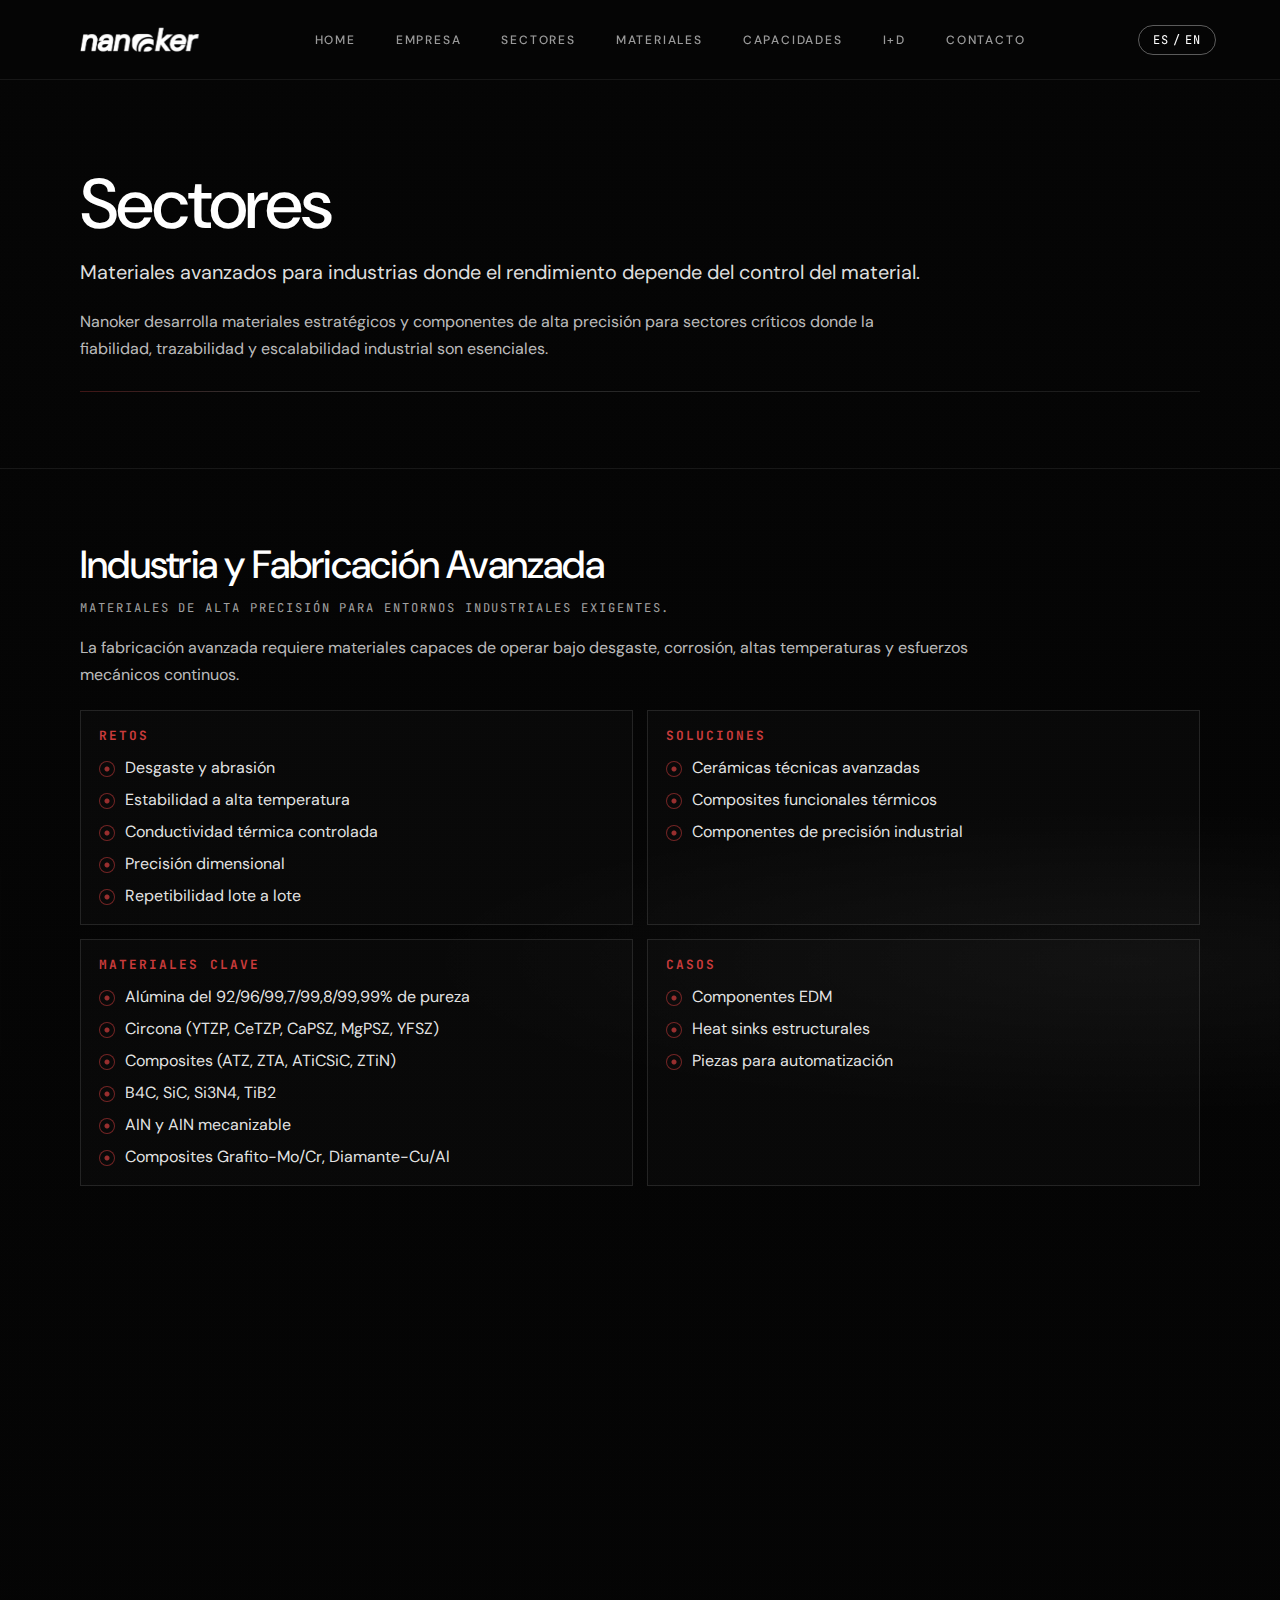
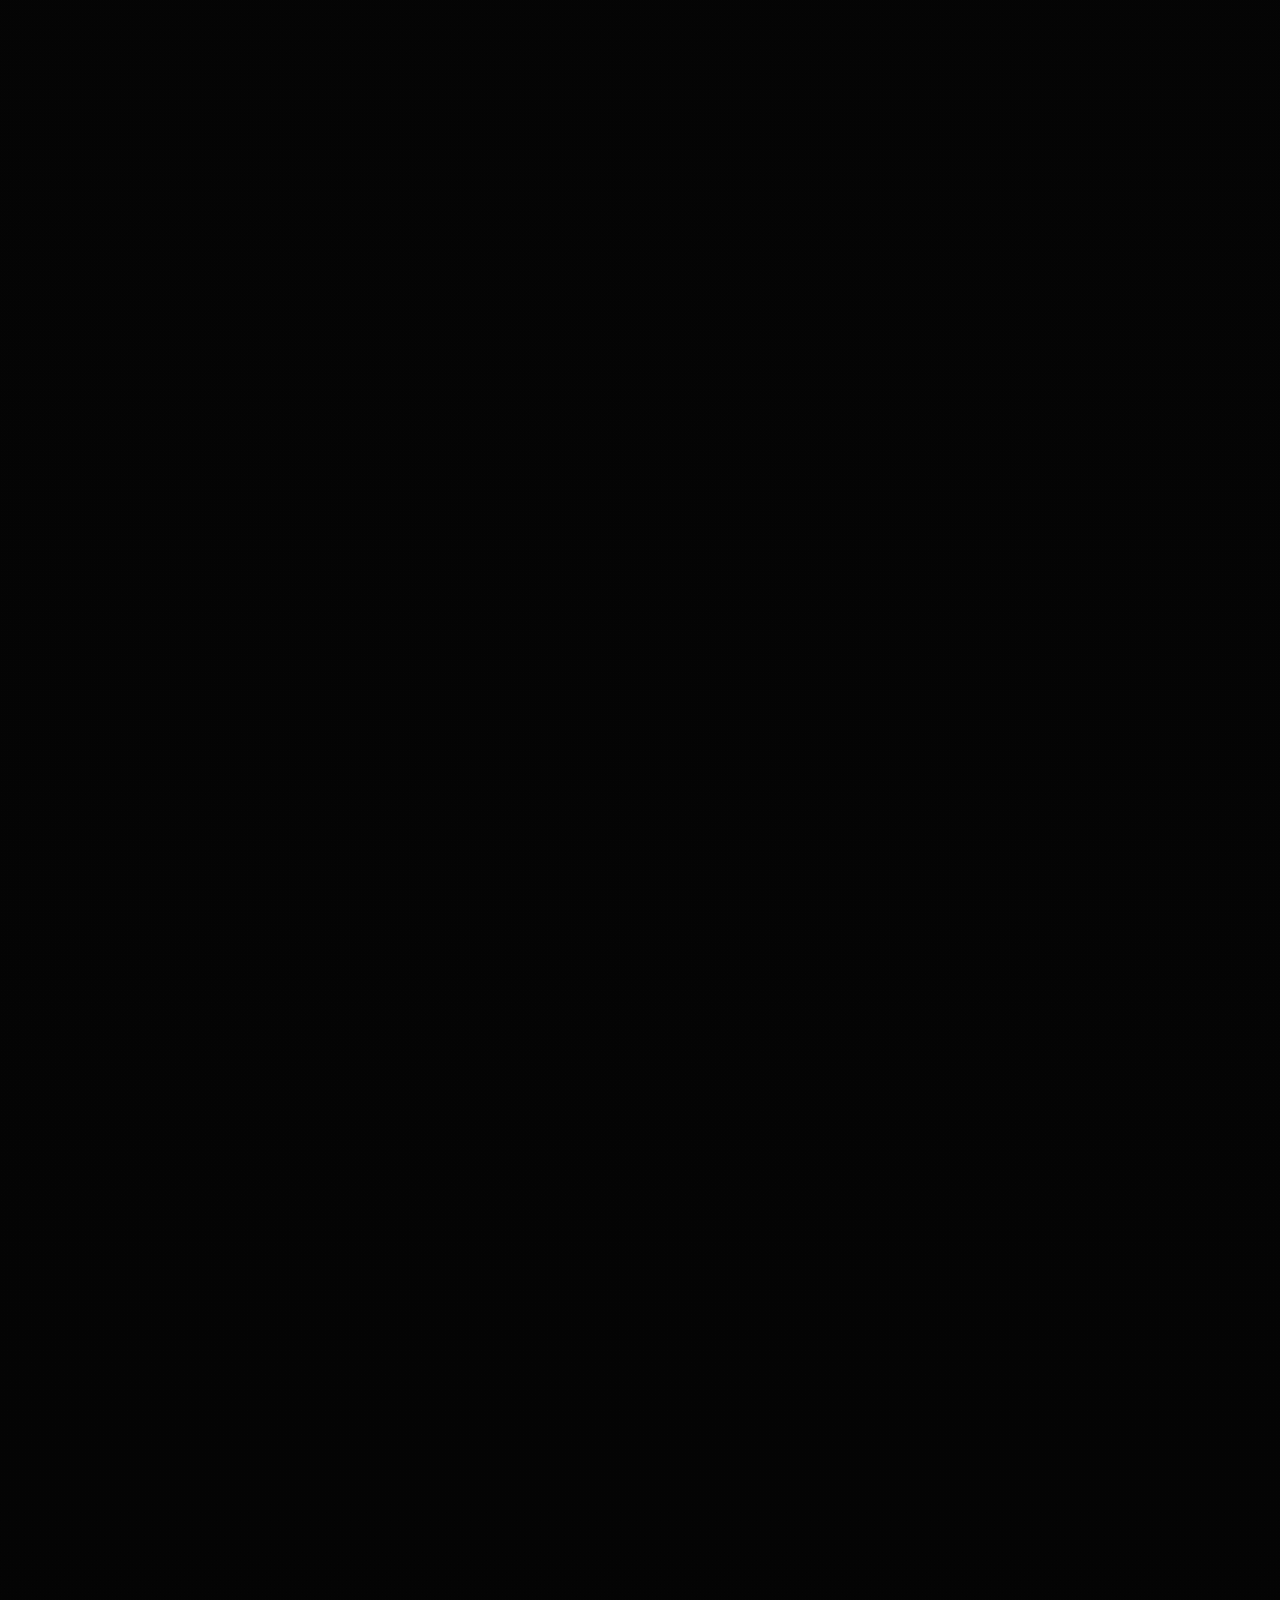
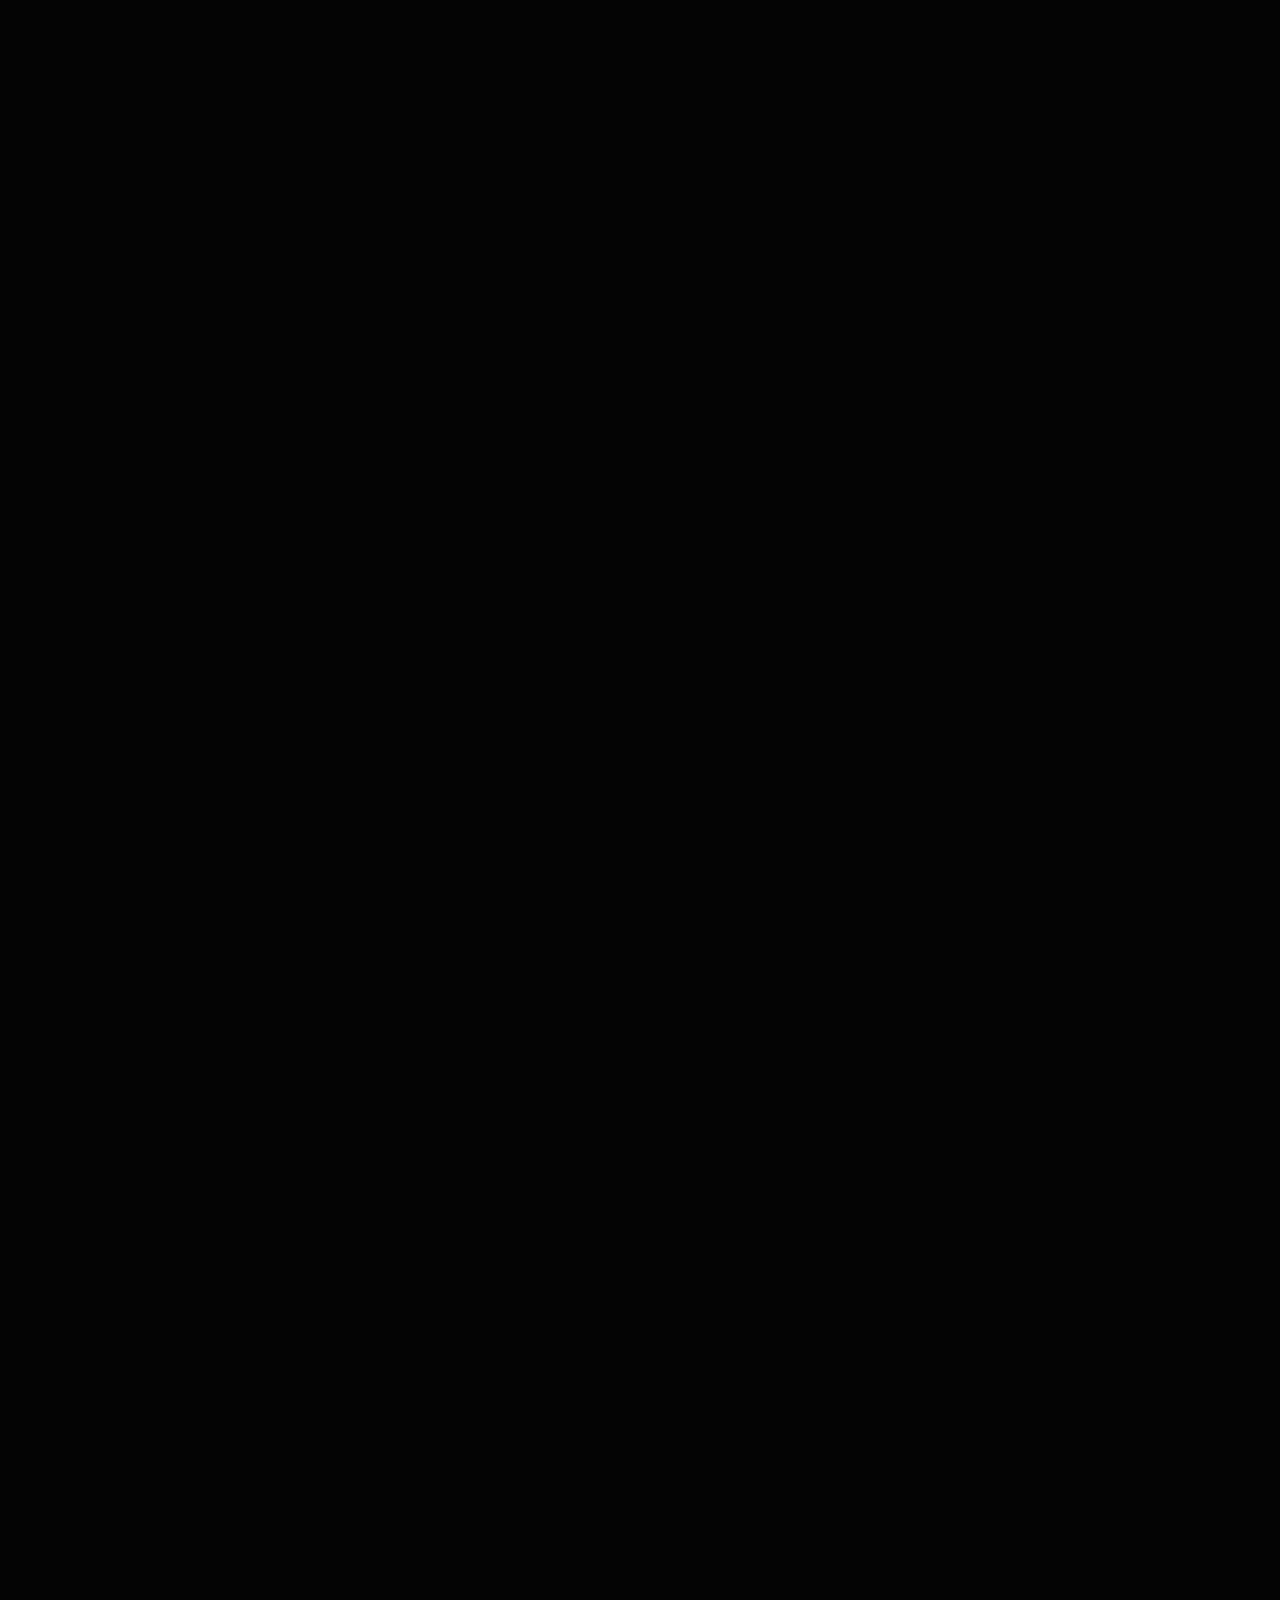
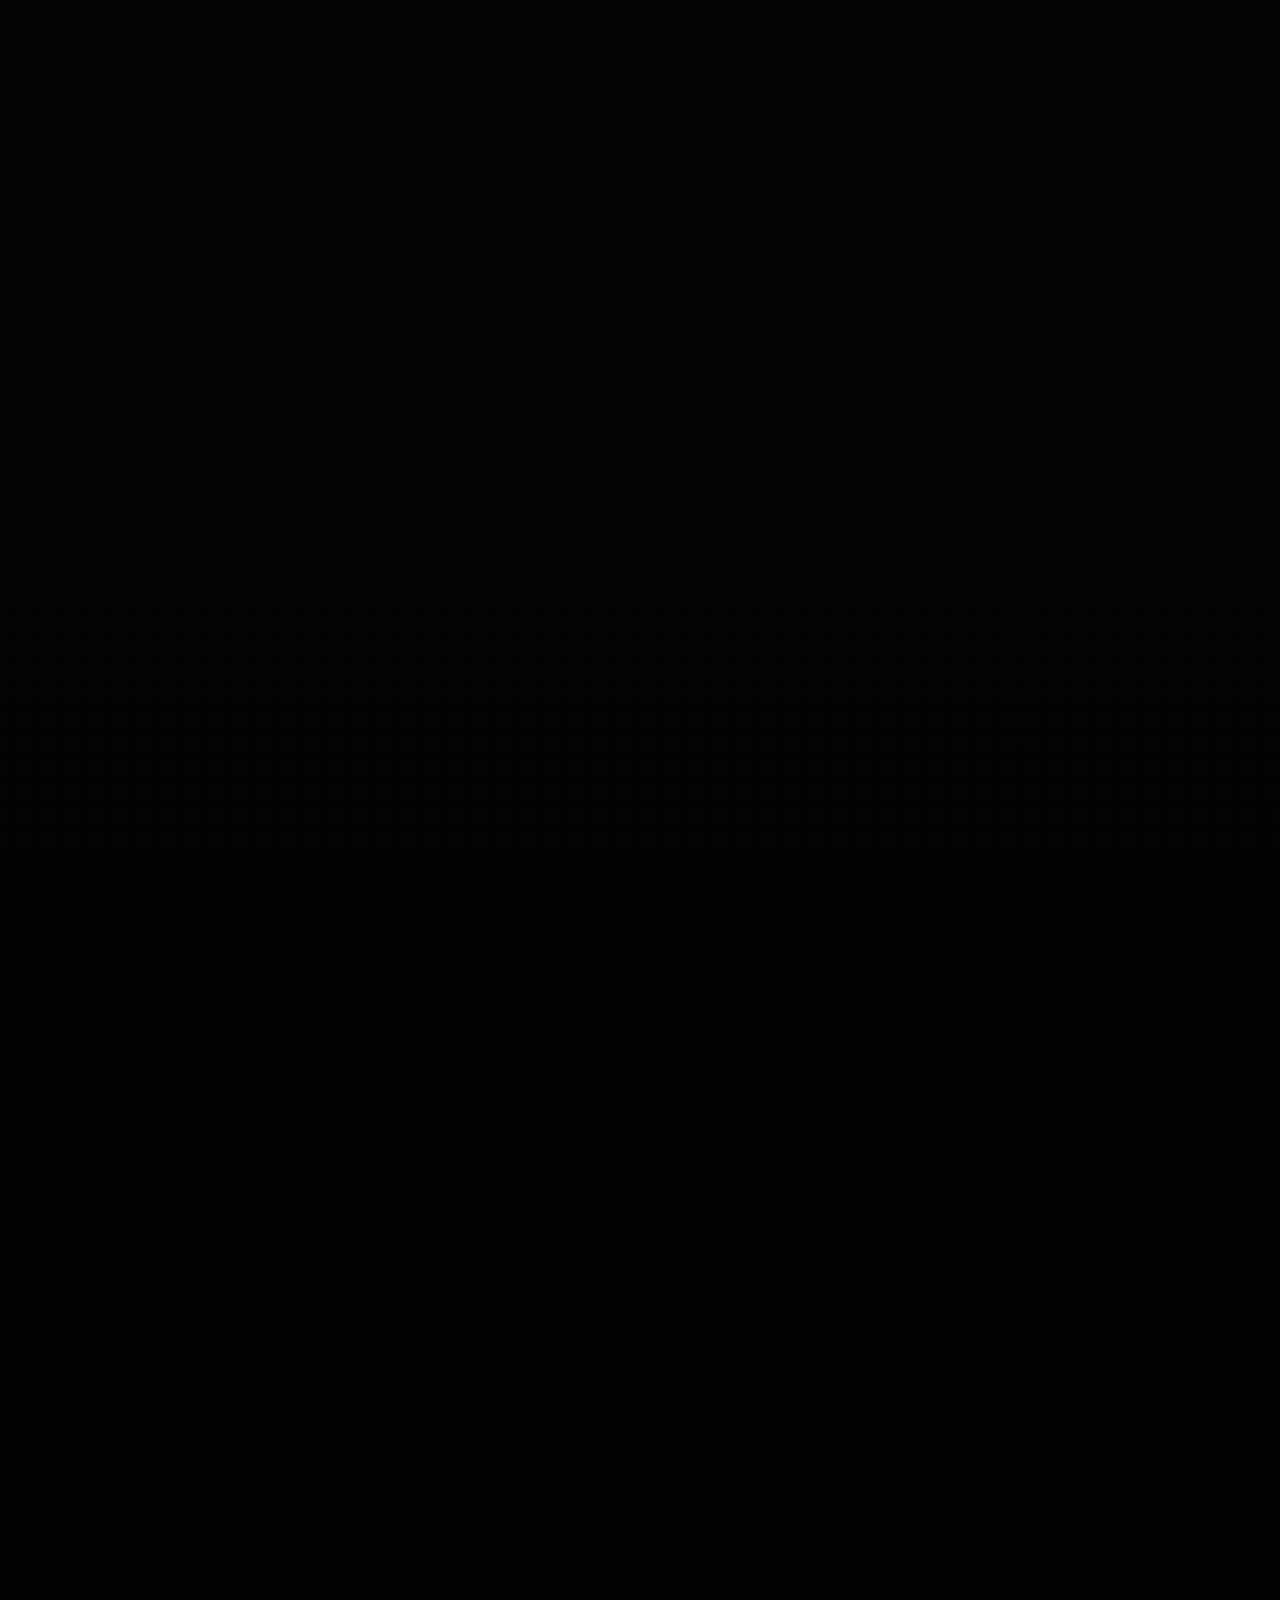
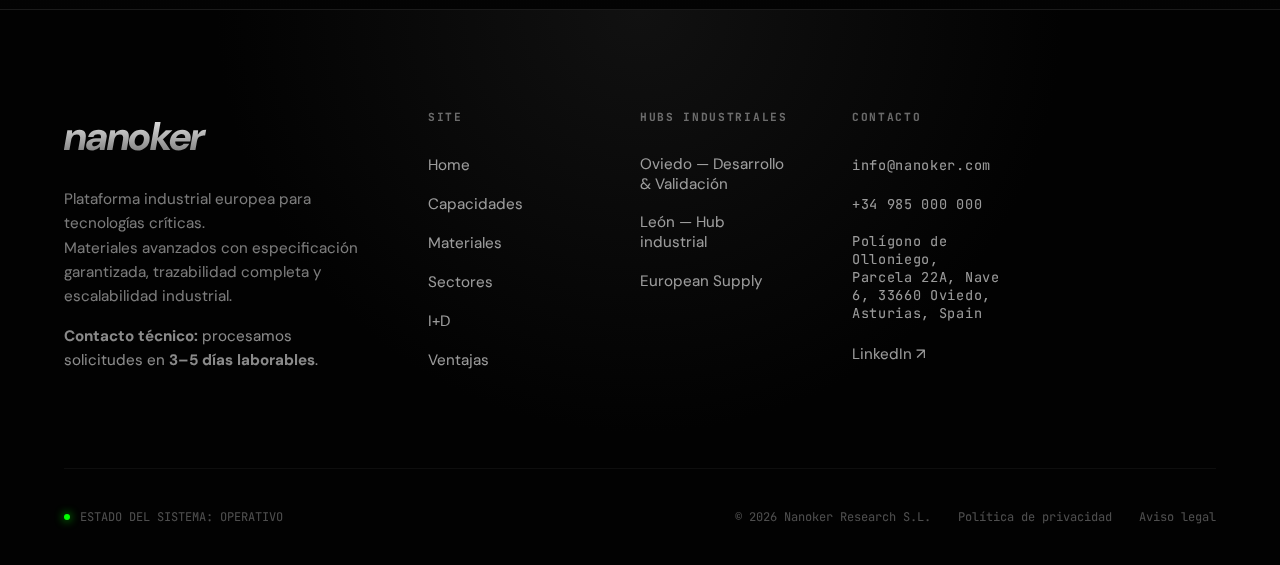
<file: sectores.html>
<!DOCTYPE html>
<html lang="es">
  <head>
    <meta charset="UTF-8" />
    <meta name="viewport" content="width=device-width, initial-scale=1.0" />
    <title>Nanoker | Sectores</title>

    <link rel="icon" href="./favicon.ico" />
    <link rel="icon" type="image/png" sizes="32x32" href="./favicon-pack/favicon-32x32.png" />
    <link rel="icon" type="image/png" sizes="16x16" href="./favicon-pack/favicon-16x16.png" />
    <link rel="apple-touch-icon" sizes="180x180" href="./favicon-pack/apple-touch-icon.png" />
    <link rel="icon" type="image/png" sizes="192x192" href="./favicon-pack/android-chrome-192x192.png" />
    <link rel="icon" type="image/png" sizes="512x512" href="./favicon-pack/android-chrome-512x512.png" />
    <meta name="theme-color" content="#020202" />

    <link rel="preconnect" href="https://fonts.googleapis.com" />
    <link rel="preconnect" href="https://fonts.gstatic.com" crossorigin />
    <link
      href="https://fonts.googleapis.com/css2?family=DM+Sans:ital,opsz,wght@0,9..40,400;0,9..40,500;0,9..40,700;1,9..40,800&family=JetBrains+Mono:wght@400;500&display=swap"
      rel="stylesheet"
    />

    <link rel="stylesheet" href="css/style.css?v=11" />

    <style>
      :root {
        --sect-bg: #050505;
        --sect-border: rgba(255, 255, 255, 0.11);
        --sect-dim: rgba(255, 255, 255, 0.74);
        --sect-red: #c93b3b;
        --sect-red-soft: rgba(201, 59, 59, 0.3);
        --sect-surface: rgba(255, 255, 255, 0.02);
      }

      body.sectores-page {
        background: var(--sect-bg);
      }

      body.sectores-page::before {
        opacity: 0.06;
      }

      .sect-main {
        position: relative;
        padding-top: var(--nav-h);
        background:
          radial-gradient(80% 220px at 88% 15%, rgba(255, 255, 255, 0.04), transparent 70%),
          linear-gradient(180deg, #050505 0%, #040404 48%, #030303 100%);
      }

      .sect-main::before {
        content: "";
        position: absolute;
        inset: 0;
        pointer-events: none;
        z-index: 0;
        background-image: radial-gradient(rgba(255, 255, 255, 0.09) 0.35px, transparent 0.35px);
        background-size: 3px 3px;
        opacity: 0.03;
      }

      .sect-main > * {
        position: relative;
        z-index: 1;
      }

      .sect-container {
        width: min(1120px, calc(100% - 40px));
        margin: 0 auto;
      }

      .sect-section {
        padding: 70px 0;
        border-top: 1px solid rgba(255, 255, 255, 0.08);
      }

      .sect-hero {
        border-top: 0;
        padding: 88px 0 76px;
      }

      .sect-hero h1 {
        margin: 0;
        font-size: clamp(2.3rem, 6.1vw, 4.4rem);
        letter-spacing: -0.03em;
        line-height: 1.04;
        font-weight: 500;
      }

      .sect-subtitle {
        margin: 16px 0 0;
        max-width: 840px;
        font-size: clamp(1.02rem, 2.2vw, 1.24rem);
        color: rgba(255, 255, 255, 0.88);
        line-height: 1.55;
      }

      .sect-intro {
        margin: 20px 0 0;
        max-width: 860px;
        color: var(--sect-dim);
        line-height: 1.72;
      }

      .sect-divider {
        margin-top: 28px;
        height: 1px;
        width: 100%;
        background: linear-gradient(
          90deg,
          var(--sect-red-soft) 0%,
          rgba(255, 255, 255, 0.17) 16%,
          rgba(255, 255, 255, 0.08) 100%
        );
      }

      .sect-heading {
        margin: 0 0 10px;
        font-size: clamp(1.7rem, 4vw, 2.45rem);
        letter-spacing: -0.02em;
        font-weight: 500;
      }

      .sect-phrase {
        margin: 0 0 18px;
        font-family: var(--font-tech);
        font-size: 0.76rem;
        letter-spacing: 0.16em;
        text-transform: uppercase;
        color: rgba(255, 255, 255, 0.64);
      }

      .sect-text {
        margin: 0 0 22px;
        color: var(--sect-dim);
        line-height: 1.7;
        max-width: 900px;
      }

      .sect-grid {
        display: grid;
        grid-template-columns: repeat(2, minmax(0, 1fr));
        gap: 14px;
      }

      .sect-box {
        border: 1px solid var(--sect-border);
        background: var(--sect-surface);
        padding: 16px 18px;
      }

      .sect-box h3 {
        margin: 0 0 12px;
        font-size: 0.8rem;
        font-family: var(--font-tech);
        letter-spacing: 0.16em;
        text-transform: uppercase;
        color: var(--sect-red);
      }

      .sect-list {
        margin: 0;
        padding: 0;
        list-style: none;
        display: grid;
        gap: 8px;
      }

      .sect-list li {
        display: flex;
        gap: 10px;
        align-items: flex-start;
        color: rgba(255, 255, 255, 0.9);
        line-height: 1.5;
      }

      .sect-list li::before {
        content: "";
        width: 14px;
        height: 14px;
        margin-top: 0.31em;
        border-radius: 50%;
        border: 1px solid rgba(201, 59, 59, 0.55);
        background: radial-gradient(circle at 50% 50%, rgba(201, 59, 59, 0.75) 0 2px, transparent 3px);
        flex: 0 0 14px;
      }

      .sect-cta {
        text-align: center;
        padding: 88px 0;
      }

      .sect-cta p {
        margin: 0;
        font-size: clamp(1.3rem, 3.3vw, 2rem);
        line-height: 1.35;
        color: rgba(255, 255, 255, 0.94);
      }

      [data-reveal] {
        opacity: 0;
        transform: translateY(8px);
        transition: opacity 420ms ease, transform 420ms ease;
      }

      [data-reveal].is-visible {
        opacity: 1;
        transform: translateY(0);
      }

      @media (max-width: 860px) {
        .sect-grid {
          grid-template-columns: 1fr;
        }

        .sect-section {
          padding: 56px 0;
        }
      }

      @media (prefers-reduced-motion: reduce) {
        [data-reveal] {
          opacity: 1;
          transform: none;
          transition: none;
        }
      }
    </style>
  </head>

  <body class="sectores-page">
    <nav class="nav" data-nav>
      <a href="./index.html" class="nav-logo" aria-label="Nanoker Home">
        <img src="./img/brand/logo-nanoker-26-hd.png" alt="Nanoker" />
      </a>

      <div class="nav-center">
        <a href="./index.html#top" class="nav-link" data-i18n="nav.home">Home</a>
        <a href="empresa.html" class="nav-link" data-i18n="nav.company">Empresa</a>
        <a href="sectores.html" class="nav-link is-active" data-i18n="nav.sectors">Sectores</a>
        <a href="materiales.html" class="nav-link" data-i18n="nav.materials">Materiales</a>
        <a href="capacidades.html" class="nav-link" data-i18n="nav.capabilities">Capacidades</a>
        <a href="id.html" class="nav-link" data-i18n="nav.rnd">I+D</a>
        <a href="#contact" class="nav-link" data-i18n="nav.contact">Contacto</a>
      </div>

      <div class="nav-actions">
        <button class="nav-lang" type="button" data-lang-toggle aria-label="Language">
          <span class="is-active">ES</span> / <span>EN</span>
        </button>
      </div>

      <button class="nav-toggle" type="button" aria-label="Open menu" aria-expanded="false">
        ☰ <span class="sr-only" data-i18n="nav.menu">Open menu</span>
      </button>
    </nav>

    <main class="sect-main" id="top">
      <section class="sect-section sect-hero" data-reveal>
        <div class="sect-container">
          <h1>Sectores</h1>
          <p class="sect-subtitle">
            Materiales avanzados para industrias donde el rendimiento depende del control del material.
          </p>
          <p class="sect-intro">
            Nanoker desarrolla materiales estratégicos y componentes de alta precisión para sectores críticos donde la
            fiabilidad, trazabilidad y escalabilidad industrial son esenciales.
          </p>
          <div class="sect-divider" aria-hidden="true"></div>
        </div>
      </section>

      <section class="sect-section" data-reveal>
        <div class="sect-container">
          <h2 class="sect-heading">Industria y Fabricación Avanzada</h2>
          <p class="sect-phrase">Materiales de alta precisión para entornos industriales exigentes.</p>
          <p class="sect-text">
            La fabricación avanzada requiere materiales capaces de operar bajo desgaste, corrosión, altas temperaturas
            y esfuerzos mecánicos continuos.
          </p>
          <div class="sect-grid">
            <article class="sect-box">
              <h3>Retos</h3>
              <ul class="sect-list">
                <li>Desgaste y abrasión</li>
                <li>Estabilidad a alta temperatura</li>
                <li>Conductividad térmica controlada</li>
                <li>Precisión dimensional</li>
                <li>Repetibilidad lote a lote</li>
              </ul>
            </article>
            <article class="sect-box">
              <h3>Soluciones</h3>
              <ul class="sect-list">
                <li>Cerámicas técnicas avanzadas</li>
                <li>Composites funcionales térmicos</li>
                <li>Componentes de precisión industrial</li>
              </ul>
            </article>
            <article class="sect-box">
              <h3>Materiales clave</h3>
              <ul class="sect-list">
                <li>Alúmina del 92/96/99,7/99,8/99,99% de pureza</li>
                <li>Circona (YTZP, CeTZP, CaPSZ, MgPSZ, YFSZ)</li>
                <li>Composites (ATZ, ZTA, ATiCSiC, ZTiN)</li>
                <li>B4C, SiC, Si3N4, TiB2</li>
                <li>AIN y AIN mecanizable</li>
                <li>Composites Grafito-Mo/Cr, Diamante-Cu/Al</li>
              </ul>
            </article>
            <article class="sect-box">
              <h3>Casos</h3>
              <ul class="sect-list">
                <li>Componentes EDM</li>
                <li>Heat sinks estructurales</li>
                <li>Piezas para automatización</li>
              </ul>
            </article>
          </div>
        </div>
      </section>

      <section class="sect-section" data-reveal>
        <div class="sect-container">
          <h2 class="sect-heading">Energía y Electrónica de Potencia</h2>
          <p class="sect-phrase">
            Materiales estratégicos para sistemas eléctricos de alta eficiencia y densidad de potencia.
          </p>
          <div class="sect-grid">
            <article class="sect-box">
              <h3>Retos</h3>
              <ul class="sect-list">
                <li>Gestión térmica extrema</li>
                <li>Aislamiento eléctrico con alta conductividad térmica</li>
                <li>Operación a &gt;200ºC</li>
                <li>Reducción de pérdidas por efecto Joule</li>
                <li>Fiabilidad a largo plazo</li>
              </ul>
            </article>
            <article class="sect-box">
              <h3>Soluciones</h3>
              <ul class="sect-list">
                <li>SiC WBG</li>
                <li>Diamante CVD térmico</li>
                <li>AIN alta conductividad</li>
                <li>AIN mecanizable</li>
                <li>Composites térmicos</li>
              </ul>
            </article>
            <article class="sect-box">
              <h3>Materiales</h3>
              <ul class="sect-list">
                <li>SiC (poly &amp; SC)</li>
                <li>Diamante CVD (thermal grade)</li>
                <li>AIN y AIN mecanizable (tipo Shapal)</li>
                <li>Carbon-Metal Composites: Grafito-Mo/Cr, Diamante-Cu/Al</li>
              </ul>
            </article>
            <article class="sect-box">
              <h3>Casos</h3>
              <ul class="sect-list">
                <li>Disipadores para módulos de potencia</li>
                <li>Componentes térmicos para sistemas aeroespaciales</li>
                <li>Electrónica de alta frecuencia</li>
              </ul>
            </article>
            <article class="sect-box">
              <h3>Aplicaciones</h3>
              <ul class="sect-list">
                <li>Disipadores de potencia</li>
                <li>Electrónica aeroespacial</li>
                <li>Alta frecuencia</li>
              </ul>
            </article>
          </div>
        </div>
      </section>

      <section class="sect-section" data-reveal>
        <div class="sect-container">
          <h2 class="sect-heading">Salud y Dispositivos Médicos</h2>
          <p class="sect-phrase">
            Cerámicas técnicas y biocerámicas para aplicaciones médicas donde calidad, trazabilidad y regulación son
            críticas.
          </p>
          <p class="sect-text">
            El sector biomédico requiere materiales biocompatibles, estables y totalmente trazables bajo normativa
            estricta (ISO 13485, MDR). Nanoker aporta experiencia industrial validada en dispositivos de alta
            precisión.
          </p>
          <div class="sect-grid">
            <article class="sect-box">
              <h3>Retos</h3>
              <ul class="sect-list">
                <li>Biocompatibilidad certificada</li>
                <li>Estabilidad mecánica y química</li>
                <li>Integración con sistemas electrónicos</li>
                <li>Trazabilidad completa</li>
              </ul>
            </article>
            <article class="sect-box">
              <h3>Soluciones</h3>
              <ul class="sect-list">
                <li>Biocerámicas grado biomédico</li>
                <li>Nanocomposites biocompatibles grado biomédico</li>
                <li>Componentes complejos para cirugía guiada</li>
                <li>Implantes y sistemas intervencionistas</li>
              </ul>
            </article>
            <article class="sect-box">
              <h3>Materiales</h3>
              <ul class="sect-list">
                <li>Alúmina grado biomédico</li>
                <li>Circona YTZP grado biomédico</li>
                <li>Composites ATZ y TZP</li>
                <li>Nanocomposites CeTZP-A</li>
              </ul>
            </article>
            <article class="sect-box">
              <h3>Casos</h3>
              <ul class="sect-list">
                <li>Tornillos para cirugía cerebral guiada</li>
                <li>Componentes para oncología intervencionista</li>
                <li>Implante Inperio</li>
                <li>Sistema Cerioss</li>
              </ul>
            </article>
          </div>
        </div>
      </section>

      <section class="sect-section" data-reveal>
        <div class="sect-container">
          <h2 class="sect-heading">Semiconductores y equipamiento de fabricación</h2>
          <p class="sect-phrase">
            Materiales "fab-grade" para procesos críticos con control total de especificación, defectos y
            trazabilidad.
          </p>
          <p class="sect-text">
            La industrialización DeepTech depende de materiales con pureza extrema, estabilidad lote a lote y
            capacidad de escalado. Nanoker integra cerámicas técnicas con sustratos estratégicos como SiC, diamante y
            zafiro.
          </p>
          <div class="sect-grid">
            <article class="sect-box">
              <h3>Retos</h3>
              <ul class="sect-list">
                <li>Pureza grado semiconductor</li>
                <li>Control de defectos</li>
                <li>Resistencia al ataque por plasma</li>
                <li>Reducción de lead times</li>
                <li>Independencia de proveedores externos</li>
              </ul>
            </article>
            <article class="sect-box">
              <h3>Soluciones</h3>
              <ul class="sect-list">
                <li>SiC wafers y componentes</li>
                <li>Diamante CVD (thermal / quantum / optical grade)</li>
                <li>Zafiro EPI-ready</li>
                <li>Cerámicas SPS/HIP para entornos extremos</li>
              </ul>
            </article>
            <article class="sect-box">
              <h3>Capacidades clave</h3>
              <ul class="sect-list">
                <li>MPCVD</li>
                <li>KV</li>
                <li>PVT</li>
                <li>SPS/HIP</li>
                <li>Dopaje NV / B / P</li>
                <li>CMP y acabado device-ready</li>
                <li>QA/QC completo</li>
              </ul>
            </article>
            <article class="sect-box">
              <h3>Casos</h3>
              <ul class="sect-list">
                <li>Componentes para sistemas EUV</li>
                <li>Cerámicas resistentes a plasma</li>
                <li>Diamante para gestión térmica RF</li>
              </ul>
            </article>
          </div>
        </div>
      </section>

      <section class="sect-section" data-reveal>
        <div class="sect-container">
          <h2 class="sect-heading">Fotónica y Óptica Avanzada</h2>
          <p class="sect-phrase">
            Materiales ópticos para transmisión amplia, alta potencia y estabilidad en entornos extremos.
          </p>
          <p class="sect-text">
            La fotónica avanzada requiere materiales con baja absorción, alta transmisión y estabilidad térmica
            excepcional.
          </p>
          <div class="sect-grid">
            <article class="sect-box">
              <h3>Retos</h3>
              <ul class="sect-list">
                <li>Alta potencia láser</li>
                <li>Transmisión UV / IR / THz</li>
                <li>Resistencia química</li>
                <li>Precisión óptica</li>
              </ul>
            </article>
            <article class="sect-box">
              <h3>Soluciones</h3>
              <ul class="sect-list">
                <li>Diamante óptico</li>
                <li>Zafiro óptico</li>
                <li>ALON y espinelas</li>
                <li>Fotónica integrada en AIN</li>
              </ul>
            </article>
            <article class="sect-box">
              <h3>Aplicaciones</h3>
              <ul class="sect-list">
                <li>Ventanas X</li>
                <li>Domos IR</li>
                <li>Láser de alta potencia</li>
                <li>Espectroscopía multi-longitud de onda</li>
              </ul>
            </article>
          </div>
        </div>
      </section>

      <section class="sect-section" data-reveal>
        <div class="sect-container">
          <h2 class="sect-heading">Cuántica y Sensores de Nueva Generación</h2>
          <p class="sect-phrase">Materiales habilitadores para tecnologías cuánticas y sensado de ultra precisión.</p>
          <p class="sect-text">
            El diamante con centros NV permite magnetometría, navegación GPS-denied y sensado de alta sensibilidad sin
            criogenia.
          </p>
          <div class="sect-grid">
            <article class="sect-box">
              <h3>Retos</h3>
              <ul class="sect-list">
                <li>Control de defectos a escala atómica</li>
                <li>Dopaje preciso</li>
                <li>Estabilidad térmica</li>
                <li>Escalabilidad industrial</li>
              </ul>
            </article>
            <article class="sect-box">
              <h3>Soluciones</h3>
              <ul class="sect-list">
                <li>Diamante NV-grade</li>
                <li>Dopaje on-demand (B / P / N)</li>
                <li>Estructuras multicapa personalizadas</li>
              </ul>
            </article>
            <article class="sect-box">
              <h3>Aplicaciones</h3>
              <ul class="sect-list">
                <li>Quantum gyroscopes</li>
                <li>Magnetometría avanzada</li>
                <li>Sensores en entornos hostiles</li>
              </ul>
            </article>
          </div>
        </div>
      </section>

      <section class="sect-section" data-reveal>
        <div class="sect-container">
          <h2 class="sect-heading">Aeroespacial, Defensa y Espacio</h2>
          <p class="sect-phrase">Materiales para sistemas críticos donde el fallo no es una opción.</p>
          <div class="sect-grid">
            <article class="sect-box">
              <h3>Retos</h3>
              <ul class="sect-list">
                <li>Radiación</li>
                <li>Temperaturas extremas</li>
                <li>Blindaje transparente</li>
                <li>Gestión térmica crítica</li>
                <li>TCE nulo o a la carta</li>
              </ul>
            </article>
            <article class="sect-box">
              <h3>Soluciones</h3>
              <ul class="sect-list">
                <li>ALON</li>
                <li>Diamante CVD</li>
                <li>SiC estructural</li>
                <li>B₄C</li>
                <li>LAS-SiC</li>
              </ul>
            </article>
            <article class="sect-box">
              <h3>Aplicaciones</h3>
              <ul class="sect-list">
                <li>Radar</li>
                <li>Sensores IR</li>
                <li>Electrónica rad-hard</li>
                <li>Protección balística avanzada</li>
              </ul>
            </article>
          </div>
        </div>
      </section>

      <section class="sect-section" data-reveal>
        <div class="sect-container">
          <h2 class="sect-heading">Ciencia e Infraestructuras</h2>
          <p class="sect-phrase">
            Materiales y componentes para grandes instalaciones científicas e instrumentación avanzada.
          </p>
          <p class="sect-text">
            Big Science exige estabilidad dimensional extrema, pureza material y fiabilidad en condiciones fuera de
            estándar industrial.
          </p>
          <div class="sect-grid">
            <article class="sect-box">
              <h3>Retos</h3>
              <ul class="sect-list">
                <li>Entornos de radiación</li>
                <li>Vacío y plasma</li>
                <li>Estabilidad térmica</li>
                <li>Componentes ultraestables</li>
              </ul>
            </article>
            <article class="sect-box">
              <h3>Soluciones</h3>
              <ul class="sect-list">
                <li>Cerámicas grado CERN</li>
                <li>Ventanas para radiación</li>
                <li>Composites térmicos avanzados</li>
              </ul>
            </article>
            <article class="sect-box">
              <h3>Aplicaciones</h3>
              <ul class="sect-list">
                <li>Detectores</li>
                <li>Sistemas de colimación</li>
                <li>Instrumentación científica</li>
              </ul>
            </article>
          </div>
        </div>
      </section>

      <section class="sect-section sect-cta" data-reveal>
        <div class="sect-container">
          <p>¿Tu sector requiere control extremo del material? Contacta con ingeniería.</p>
        </div>
      </section>
    </main>

    <footer class="footer" id="contact">
      <div class="footer-grid">
        <div class="f-brand">
          <h3 data-i18n="footer.brandTitle">nanoker</h3>
          <p data-i18n-html="footer.brandTextHtml">
            Plataforma industrial europea para tecnologías críticas.<br />
            Materiales avanzados con especificación garantizada, trazabilidad completa y escalabilidad industrial.
          </p>
          <p style="margin-top: 12px; opacity: 0.9" data-i18n-html="footer.noteHtml">
            <b>Contacto técnico:</b> procesamos solicitudes en <b>3–5 días laborables</b>.
          </p>
        </div>

        <div class="f-col">
          <h4 data-i18n="footer.colSite.title">Site</h4>
          <ul>
            <li><a href="./index.html#top" data-i18n="footer.colSite.links.home">Home</a></li>
            <li><a href="./index.html#sec-platform" data-i18n="footer.colSite.links.capabilities">Capacidades</a></li>
            <li><a href="./index.html#sec-materials" data-i18n="footer.colSite.links.materials">Materiales</a></li>
            <li><a href="sectores.html" data-i18n="footer.colSite.links.sectors">Sectores</a></li>
            <li><a href="./index.html#sec-rnd" data-i18n="footer.colSite.links.rnd">I+D</a></li>
            <li><a href="./index.html#sec-sovereignty" data-i18n="footer.colSite.links.advantages">Ventajas</a></li>
          </ul>
        </div>

        <div class="f-col">
          <h4 data-i18n="footer.colHubs.title">Industrial Hubs</h4>
          <ul>
            <li><a href="#" data-i18n="footer.colHubs.links.oviedo">Oviedo — Desarrollo & Validación</a></li>
            <li><a href="#" data-i18n="footer.colHubs.links.leon">León — Hub industrial</a></li>
            <li><a href="#" data-i18n="footer.colHubs.links.supply">European Supply</a></li>
          </ul>
        </div>

        <div class="f-col">
          <h4 data-i18n="footer.colConnect.title">Connect</h4>
          <ul>
            <li><a href="mailto:info@nanoker.com" class="contact-data">info@nanoker.com</a></li>
            <li><a href="tel:+34985000000" class="contact-data">+34 985 000 000</a></li>
            <li>
              <a
                href="https://www.google.com/maps/search/?api=1&query=Pol%C3%ADgono+de+Olloniego%2C+Parcela+22A%2C+Nave+6%2C+33660+Oviedo%2C+Asturias%2C+Spain"
                class="contact-data"
                target="_blank"
                rel="noopener noreferrer"
              >
                Polígono de Olloniego, Parcela 22A, Nave 6, 33660 Oviedo, Asturias, Spain
              </a>
            </li>
            <li style="margin-top: 20px">
              <a href="https://www.linkedin.com/company/nanoker-research-sl/" data-i18n="footer.colConnect.links.linkedin">LinkedIn ↗</a>
            </li>
          </ul>
        </div>
      </div>

      <div class="f-copy">
        <div class="system-status">
          <div class="status-dot"></div>
          <span>
            <span data-i18n="footer.system.label">SYSTEM STATUS:</span>
            <span data-i18n="footer.system.value">OPERATIONAL</span>
          </span>
        </div>

        <div>
          <span data-i18n="footer.legal.copyright">© 2026 Nanoker Research S.L.</span>
          <a href="#" data-i18n="footer.legal.privacy">Privacy Policy</a>
          <a href="#" data-i18n="footer.legal.notice">Legal Notice</a>
        </div>
      </div>
    </footer>

    <script>
      (function () {
        const nav = document.querySelector("[data-nav]");
        const btn = document.querySelector(".nav-toggle");
        const links = document.querySelectorAll(".nav-center .nav-link");
        if (nav && btn) {
          btn.addEventListener("click", () => {
            const open = !nav.classList.contains("is-open");
            nav.classList.toggle("is-open", open);
            btn.setAttribute("aria-expanded", open ? "true" : "false");
          });
        }

        links.forEach((a) => {
          a.addEventListener("click", () => {
            nav?.classList.remove("is-open");
            btn?.setAttribute("aria-expanded", "false");
          });
        });

        const revealEls = document.querySelectorAll("[data-reveal]");
        if (!("IntersectionObserver" in window)) {
          revealEls.forEach((el) => el.classList.add("is-visible"));
          return;
        }

        const io = new IntersectionObserver(
          (entries) => {
            entries.forEach((entry) => {
              if (entry.isIntersecting) entry.target.classList.add("is-visible");
            });
          },
          { threshold: 0.14, rootMargin: "0px 0px -8% 0px" }
        );
        revealEls.forEach((el) => io.observe(el));
      })();
    </script>

    <script type="module">
      import { initLanguageSwitcher } from "./js/lang.js";

      initLanguageSwitcher({ observeDOM: true });
    </script>
  </body>
</html>
</file>
<file: css/style.css>
:root{
  --bg: #05070a;
  --text: rgba(255,255,255,.92);
  --muted: rgba(255,255,255,.72);
  --faint: rgba(255,255,255,.55);
  --accent: rgba(120,200,255,.85);
  --maxw: 1100px;
  --hero-top-gap: clamp(120px, 14vh, 220px);
  --hero-bottom-gap: 96px;
}

.nk-hero{
  min-height: 100svh;
  position: relative;
  background: var(--bg);
  color: var(--text);
  display: grid;
  place-items: center;
  padding: var(--hero-top-gap) 24px var(--hero-bottom-gap);
  padding-top: calc(var(--hero-top-gap) + var(--nav-height, 72px));
  overflow: hidden;
  isolation: isolate;
}

.hero::before{
  content:"";
  position:absolute;
  inset:-22%;
  pointer-events:none;
  z-index:0;

  /* foco blanco: SOLO en hero */
  background:
    radial-gradient(56% 44% at 22% 92%, rgba(255,255,255,.48), transparent 60%),
    radial-gradient(62% 52% at 30% 88%, rgba(255,255,255,.20), transparent 66%),
    radial-gradient(55% 45% at 45% 84%, rgba(120,200,255,.10), transparent 68%);
  filter: blur(26px);

  /* RECORTE: el foco no debe llegar al final del hero (zona “desplázate...”) */
  -webkit-mask-image: linear-gradient(to bottom, #000 0%, #000 calc(100% - 170px), transparent 100%);
  mask-image: linear-gradient(to bottom, #000 0%, #000 calc(100% - 170px), transparent 100%);
}

.hero::after{
  content:"";
  position:absolute;
  left:0; right:0; bottom:0;
  height: 220px;
  background: linear-gradient(
    180deg,
    rgba(0,0,0,0) 0%,
    rgba(0,0,0,.72) 55%,
    #000 100%
  );
  pointer-events:none;
  z-index:0;
}

.hero > *{
  position: relative;
  z-index: 1;
}

.nk-hero__inner{
  position: relative;
  z-index: 1;
  width: min(var(--maxw), 100%);
  text-align: center;
}

.nk-hero__brand{
  font-family: "DM Sans", system-ui, -apple-system, Segoe UI, Roboto, Arial, sans-serif;
  font-style: italic;
  margin: 0 0 18px 0;
  font-weight: 800;
  letter-spacing: -0.02em;
  line-height: 0.92;
  font-size: clamp(80px, 12vw, 190px);
  text-shadow: 0 0 28px rgba(255,255,255,.10);

  opacity: 0;
  transform: translateY(8px);
  filter: blur(2px);
  animation: nkBrandIn 900ms cubic-bezier(.22,.8,.28,1) 120ms forwards;

  display: inline-block;
}
.nk-hero__brand-o{
  --o-height: 0.98em;

  --o-va: -0.230em;   /* un poco más bajo */
  --o-ml: -0.08em;    /* más pegado a "nan" */
  --o-mr: -0.10em;    /* más pegado a "ker" */

  height: var(--o-height);
  width: auto;
  display: inline-block;

  vertical-align: var(--o-va);
  transform: none;

  margin-left: var(--o-ml);
  margin-right: var(--o-mr);
}

.nk-hero__tagline{
  margin: 0;
  font-weight: 600;
  font-size: clamp(16px, 2.1vw, 22px);
  opacity: 0;
  transform: translateY(6px);
  animation: nkTagIn 800ms cubic-bezier(.22,.8,.28,1) 240ms forwards;
}

.nk-hero__divider{
  position: relative;
  display: block;
  width: min(420px, 70vw);
  height: 2px;
  margin: 16px auto 18px;
  overflow: hidden;
  background: rgba(120,200,255,.15); /* guía muy sutil */
}

.nk-hero__divider::after{
  content:"";
  position:absolute;
  left:0;
  top:0;
  height:100%;
  width:100%;
  background: linear-gradient(
    90deg,
    rgba(120,200,255,1),
    rgba(160,220,255,.9)
  );
  transform: scaleX(0);
  transform-origin: left;
  animation: nkLineDraw 1.1s cubic-bezier(.4,0,.2,1) forwards;
  box-shadow: 0 0 14px rgba(120,200,255,.45);
}

@keyframes nkLineDraw{
  to{
    transform: scaleX(1);
  }
}

@keyframes nkBrandIn{
  to{
    opacity: 1;
    transform: translateY(0);
    filter: blur(0);
  }
}

@keyframes nkTagIn{
  to{
    opacity: .95;
    transform: translateY(0);
  }
}

.nk-hero__lead{
  margin: 0 auto;
  max-width: 860px;
  font-size: clamp(16px, 2vw, 20px);
  line-height: 1.65;
  color: var(--muted);
}

.nk-hero__scroll{
  position: absolute;
  z-index: 1;
  left: 50%;
  bottom: 26px;
  transform: translateX(-50%);
  text-decoration: none;
  color: var(--faint);
  display: inline-flex;
  align-items: center;
  gap: 10px;
  padding: 10px 12px;
  border-radius: 999px;
}

.nk-hero__scrollText{
  font-size: 12px;
  letter-spacing: 0.22em;
  text-transform: uppercase;
}

.nk-hero__scrollDot{
  width: 6px;
  height: 6px;
  border-radius: 999px;
  background: rgba(255,255,255,.55);
  box-shadow: 0 0 16px rgba(120,200,255,.25);
  animation: nkScrollPulse 1.6s ease-in-out infinite;
}

@keyframes nkScrollPulse{
  0%, 100% { transform: translateY(0); opacity: .55; }
  50%      { transform: translateY(6px); opacity: .9; }
}

@media (prefers-reduced-motion: reduce){
  .nk-hero__brand,
  .nk-hero__tagline{
    animation: none !important;
    opacity: 1 !important;
    transform: none !important;
    filter: none !important;
  }
  .nk-hero__divider::after{
    animation: none;
    transform: scaleX(1);
  }
  .nk-hero__scrollDot{ animation: none; }
}

@media (max-width: 520px){
  .nk-hero{ padding-left: 18px; padding-right: 18px; }
  .nk-hero__scrollText{ letter-spacing: 0.18em; }
}

:root {
  --font-main: "DM Sans", sans-serif;
  --font-tech: "JetBrains Mono", monospace;

  --c-bg: #020202;
  --c-text: #ffffff;
  --c-dim: rgba(255, 255, 255, 0.6);

  --c-q: #ff0055;
  --c-s: #00ffff;
  --c-e: #ffaa00;
  --c-m: #35ff6a; /* Medical */
  --c-v: #8b5cf6;
  --c-competitive: #3b82f6;
  --c-competitive-glow: rgba(59,130,246,.35);
  --c-sovereignty: rgba(223, 109, 15, 0.863);
  --c-sovereignty-glow: rgba(223, 109, 15, 0.863);
  --c-cta: #8b5cf6;
  --c-cta-glow: rgba(139,92,246,.35);

  /* ✅ Implantes (blanco roto) */
  --c-i: #f5f5f2;

  --c-v-glow: rgba(139, 92, 246, 0.35);
  --c-v-glow-soft: rgba(139, 92, 246, 0.18);

  --c-border: rgba(255, 255, 255, 0.15);

  --nav-h: 80px;

  /* Partner Access vars */
  --access-bg: #05070b;
  --access-text: rgba(255, 255, 255, 0.92);
  --access-cyan: #00ffdc;

  /* Partners/logo vars */
  --partners-logo-h: 110px;
  --partners-logo-pad: 16px;
  --partners-grid-cols: 4;
  --partners-tile-bg: rgba(255, 255, 255, 0.06);
  --partners-tile-border: rgba(255, 255, 255, 0.16);

  /* ✅ HERO neon underline */
  --c-hero-neon: rgba(120, 190, 255, 0.9);
}

/* =====================
   BASE / FIX NO H-SCROLL
===================== */
*{ box-sizing:border-box; }

html, body{
  width:100%;
  overflow-x:hidden;
}

img, svg, video{
  max-width:100%;
}

.content-wrapper{
  width:100%;
  max-width:100%;
  overflow-x: clip;
}
@supports not (overflow: clip){
  .content-wrapper{ overflow-x:hidden; }
}

/* Evita escapes por transforms/blurs */
.hero, .section, .footer, .nav{
  max-width:100%;
  overflow-x: clip;
}
@supports not (overflow: clip){
  .hero, .section, .footer, .nav{ overflow-x:hidden; }
}

/* Accesibilidad */
.sr-only{
  position:absolute;
  width:1px;height:1px;
  padding:0;margin:-1px;
  overflow:hidden;clip:rect(0,0,0,0);
  white-space:nowrap;border:0;
}

/* =====================
   BODY
===================== */
body{
  margin:0;
  background-color: var(--c-bg);
  color: var(--c-text);
  font-family: var(--font-main);
  -webkit-font-smoothing: antialiased;
  overflow-x:hidden;
}

body,
header,
main,
.section{
  position: relative;
  z-index: 1;
}

/* Overlay sutil */
body::before{
  content:"";
  position: fixed;
  inset: 0;
  z-index: -2;
  pointer-events:none;

  /* overlay oscuro sutil (sin blancos) */
  background:
    radial-gradient(1200px 900px at 50% 10%, rgba(0,0,0,0.0), rgba(0,0,0,0.55)),
    repeating-linear-gradient(0deg, rgba(0,0,0,0.08) 0, rgba(0,0,0,0.08) 1px, transparent 1px, transparent 6px);

  opacity: .12;
  mix-blend-mode: overlay;
}

@media (max-width: 768px){
  body::before{
    opacity: .1;
  }
}

/* Canvas index (three-bg.js) */
.three-bg-canvas{
  position: fixed;
  inset: 0;
  width: 100%;
  height: 100%;
  display: block;
  pointer-events: none;
  z-index: 0;
  transform: translate3d(0,0,0);
  -webkit-transform: translate3d(0,0,0);
  backface-visibility: hidden;
  -webkit-backface-visibility: hidden;
  will-change: transform;
}

/* Canvas access (three-particles.js) */
.particles-canvas{
  position: absolute;
  inset: 0;
  width: 100%;
  height: 100%;
  display: block;
  pointer-events: none;
}

/* =====================
   NAV (DESKTOP)
===================== */
.nav{
  position: fixed;
  top: 0; left: 0; right: 0;
  width: 100%;
  height: var(--nav-h);
  padding: 0 5vw;
  display:flex;
  justify-content: space-between;
  align-items: center;
  z-index: 1000;

  background: rgba(5, 5, 5, 0.6);
  backdrop-filter: blur(16px);
  -webkit-backdrop-filter: blur(16px);
  border-bottom: 1px solid rgba(255,255,255,0.08);
  transition: all 0.4s cubic-bezier(0.16, 1, 0.3, 1);
}

.nav-logo{
  display:flex;
  align-items:center;
  text-decoration:none;
  position: relative;
  z-index: 2;
  max-width: 60%;
}

.nav-logo img{
  height: 150px;
  width: auto;
  display:block;
  max-width: 100%;
}

.nav-center{
  display:flex;
  align-items:center;
  gap: 40px;
}

.nav-label{
  font-family: var(--font-tech);
  font-size: 0.65rem;
  color: rgba(255,255,255,0.3);
  text-transform: uppercase;
  letter-spacing: 0.1em;
  margin-right: 10px;
  pointer-events:none;
}

.nav-link{
  font-size: 0.75rem;
  font-weight: 500;
  text-transform: uppercase;
  letter-spacing: 0.15em;
  color: rgba(255,255,255,0.6);
  text-decoration:none;
  position: relative;
  padding: 5px 0;
  transition: color .3s ease;
  white-space: nowrap;
}

.nav-link:hover{ color:#fff; }

.nav-link::after{
  content:"";
  position:absolute;
  bottom:0; left:0;
  width:0%;
  height:1px;
  background-color: var(--c-s);
  transition: width .3s cubic-bezier(0.25,0.8,0.25,1);
}

.nav-link:hover::after{ width:100%; }

.nav-cta{
  font-size: 0.75rem;
  font-weight: 700;
  text-transform: uppercase;
  letter-spacing: 0.1em;
  color:#fff;
  text-decoration:none;
  padding: 10px 24px;
  border: 1px solid rgba(255,255,255,0.2);
  background: rgba(255,255,255,0.05);
  border-radius: 2px;
  transition: all .3s ease;
  white-space: nowrap;
}

.nav-cta:hover{
  background:#fff;
  color:#000;
  border-color:#fff;
  box-shadow: 0 0 15px rgba(255,255,255,0.3);
}

.nav-actions{
  display:flex;
  align-items:center;
}

.nav-lang{
  margin-left: 12px;
  padding: 6px 10px;
  font-family: var(--font-tech);
  font-size: 12px;
  letter-spacing: 0.08em;
  color: #fff;
  background: transparent;
  border: 1px solid rgba(255,255,255,0.35);
  border-radius: 999px;
  cursor: pointer;
  line-height: 1;
  min-width: 78px;
  min-height: 30px;
  display: inline-flex;
  align-items: center;
  justify-content: center;
  gap: 4px;
}

.nav-lang__token{
  opacity: .6;
  transition: opacity .2s ease, color .2s ease;
}

html[data-lang="es"] .nav-lang__token--es,
html[data-lang="en"] .nav-lang__token--en{
  opacity: 1;
}

.nav-lang__sep{
  opacity: .55;
}

.nav-lang:hover{ border-color:#fff; }

/* Toggle hidden desktop */
.nav-toggle{
  display:none;
  background:transparent;
  border:0;
  color:inherit;
  font-size:26px;
  cursor:pointer;
  padding:10px;
  border-radius:12px;
}

/* =====================
   NAV (MÓVIL)
===================== */
@media (max-width: 900px){
  :root{ --nav-h: 64px; }

  .nav{
    height: var(--nav-h);
    padding: 0 16px;
    justify-content: space-between;
  }

  .nav-logo{
    max-width: 42vw;
    overflow:hidden;
  }

  .nav-logo img{
    max-width:100%;
    height:auto;
    max-height: 100px;
  }

  /* CTA centrado */
  .nav-actions .nav-cta{
    position: absolute;
    left: 50%;
    top: 50%;
    transform: translate(-50%, -50%);
    z-index: 4;
    max-width: 52vw;
    overflow: hidden;
    text-overflow: ellipsis;
    white-space: nowrap;
  }

  .nav-actions{
    position: static !important;
    transform: none !important;
    z-index: 4;
  }

  .nav-lang{ display:none; }

  .nav-toggle{
    display:block;
    z-index:5;
    padding: 8px;
    border-radius: 12px;
  }

  .nav-center{
    display:none;
    position:absolute;
    left:16px;
    right:16px;
    top:100%;
    margin-top:10px;
    padding:16px;
    border-radius:16px;
    background: rgba(0,0,0,0.75);
    backdrop-filter: blur(12px);
    -webkit-backdrop-filter: blur(12px);
    z-index: 2000;
  }

  .nav.is-open .nav-center{
    display:flex;
    flex-direction: column;
    align-items: flex-start;
    gap: 14px;
  }

  /* Active link solo móvil */
  .nav-link:hover::after{ width:0%; }
  .nav.is-open .nav-link.is-active::after{ width:100%; }

  .access-body .nav > .nav-cta {
    display: none;
  }
}

/* =====================
   HERO
===================== */
.hero:not(.nk-hero){
  height: 100vh;
  display:flex;
  flex-direction: column;
  justify-content: center;
  align-items:center;
  text-align:center;
  padding: 0 20px;
}

.hero:not(.nk-hero) h1{
  font-size: clamp(4rem, 12vw, 10rem);
  font-weight: 800;
  font-style: italic;
  line-height: 0.85;
  margin: 0;
  letter-spacing: -0.04em;
  color:#fff;
  text-shadow: 0 0 30px rgba(255,255,255,0.3);
}

/* Fallback si NO usas .hero-tagline */
.hero:not(.nk-hero) p{
  max-width: 760px;
  margin-top: 28px;
  font-size: 1.15rem;
  font-weight: 400;
  color:#ddd;
  text-shadow: 0 2px 10px #000;
  line-height: 1.75;
}

/* =====================
   HERO TAGLINE (2 líneas + underline neon)  ✅ ÚNICO BLOQUE (sin duplicados)
===================== */
.hero-tagline{
  max-width: 760px;
  margin-top: 28px;
  font-size: 1.15rem;
  font-weight: 400;
  color:#ddd;
  text-shadow: 0 2px 10px #000;
  line-height: 1.75;

  /* anim */
  opacity: 0;
  transform: translateY(10px);
  animation: heroFadeUp .9s cubic-bezier(.2,.9,.2,1) forwards;
  animation-delay: .3s;
}

/* DeepTech... */
.hero-tagline .neon-underline{
  display: inline-block;
  position: relative;
  padding-bottom: 14px;     /* espacio real para que “respire” */
  margin-bottom: 10px;      /* separa de la segunda línea */
  font-weight: 700;
  letter-spacing: 0.01em;
}

/* Subrayado neon (debajo) */
.hero-tagline .neon-underline::after{
  content:"";
  position:absolute;
  left: -6%;
  right: -6%;
  bottom: 4px;
  height: 2px;
  border-radius: 999px;

  background: linear-gradient(
    90deg,
    transparent 0%,
    rgba(120,190,255,.85) 25%,
    rgba(170,220,255,.95) 50%,
    rgba(120,190,255,.85) 75%,
    transparent 100%
  );

  box-shadow:
    0 0 7px rgba(120,190,255,.55),
    0 0 18px rgba(120,190,255,.28);

  opacity: .95;

  /* anim: más lenta como pediste */
  transform: scaleX(0);
  transform-origin: left;
  animation: neonDraw 1.6s cubic-bezier(.2,.8,.2,1) forwards;
  animation-delay: 1.05s;
}

/* Línea 2 (Materiales...) */
.hero-tagline > span:last-child{
  display: inline-block;
  margin-top: 6px;
  opacity: 0.92;
}

/* Responsive */
@media (max-width: 768px){
  .hero:not(.nk-hero) h1{ font-size: 15vw; }

  .hero-tagline{
    max-width: 92vw;
    font-size: 1.06rem;
    line-height: 1.75;
  }
  .hero-tagline .neon-underline{
    padding-bottom: 12px;
    margin-bottom: 12px;
  }
}

/* Reduce motion */
@media (prefers-reduced-motion: reduce){
  .hero-tagline{
    opacity: 1;
    transform: none;
    animation: none;
  }
  .hero-tagline .neon-underline::after{
    transform: none;
    animation: none;
  }
}

.hero-scroll{
  margin-top: 22px;
  font-size: 0.7rem;
  letter-spacing: 0.2em;
  text-transform: uppercase;
  opacity: 0.55;
  animation: blink 2s infinite;
}

@keyframes blink{
  50%{ opacity: 1; }
}

@keyframes heroFadeUp{
  to{ opacity: 1; transform: translateY(0); }
}

@keyframes neonDraw{
  to{ transform: scaleX(1); }
}

/* =====================
   SECTIONS / CARDS
===================== */
.section{
  min-height: 100vh;
  display:flex;
  align-items:center;
  padding: 0 10vw;
}

body.no-three .nk-hero,
body.no-three .hero-bridge,
body.no-three .section[data-bg]{
  background-color: #05070a;
  background-image:
    radial-gradient(120% 90% at 50% 8%, rgba(120,200,255,.10), rgba(0,0,0,0) 56%),
    linear-gradient(180deg, rgba(3,6,10,.94), rgba(0,0,0,.98));
}

body.no-three .section[data-bg="quantum"]{
  background-image:
    radial-gradient(120% 90% at 50% 8%, rgba(255,0,85,.20), rgba(0,0,0,0) 58%),
    linear-gradient(180deg, rgba(12,4,10,.95), rgba(0,0,0,.98));
}

body.no-three .section[data-bg="semi"]{
  background-image:
    radial-gradient(120% 90% at 50% 8%, rgba(0,255,255,.19), rgba(0,0,0,0) 58%),
    linear-gradient(180deg, rgba(3,8,14,.95), rgba(0,0,0,.98));
}

body.no-three .section[data-bg="materials"]{
  background-image:
    radial-gradient(120% 90% at 50% 8%, rgba(255,196,0,.22), rgba(0,0,0,0) 58%),
    linear-gradient(180deg, rgba(14,10,3,.95), rgba(0,0,0,.98));
}

body.no-three .section[data-bg="medical"]{
  background-image:
    radial-gradient(120% 90% at 50% 8%, rgba(53,255,106,.20), rgba(0,0,0,0) 58%),
    linear-gradient(180deg, rgba(3,12,7,.95), rgba(0,0,0,.98));
}

body.no-three .section[data-bg="competitive"]{
  background-image:
    radial-gradient(120% 90% at 50% 8%, rgba(59,130,246,.20), rgba(0,0,0,0) 58%),
    linear-gradient(180deg, rgba(4,8,16,.95), rgba(0,0,0,.98));
}

body.no-three .section[data-bg="implantes"],
body.no-three .section[data-bg="value"],
body.no-three .section[data-bg="rnd"]{
  background-image:
    radial-gradient(120% 90% at 50% 8%, rgba(139,92,246,.20), rgba(0,0,0,0) 58%),
    linear-gradient(180deg, rgba(7,5,14,.95), rgba(0,0,0,.98));
}

body.no-three .section[data-bg="sovereignty"]{
  background-image:
    radial-gradient(120% 90% at 50% 8%, rgba(223,109,15,.22), rgba(0,0,0,0) 58%),
    linear-gradient(180deg, rgba(16,8,4,.95), rgba(0,0,0,.98));
}

.layout-left{ justify-content: flex-start; }
.layout-right{ justify-content: flex-end; }

.card{
  width: 100%;
  max-width: 500px;
  background: rgba(0,0,0,0.4);
  backdrop-filter: blur(10px);
  -webkit-backdrop-filter: blur(10px);
  border: 1px solid var(--c-border);
  border-left: 4px solid #fff;
  padding: 60px;
  opacity: 0;
  transform: translateY(50px);
  transition: all .8s cubic-bezier(0.2,1,0.3,1);
}

.section.active .card{
  opacity: 1;
  transform: translateY(0);
  background: rgba(0,0,0,0.6);
}

.card-tag{
  font-family: var(--font-tech);
  font-size: 0.7rem;
  letter-spacing: 0.2em;
  text-transform: uppercase;
  display:block;
  margin-bottom: 20px;
  font-weight: 700;
}

/* Títulos: responsive + sin overflow */
.card h2{
  font-size: clamp(2.6rem, 6vw, 3.5rem);
  line-height: 0.95;
  margin: 0 0 30px 0;
  font-weight: 300;
  letter-spacing: -0.03em;
  max-width: 100%;
}

.card h2,
.card h2 b{
  overflow-wrap: anywhere;
  word-break: break-word;
  hyphens: auto;
}

.card h2 b{
  font-weight: 800;
  display:block;
}

.card p{
  font-size: 1.1rem;
  line-height: 1.6;
  color:#ccc;
  margin-bottom: 40px;
}

/* Themes */
.q-theme{ border-left-color: var(--c-q); }
.q-theme .card-tag, .q-theme b{
  color: var(--c-q);
  text-shadow: 0 0 20px rgba(255,0,85,0.4);
}

.s-theme{ border-left-color: var(--c-s); }
.s-theme .card-tag, .s-theme b{
  color: var(--c-s);
  text-shadow: 0 0 20px rgba(0,255,255,0.4);
}

.e-theme{ border-left-color: var(--c-e); }
.e-theme .card-tag, .e-theme b{
  color: var(--c-e);
  text-shadow: 0 0 20px rgba(255,170,0,0.4);
}

.m-theme{ border-left-color: var(--c-m); }
.m-theme .card-tag, .m-theme b{
  color: var(--c-m);
  text-shadow: 0 0 20px rgba(53,255,106,0.35);
}

/* ✅ IMPLANTES */
.i-theme{ border-left-color: var(--c-i); }
.i-theme .card-tag, .i-theme b{
  color: var(--c-i);
  text-shadow: 0 0 20px rgba(245,245,242,0.25);
}

.competitive-theme{ border-left-color: var(--c-competitive); }
.competitive-theme .card-tag, .competitive-theme b{
  color: var(--c-competitive);
  text-shadow: 0 0 20px var(--c-competitive-glow);
}

.sovereignty-theme{ border-left-color: var(--c-sovereignty); }
.sovereignty-theme .card-tag, .sovereignty-theme b{
  color: var(--c-sovereignty);
  text-shadow: 0 0 20px var(--c-sovereignty-glow);
}

/* Specs */
.specs{
  display:grid;
  grid-template-columns: 1fr 1fr;
  gap: 30px;
  border-top: 1px solid var(--c-border);
  padding-top: 30px;
}
.spec-item dt{
  font-family: var(--font-tech);
  font-size: 0.7rem;
  color:#888;
  text-transform: uppercase;
  margin-bottom: 8px;
}
.spec-item dd{
  font-size: 1.2rem;
  font-weight: 700;
  margin: 0;
  color:#fff;
}

/* =========================================================
   MINI GRID (Materials / Sectors) — Nanoker style
========================================================= */
.mini-grid{
  margin-top: 14px;
  display: grid;
  gap: 12px;
  grid-template-columns: repeat(2, minmax(0, 1fr));
}

.mini-tile{
  border-radius: 14px;
  border: 1px solid rgba(255,255,255,0.12);
  background: rgba(255,255,255,0.04);
  padding: 12px 12px;
  backdrop-filter: blur(10px);
  -webkit-backdrop-filter: blur(10px);
}

.mini-tile strong{
  display: block;
  font-weight: 800;
  letter-spacing: -0.01em;
}

.mini-tile span{
  display: block;
  opacity: .85;
  margin-top: 6px;
  font-size: 0.95rem;
  line-height: 1.35;
}

@media (max-width: 820px){
  .mini-grid{ grid-template-columns: 1fr; }
}

/* =====================
   WHY NANOKER / VALUE
===================== */
.value-section{ justify-content: center; }

.value-content{
  width: 100%;
  max-width: 1100px;
}

.value-content h2{
  font-size: clamp(2.8rem, 4vw, 3.6rem);
  margin-bottom: 24px;
}
.value-content h2 b{ color: var(--c-v); }

.value-content p{
  max-width: 720px;
  margin-bottom: 40px;
  color:#cfcfcf;
}

.cta-section{
  justify-content: center;
  padding: 120px 7vw;
  background: transparent;
}
.cta-panel{
  position: relative;
  width: min(1000px, 100%);
  border: 1px solid rgba(255,255,255,.14);
  background: rgba(0,0,0,.35);
  backdrop-filter: blur(14px);
  -webkit-backdrop-filter: blur(14px);
  border-radius: 22px;
  padding: 54px 46px 46px;
  box-shadow: 0 30px 140px rgba(0,0,0,.55);
  overflow: hidden;
}
.cta-panel::before{
  content:"";
  position:absolute;
  inset:0;
  pointer-events:none;
  background:
    linear-gradient(rgba(255,255,255,0.06) 1px, transparent 1px),
    linear-gradient(90deg, rgba(255,255,255,0.06) 1px, transparent 1px),
    radial-gradient(700px 420px at 20% 30%, var(--c-cta-glow), transparent 60%);
  background-size: 56px 56px, 56px 56px, auto;
  opacity: .16;
  mix-blend-mode: screen;
}
.cta-kicker{
  font-family: var(--font-tech);
  font-size: 11px;
  letter-spacing: .18em;
  text-transform: uppercase;
  color: rgba(255,255,255,.62);
  display:block;
  margin-bottom: 12px;
}
.cta-panel > *{
  position: relative;
  z-index: 1;
}
.cta-panel h2{
  margin: 0 0 14px;
  font-size: clamp(2.5rem, 5vw, 4rem);
  line-height: 1.02;
  letter-spacing: -0.02em;
}
.cta-panel h2 b{
  color: var(--c-cta);
  text-shadow: 0 0 22px var(--c-cta-glow);
}
.cta-panel p{
  max-width: 760px;
  color: rgba(255,255,255,.72);
  line-height: 1.65;
  font-size: 1.05rem;
}
.cta-actions{
  margin-top: 22px;
  display:flex;
  gap: 12px;
  flex-wrap: wrap;
}

.value-grid{
  display:grid;
  grid-template-columns: repeat(4, minmax(0,1fr));
  gap: 20px;
}

.value-card{
  background: rgba(0,0,0,0.4);
  backdrop-filter: blur(12px);
  -webkit-backdrop-filter: blur(12px);
  border: 1px solid var(--c-border);
  border-left: 4px solid var(--c-v);
  padding: 26px 24px 28px;
  min-height: 220px;

  opacity: 0;
  transform: translateX(-32px) scale(0.98);
  filter: blur(6px);
  transition:
    transform .9s cubic-bezier(0.2,0.8,0.2,1),
    opacity .9s ease,
    filter .9s ease,
    box-shadow .3s ease,
    border-color .3s ease;
}

.value-card:hover{
  transform: translateX(0) translateY(-6px);
  box-shadow: 0 18px 40px var(--c-v-glow-soft);
}

.section.active .value-card{
  opacity: 1;
  transform: translateX(0) scale(1);
  filter: blur(0);
}

.section.active .value-card:nth-child(1){ transition-delay: .15s; }
.section.active .value-card:nth-child(2){ transition-delay: .40s; }
.section.active .value-card:nth-child(3){ transition-delay: .65s; }
.section.active .value-card:nth-child(4){ transition-delay: .90s; }

.value-eyebrow{
  font-family: var(--font-tech);
  font-size: 0.7rem;
  letter-spacing: 0.2em;
  text-transform: uppercase;
  color: rgba(255,255,255,0.45);
  display:inline-block;
  margin-bottom: 16px;
}

.value-card h3{
  margin: 0 0 14px;
  font-size: 1.2rem;
  color:#fff;
}

.value-card p{
  margin: 0;
  color:#c7c7c7;
  font-size: 0.98rem;
  line-height: 1.5;
}

/* Reduce motion */
@media (prefers-reduced-motion: reduce){
  .value-card{
    opacity: 1;
    transform: none;
    filter: none;
    transition: none;
  }
}

/* =====================
   FOOTER
===================== */
.footer{
  background: radial-gradient(circle at 50% 0%, #111111 0%, #020202 50%);
  padding: 100px 5vw 40px;
  border-top: 1px solid rgba(255,255,255,0.1);
  position: relative;
  z-index: 20;
}

.footer-grid{
  display:grid;
  grid-template-columns: 2fr 1fr 1fr 1fr 1fr;
  gap: 60px;
  margin-bottom: 80px;
}

.f-brand h3{
  font-weight: 800;
  font-style: italic;
  font-size: 2.5rem;
  margin: 0 0 25px 0;
  letter-spacing: -0.03em;
  background: linear-gradient(180deg, #fff, #666);
  background-clip: text;
  -webkit-background-clip: text;
  -webkit-text-fill-color: transparent;
}

.f-brand p{
  color: var(--c-dim);
  font-size: 0.95rem;
  line-height: 1.6;
  max-width: 320px;
  opacity: .8;
}

.f-col h4{
  font-family: var(--font-tech);
  font-size: 0.7rem;
  color: rgba(255,255,255,0.4);
  margin: 0 0 30px 0;
  text-transform: uppercase;
  letter-spacing: 0.15em;
}

.f-col ul{ list-style:none; padding:0; margin:0; }
.f-col li{ margin-bottom: 18px; }

.f-col a{
  color:#fff;
  text-decoration:none;
  font-size: 0.95rem;
  font-weight: 400;
  opacity: .6;
  transition: all .3s ease;
  display:inline-block;
}
.f-col a:hover{
  opacity: 1;
  transform: translateX(5px);
  color: var(--c-s);
}

.footer-action{
  color:#fff;
  text-decoration:none;
  font-size: 0.95rem;
  font-weight: 400;
  opacity: .6;
  transition: all .3s ease;
  display:inline-block;
  background: transparent;
  border: 0;
  padding: 0;
  font: inherit;
  text-align: left;
  cursor: pointer;
}

.footer-action:hover{
  opacity: 1;
  transform: translateX(5px);
  color: var(--c-s);
}

.contact-data{
  font-family: var(--font-tech);
  font-size: 0.85rem !important;
  letter-spacing: 0.05em;
}

.f-copy{
  border-top: 1px solid rgba(255,255,255,0.05);
  padding-top: 40px;
  display:flex;
  justify-content: space-between;
  align-items: center;
  color: rgba(255,255,255,0.3);
  font-size: 0.75rem;
  font-family: var(--font-tech);
}

.f-copy a{
  color: inherit;
  text-decoration:none;
  margin-left: 20px;
  transition: color .3s;
}
.f-copy a:hover{ color:#fff; }

.footer-action--legal{
  color: inherit;
  margin-left: 20px;
  font-size: inherit;
  font-family: inherit;
  opacity: 1;
}

.footer-action--legal:hover{
  color:#fff;
  transform: none;
}

.system-status{
  display:flex;
  align-items:center;
  gap: 10px;
}
.status-dot{
  width: 6px;
  height: 6px;
  background-color: #00ff00;
  border-radius: 50%;
  box-shadow: 0 0 10px #00ff00;
  animation: pulse-dot 2s infinite;
}
@keyframes pulse-dot{
  0%{ opacity: .5; }
  50%{ opacity: 1; }
  100%{ opacity: .5; }
}

/* Responsive */
@media (max-width: 900px){
  .footer-grid{
    grid-template-columns: 1fr;
    gap: 50px;
  }
  .f-copy{
    flex-direction: column;
    gap: 20px;
    text-align:center;
  }
  .value-grid{
    grid-template-columns: repeat(2, minmax(0,1fr));
  }
}
@media (max-width: 768px){
  .section{
    padding: 80px 20px;
    justify-content: center;
  }
  .value-grid{ grid-template-columns: 1fr; }
  .value-card{ min-height: auto; }
}

/* =========================================================
   SCROLL MARGIN (anchors con nav fijo)
   ✅ IDs actualizados a tus secciones nuevas
========================================================= */
#top,
#sec-bottleneck,
#sec-platform,
#sec-materials,
#sec-sectors,
#sec-competitive,
#sec-rnd,
#sec-sovereignty,
#sec-cta,
#contact{
  scroll-margin-top: calc(var(--nav-h) + 18px);
}

/* =========================================================
   PARTNER ACCESS (aislado)
   Prefijo: access-
========================================================= */
.access-body{
  background: var(--access-bg);
  color: var(--access-text);
  overflow-x:hidden;
}

.three-layer{
  position: fixed;
  inset: 0;
  z-index: -2;
  pointer-events:none;
}

.screen-overlay{
  position: fixed;
  inset: 0;
  z-index: -1;
  pointer-events:none;
  background:
    radial-gradient(900px 600px at 50% 25%, rgba(0,255,220,.08), transparent 60%),
    linear-gradient(to bottom, rgba(0,0,0,.42), rgba(0,0,0,.62));
}

.access-page{
  min-height: calc(100vh - var(--nav-h));
  margin-top: var(--nav-h);
  display:flex;
  align-items:center;
  justify-content:center;
  padding: 24px;
}

.access-panel{
  position: relative;
  width: 100%;
  max-width: 560px;
  border: 1px solid rgba(255,255,255,.12);
  background: rgba(0,0,0,.34);
  backdrop-filter: blur(14px);
  -webkit-backdrop-filter: blur(14px);
  box-shadow: 0 28px 120px rgba(0,0,0,.65);
  overflow: hidden;
}

.access-panel::before{
  content:"";
  position:absolute;
  inset:0;
  background:
    linear-gradient(rgba(255,255,255,0.06) 1px, transparent 1px),
    linear-gradient(90deg, rgba(255,255,255,0.06) 1px, transparent 1px);
  background-size: 56px 56px;
  opacity: .18;
  pointer-events:none;
}

.access-accent{
  position:absolute;
  left:0; top:0; bottom:0;
  width: 3px;
  background: rgba(0,255,220,.95);
  box-shadow: 0 0 28px rgba(0,255,220,.28);
  pointer-events:none;
}

.access-inner{
  position: relative;
  z-index: 1;
  padding: 42px 42px 34px;
}

.access-kicker{
  font-family: var(--font-tech);
  font-size: 12px;
  letter-spacing: .14em;
  text-transform: uppercase;
  color: rgba(0,255,220,.85);
  margin-bottom: 16px;
}

.access-title{
  margin:0;
  font-size: 54px;
  line-height: 1.02;
  letter-spacing: -.02em;
}

.access-subtitle{
  margin: 14px 0 28px;
  color: rgba(255,255,255,.72);
  line-height: 1.5;
}

.access-form{
  display:grid;
  gap: 16px;
  margin-top: 8px;
}

.access-row{
  display:grid;
  grid-template-columns: 1fr 1fr;
  gap: 14px;
}

.access-field{ display:grid; gap: 8px; }

.access-label{
  font-family: var(--font-tech);
  font-size: 11px;
  letter-spacing: .14em;
  text-transform: uppercase;
  color: rgba(255,255,255,.62);
}

.access-input, .access-textarea{
  border-radius: 4px;
  padding: 12px 12px;
  border: 1px solid rgba(255,255,255,.14);
  background: rgba(0,0,0,.22);
  color: rgba(255,255,255,.92);
  outline:none;
  transition: border-color .18s ease, box-shadow .18s ease, transform .18s ease;
}

.access-input:focus, .access-textarea:focus{
  border-color: rgba(0,255,220,.55);
  box-shadow: 0 0 0 3px rgba(0,255,220,.10);
  transform: translateY(-1px);
}

.access-textarea{
  resize: vertical;
  min-height: 120px;
}

.access-btn{
  height: 48px;
  border-radius: 4px;
  border: 1px solid rgba(0,255,220,.55);
  background: rgba(0,255,220,.16);
  color: rgba(255,255,255,.92);
  font-weight: 700;
  cursor:pointer;
  transition: transform .18s ease, background .18s ease, box-shadow .18s ease;
}

.access-btn:hover{
  transform: translateY(-1px);
  background: rgba(0,255,220,.22);
  box-shadow: 0 0 28px rgba(0,255,220,.12);
}

/* que <a> parezca botón */
.access-actions .access-btn{
  display:inline-flex;
  align-items:center;
  justify-content:center;
  text-decoration:none;
  line-height: 1;
}

.access-actions .access-btn:focus{ outline:none; }
.access-actions .access-btn:focus-visible{
  outline: 2px solid rgba(0,255,220,.55);
  outline-offset: 3px;
}

.access-note{
  margin: 0;
  font-size: 12px;
  color: rgba(255,255,255,.55);
  line-height: 1.4;
}

.access-toast{
  font-size: 13px;
  color: rgba(255,255,255,.85);
  opacity: 0;
  transform: translateY(6px);
  transition: opacity .25s ease, transform .25s ease;
}
.access-toast.show{ opacity: 1; transform: translateY(0); }

/* Success UX */
#accessFormWrap{
  overflow:hidden;
  max-height: 2000px;
  transition: max-height .55s ease, opacity .55s ease, transform .55s ease, filter .55s ease;
  will-change: max-height, opacity, transform, filter;
}
#accessFormWrap.is-hiding{
  opacity: 0;
  transform: translateY(10px) scale(.99);
  filter: blur(10px);
  pointer-events:none;
  max-height: 0;
}

.access-success{
  margin-top: 0;
  transition: opacity .65s ease, transform .65s ease;
  will-change: opacity, transform;
}
.access-success.is-hidden{
  opacity: 0;
  transform: translateY(14px);
  pointer-events:none;
  height:0;
  overflow:hidden;
}
.access-success.is-show{
  opacity: 1;
  transform: translateY(0);
  pointer-events:auto;
  height:auto;
  overflow: visible;
}

.access-success-card{
  border: 1px solid rgba(255,255,255,.14);
  background: rgba(10,16,32,.45);
  backdrop-filter: blur(12px);
  -webkit-backdrop-filter: blur(12px);
  border-radius: 18px;
  padding: 22px 18px;
  box-shadow: 0 16px 60px rgba(0,0,0,.35);
  max-width: 560px;
}

.access-success-top{
  display:flex;
  align-items:center;
  gap: 12px;
  margin-bottom: 10px;
}

.access-success-icon{
  width: 44px;
  height: 44px;
  border-radius: 999px;
  display:flex;
  align-items:center;
  justify-content:center;
  border: 1px solid rgba(255,255,255,.20);
  background: rgba(255,255,255,.06);
  font-weight: 800;
  transform: scale(.92);
  animation: nkPop .7s cubic-bezier(.2,.9,.2,1) forwards;
}
@keyframes nkPop{ to { transform: scale(1); } }

.access-success-title{
  margin: 0;
  font-size: 1.15rem;
  letter-spacing: .2px;
}

.access-success-text{
  margin: 10px 0 16px;
  opacity: .92;
  line-height: 1.5;
}

.access-actions{
  display:flex;
  gap: 10px;
  flex-wrap: wrap;
}

.access-btn.secondary{
  border: 1px solid rgba(255,255,255,.18);
  background: rgba(255,255,255,.06);
}
.access-btn.secondary:hover{
  background: rgba(255,255,255,.10);
}

/* flash */
.success-flash{
  position: fixed;
  inset: 0;
  pointer-events:none;
  opacity: 0;
  background: radial-gradient(circle at 50% 45%,
    rgba(255,255,255,.18),
    rgba(255,255,255,.06) 35%,
    rgba(0,0,0,0) 70%);
  mix-blend-mode: screen;
  z-index: 2;
  transform: scale(1.02);
}
.success-flash.play{ animation: nkFlash 1.1s ease forwards; }
@keyframes nkFlash{
  0%{ opacity:0; transform: scale(1.02); }
  18%{ opacity:1; transform: scale(1.00); }
  100%{ opacity:0; transform: scale(1.06); }
}

/* loading */
.access-btn.is-loading{
  opacity: .8;
  pointer-events:none;
  position: relative;
}
.access-btn.is-loading::after{
  content:"";
  width: 14px;
  height: 14px;
  border-radius: 999px;
  border: 2px solid rgba(255,255,255,.55);
  border-top-color: transparent;
  display:inline-block;
  margin-left: 10px;
  vertical-align: -2px;
  animation: nkSpin .75s linear infinite;
}
@keyframes nkSpin{ to { transform: rotate(360deg); } }

@media (prefers-reduced-motion: reduce){
  #accessFormWrap, .access-success{ transition: none !important; }
  .access-success-icon{ animation: none !important; }
  .success-flash.play{ animation: none !important; opacity:0 !important; }
}

@media (max-width: 980px){
  .access-inner{ padding: 34px 22px 26px; }
  .access-title{ font-size: 42px; }
  .access-row{ grid-template-columns: 1fr; }
}

/* =========================================================
   FUNDED PROJECTS / CERTIFICATIONS (PRO)
   Prefijo: funding-
========================================================= */

.funding-pro{
  position: relative;
  padding: 110px 7vw;
  justify-content: center;
  z-index: 10;
}

.funding-pro::before{
  content:"";
  position:absolute;
  inset:0;
  pointer-events:none;
  background:
    radial-gradient(900px 520px at 50% 18%, rgba(255,255,255,.06), transparent 60%),
    radial-gradient(850px 520px at 20% 78%, rgba(0,255,255,.06), transparent 65%),
    radial-gradient(900px 520px at 85% 75%, rgba(255,0,85,.05), transparent 65%);
  opacity: .9;
}

.funding-pro-inner{
  position: relative;
  width: 100%;
  max-width: 1200px;
  margin: 0 auto;
}

.funding-pro-head{
  margin-bottom: 28px;
  max-width: 860px;
}

.funding-pro-kicker{
  font-family: var(--font-tech);
  font-size: 11px;
  letter-spacing: .18em;
  text-transform: uppercase;
  color: rgba(255,255,255,.55);
  margin-bottom: 12px;
}

.funding-pro-title{
  margin: 0 0 10px;
  font-size: clamp(1.8rem, 2.6vw, 2.6rem);
  letter-spacing: -0.02em;
  line-height: 1.05;
}

.funding-pro-subtitle{
  margin: 0 0 18px;
  max-width: 860px;
  color: rgba(255,255,255,.68);
  line-height: 1.6;
}

.funding-pro-actions{
  display:flex;
  gap: 10px;
  flex-wrap: wrap;
  margin-top: 10px;
}

.funding-pro-cta{
  display: inline-flex;
  align-items:center;
  justify-content:center;
  height: 44px;
  padding: 0 18px;
  border-radius: 10px;
  border: 1px solid rgba(255,255,255,.16);
  background: rgba(255,255,255,.06);
  color: rgba(255,255,255,.92);
  text-decoration:none;
  font-weight: 700;
  letter-spacing: .02em;
  transition: transform .18s ease, background .18s ease, box-shadow .18s ease, border-color .18s ease;
}
.funding-pro-cta:hover{
  transform: translateY(-1px);
  background: rgba(255,255,255,.09);
  border-color: rgba(255,255,255,.22);
  box-shadow: 0 18px 60px rgba(0,0,0,.35);
}

.funding-pro-grid{
  display:grid;
  grid-template-columns: repeat(3, minmax(0,1fr));
  gap: 18px;
  margin-top: 28px;
}

.funding-pro-card{
  position: relative;
  text-align: left;
  width: 100%;
  border: 1px solid rgba(255,255,255,.14);
  background: rgba(0,0,0,.34);
  backdrop-filter: blur(14px);
  -webkit-backdrop-filter: blur(14px);
  border-radius: 18px;
  overflow: visible;
  padding: 0;
  cursor: pointer;
  transition: transform .22s ease, border-color .22s ease, box-shadow .22s ease, background .22s ease;
  box-shadow: 0 24px 90px rgba(0,0,0,.25);

  opacity: 0;
  transform: translateY(14px);
  filter: blur(8px);
}

#sec-funding.is-inview .funding-pro-card{
  opacity: 1;
  transform: translateY(0);
  filter: blur(0);
}

#sec-funding.is-inview .funding-pro-card:nth-child(1){ transition: .75s ease .05s; }
#sec-funding.is-inview .funding-pro-card:nth-child(2){ transition: .75s ease .14s; }
#sec-funding.is-inview .funding-pro-card:nth-child(3){ transition: .75s ease .23s; }
#sec-funding.is-inview .funding-pro-card:nth-child(4){ transition: .75s ease .32s; }
#sec-funding.is-inview .funding-pro-card:nth-child(5){ transition: .75s ease .41s; }
#sec-funding.is-inview .funding-pro-card:nth-child(6){ transition: .75s ease .50s; }

.funding-pro-card:hover{
  transform: translateY(-6px);
  border-color: rgba(0,255,255,.22);
  background: rgba(0,0,0,.42);
  box-shadow: 0 30px 120px rgba(0,0,0,.45);
}

.funding-pro-card:focus{ outline:none; }
.funding-pro-card:focus-visible{
  outline: 2px solid rgba(0,255,255,.55);
  outline-offset: 4px;
}

.funding-pro-thumb{
  position: relative;
  aspect-ratio: 16/10;
  overflow:hidden;
  background: rgba(255,255,255,.02);
}

.funding-pro-thumb img{
  width:100%;
  height:100%;
  object-fit: cover;
  transform: none;
  filter: saturate(1.05) contrast(1.03);
  transition: transform .35s ease, filter .35s ease;
}

.funding-pro-card:hover .funding-pro-thumb img{
  transform: scale(1.03);
  filter: saturate(1.12) contrast(1.06);
}

.funding-pro-thumbGlow{
  position:absolute;
  inset:-20%;
  background:
    radial-gradient(500px 260px at 50% 30%, rgba(255,255,255,.18), transparent 60%),
    radial-gradient(520px 320px at 20% 80%, rgba(0,255,255,.10), transparent 65%),
    radial-gradient(520px 320px at 80% 80%, rgba(255,0,85,.08), transparent 65%);
  opacity: .65;
  pointer-events:none;
  mix-blend-mode: screen;
}

.funding-pro-openHint{
  position:absolute;
  right: 14px;
  bottom: 14px;
  padding: 8px 10px;
  border-radius: 999px;
  border: 1px solid rgba(255,255,255,.18);
  background: rgba(0,0,0,.45);
  backdrop-filter: blur(10px);
  -webkit-backdrop-filter: blur(10px);
  color: rgba(255,255,255,.92);
  font-family: var(--font-tech);
  font-size: 11px;
  letter-spacing: .12em;
  text-transform: uppercase;
  opacity: .9;
}

.funding-pro-cardBody{
  padding: 16px 16px 18px;
}

.funding-pro-cardTitle{
  font-weight: 800;
  letter-spacing: -0.01em;
  margin-bottom: 8px;
  font-size: 1rem;
}

.funding-pro-cardMeta{
  color: rgba(255,255,255,.65);
  line-height: 1.5;
  font-size: .95rem;
  margin-bottom: 12px;
}

.funding-pro-tags{
  display:flex;
  gap: 8px;
  flex-wrap: wrap;
}

.funding-pro-tag{
  font-family: var(--font-tech);
  font-size: 11px;
  letter-spacing: .12em;
  text-transform: uppercase;
  color: rgba(255,255,255,.75);
  border: 1px solid rgba(255,255,255,.14);
  background: rgba(255,255,255,.05);
  border-radius: 999px;
  padding: 6px 10px;
}

/* LOGO mode */
.funding-pro-thumb--logo{
  display: grid;
  place-items: center;
  background: rgba(255,255,255,.02);
  padding: 18px;
}
.funding-pro-thumbImg--logo{
  width: min(70%, 220px);
  height: auto;
  max-height: 72px;
  object-fit: contain;
  transform: none !important;
  filter: saturate(1) contrast(1);
}
.funding-pro-card:hover .funding-pro-thumbImg--logo{
  transform: scale(1.02) !important;
}
.funding-pro-thumb--logo .funding-pro-thumbGlow{
  opacity: .35;
}

/* Responsive funding grid */
@media (max-width: 980px){
  .funding-pro-grid{ grid-template-columns: repeat(2, minmax(0,1fr)); }
}
@media (max-width: 640px){
  .funding-pro{ padding: 90px 20px; }
  .funding-pro-grid{ grid-template-columns: 1fr; }
}

/* =========================================================
   FUNDING MODAL + ZOOM/PAN + LIGHT SWEEP (ÚNICO)
========================================================= */

.funding-modal{
  position: fixed;
  inset: 0;
  z-index: 9999;
  display: none;
}
.funding-modal.is-open{ display: block; }

.funding-modal-backdrop{
  position:absolute;
  inset:0;
  background: rgba(0,0,0,.68);
  backdrop-filter: blur(10px);
  -webkit-backdrop-filter: blur(10px);
}

.funding-modal-panel{
  position: absolute;
  left: 50%;
  top: 50%;
  transform: translate(-50%,-50%);
  width: min(1100px, calc(100vw - 28px));
  max-height: calc(100vh - 28px);
  border: 1px solid rgba(255,255,255,.16);
  border-radius: 18px;
  overflow: hidden;
  background: rgba(0,0,0,.72);
  box-shadow: 0 40px 140px rgba(0,0,0,.65);
}

.funding-modal-top{
  display:flex;
  align-items:flex-start;
  justify-content:space-between;
  gap: 16px;
  padding: 16px 16px 12px;
  border-bottom: 1px solid rgba(255,255,255,.10);
}

.funding-modal-kicker{
  font-family: var(--font-tech);
  font-size: 11px;
  letter-spacing: .18em;
  text-transform: uppercase;
  color: rgba(255,255,255,.55);
  margin-bottom: 6px;
}

.funding-modal-title{
  font-weight: 800;
  letter-spacing: -0.02em;
  font-size: 18px;
  line-height: 1.15;
}

.funding-modal-meta{
  margin-top: 6px;
  color: rgba(255,255,255,.65);
  font-size: 14px;
  line-height: 1.5;
  max-width: 720px;
}

.funding-modal-controls{
  display:flex;
  gap: 10px;
  flex-shrink: 0;
}

.funding-icon-btn{
  height: 40px;
  width: 40px;
  border-radius: 12px;
  border: 1px solid rgba(255,255,255,.14);
  background: rgba(255,255,255,.06);
  color: rgba(255,255,255,.92);
  cursor: pointer;
  transition: transform .18s ease, background .18s ease, border-color .18s ease;
}
.funding-icon-btn:hover{
  transform: translateY(-1px);
  background: rgba(255,255,255,.09);
  border-color: rgba(255,255,255,.22);
}
.funding-icon-btn:focus{ outline:none; }
.funding-icon-btn:focus-visible{
  outline: 2px solid rgba(0,255,255,.55);
  outline-offset: 3px;
}

/* ✅ FIX “checkbox fantasma” */
.funding-icon-btn:empty{
  display:none !important;
}

.funding-modal-body{
  padding: 14px;
  max-height: calc(100vh - 140px);
  overflow: auto;
}

.funding-modal-media{
  position: relative;
  width: 100%;
  height: min(72vh, 720px);
  border-radius: 14px;
  overflow: hidden;
  background: rgba(255,255,255,.03);
  border: 1px solid rgba(255,255,255,.10);
  cursor: grab;
}
.funding-modal-media.is-dragging{ cursor: grabbing; }

.funding-modal-media img{
  width: 100%;
  height: 100%;
  object-fit: contain;
  transform: translate(0px, 0px) scale(1);
  will-change: transform;
}

/* Light sweep */
.funding-light-sweep{
  position: absolute;
  inset: -30%;
  pointer-events: none;
  opacity: 0;
  transform: translateX(-35%) rotate(18deg);
  background: linear-gradient(
    90deg,
    transparent 0%,
    rgba(255,255,255,.10) 35%,
    rgba(255,255,255,.30) 50%,
    rgba(255,255,255,.10) 65%,
    transparent 100%
  );
  mix-blend-mode: screen;
  filter: blur(0.5px);
}

.funding-light-sweep.play{
  animation: fundingSweep 1.05s ease forwards;
}

@keyframes fundingSweep{
  0%   { opacity: 0; transform: translateX(-35%) rotate(18deg); }
  10%  { opacity: .85; }
  100% { opacity: 0; transform: translateX(35%) rotate(18deg); }
}

@media (prefers-reduced-motion: reduce){
  .funding-light-sweep.play{ animation: none !important; opacity:0 !important; }
}

/* =========================
   CERTIFICATIONS (FOOTER LIST)
========================= */
.cert-list{
  list-style: none;
  padding: 0;
  margin: 0;
  display: grid;
  gap: 14px;
}

.cert-item{
  display: flex;
  align-items: center;
  gap: 12px;
}

.cert-link{
  color: #fff;
  font-size: 0.95rem;
  text-decoration: none;
  opacity: .65;
  position: relative;
  transition: opacity .25s ease, transform .25s ease;
}

.cert-link::after{
  content:"";
  position:absolute;
  left:0;
  bottom:-3px;
  width:0%;
  height:1px;
  background: var(--c-s);
  transition: width .35s ease;
}

.cert-link:hover{
  opacity: 1;
  transform: translateX(4px);
}

.cert-link:hover::after{ width:100%; }

.cert-badge{
  font-family: var(--font-tech);
  font-size: 0.65rem;
  letter-spacing: .12em;
  text-transform: uppercase;
  padding: 4px 8px;
  border-radius: 999px;
  border: 1px solid rgba(255,255,255,.18);
  background: rgba(255,255,255,.05);
  color: rgba(255,255,255,.75);
}

.cert-badge.is-muted{ opacity: .45; }

.cert-link.is-disabled{
  opacity: .35;
  cursor: default;
}
.cert-link.is-disabled::after{ display: none; }

/* CDTI recorte */
.funding-pro-thumb img[src*="cdti.webp"]{
  object-fit: contain;
  box-sizing: border-box;
  padding: 18px;
  transform: none !important;
  filter: saturate(1) contrast(1);
}
.funding-pro-card:hover .funding-pro-thumb img[src*="cdti.webp"]{
  transform: none !important;
}

/* =========================================================
   PARTNERS / LOGOS (INDEX) — VERSION ÚNICA (WRAPPER)
========================================================= */

.partners{
  position: relative;
  padding: 90px 7vw;
  justify-content: center;
  z-index: 10;
}

.partners::before{
  content:"";
  position:absolute;
  inset:0;
  pointer-events:none;
  background:
    radial-gradient(900px 520px at 50% 20%, rgba(255,255,255,.05), transparent 60%),
    radial-gradient(850px 520px at 20% 80%, rgba(0,255,255,.05), transparent 65%),
    radial-gradient(900px 520px at 85% 75%, rgba(255,0,85,.04), transparent 65%);
  opacity: .85;
}

.partners__inner{
  position: relative;
  width: 100%;
  max-width: 1200px;
  margin: 0 auto;
}

.partners__head{
  margin-bottom: 22px;
  max-width: 860px;
}

.partners__kicker{
  font-family: var(--font-tech);
  font-size: 11px;
  letter-spacing: .18em;
  text-transform: uppercase;
  color: rgba(255,255,255,.55);
  margin-bottom: 12px;
}

.partners__title{
  margin: 0 0 10px;
  font-size: clamp(1.8rem, 2.6vw, 2.6rem);
  letter-spacing: -0.02em;
  line-height: 1.05;
}

.partners__subtitle{
  margin: 0;
  max-width: 860px;
  color: rgba(255,255,255,.68);
  line-height: 1.6;
}

.partners__grid{
  display:grid;
  grid-template-columns: repeat(2, minmax(0, 1fr));
  gap: 18px;
  margin-top: 28px;
}

.partners__card{
  border: 1px solid rgba(255,255,255,.14);
  background: rgba(0,0,0,.34);
  backdrop-filter: blur(14px);
  -webkit-backdrop-filter: blur(14px);
  border-radius: 18px;
  padding: 16px 16px 18px;
  box-shadow: 0 24px 90px rgba(0,0,0,.20);
}

.partners__cardTitle{
  margin: 0 0 12px;
  font-family: var(--font-tech);
  font-size: 11px;
  letter-spacing: .18em;
  text-transform: uppercase;
  color: rgba(255,255,255,.62);
}

.partners__logos{
  display: grid;
  grid-template-columns: repeat(4, minmax(0, 1fr));
  gap: 16px;
  align-items: stretch;
}

/* Tile */
.partners__logo{
  height: 150px;
  border-radius: 18px;
  border: 1px solid rgba(255,255,255,.18);
  background: rgba(255,255,255,.06);
  display: grid;
  place-items: center;
  overflow: hidden;
  transition: transform .18s ease, border-color .18s ease, background .18s ease, box-shadow .18s ease;
  will-change: transform;
}

/* Img */
.partners__logo img{
  width: 100%;
  height: 100%;
  object-fit: contain;
  object-position: center;
  padding: 6px;
  filter: grayscale(10%) brightness(1.28) contrast(1.22);
  opacity: 1;
  transform: scale(1.12);
  transition: transform .18s ease, filter .18s ease;
  will-change: transform;
}

.partners__logo:hover{
  transform: translateY(-2px);
  border-color: rgba(0,255,255,.26);
  background: rgba(255,255,255,.09);
  box-shadow: 0 18px 70px rgba(0,0,0,.35);
}

.partners__logo:hover img{
  transform: scale(1.22);
  filter: grayscale(0%) brightness(1.35) contrast(1.28);
}

/* Banner logos fill */
.partners__logo.is-crop img{
  object-fit: cover;
  padding: 0;
  transform: scale(1.06);
}
.partners__logo.is-crop:hover img{
  transform: scale(1.14);
}

/* Tablet */
@media (max-width: 980px){
  .partners__logo{ height: 140px; }
  .partners__logo img{ transform: scale(1.10); }
  .partners__logo:hover img{ transform: scale(1.18); }
}

/* Móvil pro */
@media (max-width: 560px){
  .partners{ padding: 70px 18px; }

  .partners__grid{
    grid-template-columns: 1fr;
    gap: 14px;
  }

  .partners__card{
    padding: 14px;
    border-radius: 16px;
  }

  .partners__logos{
    grid-template-columns: repeat(2, minmax(0, 1fr));
    gap: 12px;
  }

  .partners__logo{ height: 125px; border-radius: 16px; }

  .partners__logo img{
    padding: 8px;
    transform: none;
    filter: brightness(1.24) contrast(1.30);
  }
}

/* Móviles muy pequeños */
@media (max-width: 360px){
  .partners__logo{ height: 115px; }
}

/* =========================================================
   FIX iPhone SE / pantallas estrechas
========================================================= */
@media (max-width: 768px){
  .card{ max-width: 560px; }

  .card h2{
    font-size: clamp(2.4rem, 10vw, 3.2rem);
    line-height: 0.95;
  }
}

@media (max-width: 380px){
  .section{
    padding-left: 16px !important;
    padding-right: 16px !important;
  }

  .card{
    padding: 38px 20px;
  }

  .card-tag{
    font-size: 0.65rem;
    letter-spacing: 0.18em;
  }

  .card p{ font-size: 1.02rem; }

  .specs{
    gap: 18px;
    padding-top: 22px;
  }

  .spec-item dd{ font-size: 1.05rem; }
}

/* ✅ actualizado al ID nuevo (si quieres ajustar un h2 concreto) */
@media (max-width: 380px){
  #sec-materials .card h2{
    font-size: clamp(2.2rem, 11vw, 3.0rem);
  }
}

/* Quita el cuadrito de foco al saltar con #hash */
:target,
[id]:target,
#sec-funding:focus,
#sec-funding:focus-visible,
a[id]:focus,
a[id]:focus-visible{
  outline: none !important;
}

/* Si existe un <a id="sec-funding"></a> vacío, lo ocultamos */
a#sec-funding:empty{
  display:none !important;
}

.funding-pro { align-items: flex-start; }
#sec-funding { scroll-margin-top: calc(var(--nav-h) + 16px); }

/* === FIX DEFINITIVO: funding header visible siempre === */
#sec-funding.funding-pro{
  align-items: flex-start !important;
}

#sec-funding.funding-pro::before{
  z-index: 0 !important;
}

#sec-funding .funding-pro-inner{
  position: relative !important;
  z-index: 2 !important;
}

#sec-funding .funding-pro-head{
  display: block !important;
  opacity: 1 !important;
  visibility: visible !important;
  transform: none !important;
}

/* ===== FIX FUNDING HEADER ===== */
#sec-funding{
  min-height: auto !important;
  align-items: flex-start !important;
  padding-top: 140px;
}

/* =========================================================
   ADD-ON: Funding (Certifications + Posters)
   SOLO afecta a #sec-funding
========================================================= */

#sec-funding .funding-pro-block{
  margin-top: 28px;
}

#sec-funding .funding-pro-blockHead{
  display: flex;
  align-items: baseline;
  justify-content: space-between;
  gap: 16px;
  flex-wrap: wrap;
  margin-bottom: 14px;
}

#sec-funding .funding-pro-blockTitle{
  margin: 0;
  font-family: var(--font-tech);
  font-size: 11px;
  letter-spacing: .18em;
  text-transform: uppercase;
  color: rgba(255,255,255,.62);
}

#sec-funding .funding-pro-blockHint{
  margin: 0;
  color: rgba(255,255,255,.55);
  font-size: .95rem;
}

#sec-funding .funding-pro-btn{
  display: inline-flex;
  align-items: center;
  justify-content: center;
  height: 40px;
  padding: 0 14px;
  border-radius: 10px;
  border: 1px solid rgba(255,255,255,.16);
  background: rgba(255,255,255,.06);
  color: rgba(255,255,255,.92);
  text-decoration: none;
  font-weight: 700;
  letter-spacing: .02em;
  transition: transform .18s ease, background .18s ease, box-shadow .18s ease, border-color .18s ease;
}

#sec-funding .funding-pro-btn:hover{
  transform: translateY(-1px);
  background: rgba(255,255,255,.09);
  border-color: rgba(255,255,255,.22);
  box-shadow: 0 18px 60px rgba(0,0,0,.35);
}

#sec-funding .funding-pro-actionsRow{
  display:flex;
  gap: 10px;
  flex-wrap: wrap;
  margin-top: 12px;
}

@media (max-width: 380px) {
  .nav-actions .nav-cta{
    font-size: 0.62rem;
    padding: 7px 10px;
    letter-spacing: 0.06em;
    max-width: 34vw;
  }
  .nav-logo{
    max-width: 44vw;
  }
}

.nanoker-glow {
  color: var(--c-e);
  font-weight: 600;
  text-shadow:
    0 0 6px color-mix(in srgb, var(--c-e) 60%, transparent),
    0 0 14px color-mix(in srgb, var(--c-e) 35%, transparent),
    0 0 28px color-mix(in srgb, var(--c-e) 15%, transparent);
}

.b4-chiplist{
  display: flex;
  flex-wrap: wrap;
  gap: 10px;
  margin-top: 14px;
}

.b4-chip{
  display: inline-flex;
  align-items: center;
  padding: 6px 11px;
  border-radius: 999px;
  border: 1px solid color-mix(in srgb, var(--c-m) 28%, transparent);
  background: color-mix(in srgb, var(--c-m) 8%, transparent);
  color: rgba(255,255,255,.92);
  font-weight: 600;
  line-height: 1.2;
  transition: border-color .2s ease, box-shadow .2s ease, transform .2s ease;
}

.b4-chip:hover{
  border-color: color-mix(in srgb, var(--c-m) 48%, transparent);
  box-shadow: 0 0 10px color-mix(in srgb, var(--c-m) 16%, transparent);
  transform: translateY(-1px);
}

.b4-common{
  margin-top: 12px;
  margin-bottom: 0;
  padding: 8px 10px;
  border-left: 2px solid var(--c-m);
  background: color-mix(in srgb, var(--c-m) 8%, transparent);
  color: rgba(255,255,255,.9);
}
</file>
<file: css/contacto.css>
:root {
  --contact-bg: #04070e;
  --contact-panel: rgba(8, 12, 18, 0.62);
  --contact-panel-soft: rgba(7, 11, 16, 0.52);
  --contact-border: rgba(128, 198, 255, 0.22);
  --contact-border-soft: rgba(255, 255, 255, 0.14);
  --contact-text: rgba(255, 255, 255, 0.92);
  --contact-muted: rgba(255, 255, 255, 0.72);
  --contact-cyan: rgba(132, 202, 255, 0.9);
  --contact-glow: rgba(132, 202, 255, 0.22);
  --contact-warm: rgba(255, 210, 125, 0.9);
  --contact-accent: #f5b942;
  --contact-accent-soft: rgba(245, 185, 66, 0.12);
  --contact-accent-glow: rgba(245, 185, 66, 0.28);
  --contact-accent-line: rgba(245, 185, 66, 0.45);
}

.contact-body {
  min-height: 100%;
  background: linear-gradient(180deg, #050505 0%, #040404 48%, #030303 100%);
  color: var(--contact-text);
}

.contact-main {
  position: relative;
  z-index: 1;
  overflow: clip;
}

.contact-main::before,
.contact-main::after {
  content: "";
  position: absolute;
  inset: 0;
  pointer-events: none;
}

.contact-main::before {
  background:
    linear-gradient(rgba(255, 255, 255, 0.04) 1px, transparent 1px),
    linear-gradient(90deg, rgba(255, 255, 255, 0.035) 1px, transparent 1px);
  background-size: 68px 68px;
  opacity: 0.09;
}

.contact-main::after {
  background: repeating-linear-gradient(
    180deg,
    rgba(255, 255, 255, 0.022) 0,
    rgba(255, 255, 255, 0.022) 1px,
    transparent 1px,
    transparent 5px
  );
  mix-blend-mode: soft-light;
  opacity: 0.12;
}

.contact-section {
  position: relative;
  padding: 84px 7vw;
}

.page-hero {
  position: relative;
}

.page-hero--contact {
  background: transparent;
  padding: calc(var(--nav-h) + 88px) 0 76px;
}

.page-hero--contact .page-hero__inner {
  width: min(1120px, calc(100% - 40px));
  margin: 0 auto;
  text-align: left;
}

.page-hero--contact .page-hero__kicker {
  margin: 0 0 14px;
  font-family: var(--font-tech);
  font-size: 0.74rem;
  letter-spacing: 0.22em;
  text-transform: uppercase;
  color: rgba(255, 255, 255, 0.7);
}

.page-hero--contact .page-hero__title {
  margin: 0;
  font-size: clamp(2.3rem, 6vw, 4.4rem);
  letter-spacing: -0.03em;
  line-height: 1.04;
  font-weight: 500;
  text-wrap: balance;
}

.page-hero--contact .page-hero__accent {
  color: var(--contact-accent);
  text-shadow: 0 0 22px var(--contact-accent-glow);
}

.page-hero--contact .page-hero__lead,
.page-hero--contact .page-hero__text {
  margin: 18px 0 0;
  max-width: 940px;
  color: var(--contact-muted);
  line-height: 1.7;
}

.page-hero--contact .page-hero__rule {
  height: 1px;
  background: linear-gradient(90deg, rgba(255, 255, 255, 0.06), rgba(255, 255, 255, 0.03));
  position: relative;
  margin-top: 26px;
}

.page-hero--contact .page-hero__rule::after {
  content: "";
  position: absolute;
  left: 0;
  top: 0;
  height: 1px;
  width: 160px;
  background: var(--contact-accent-line);
  opacity: 0.55;
}

.hero-cta {
  margin-top: 28px;
  display: inline-flex;
  align-items: center;
  justify-content: center;
  min-height: 46px;
  padding: 0 18px;
  border-radius: 999px;
  border: 1px solid var(--contact-accent-line);
  background: var(--contact-accent-soft);
  color: #fff;
  text-decoration: none;
  font-weight: 700;
  letter-spacing: 0.01em;
  transition: transform 0.2s ease, border-color 0.2s ease, box-shadow 0.2s ease;
}

.hero-cta:hover {
  transform: translateY(-1px);
  border-color: var(--contact-accent);
  box-shadow: 0 14px 48px var(--contact-accent-glow);
}

.contact-layout {
  display: grid;
  gap: 22px;
  grid-template-columns: minmax(280px, 0.9fr) minmax(520px, 1.1fr);
}

.contact-form-stack {
  width: 100%;
  justify-self: stretch;
}

.contact-panel {
  border: 1px solid var(--contact-border-soft);
  border-radius: 20px;
  background: var(--contact-panel-soft);
  backdrop-filter: blur(12px);
  -webkit-backdrop-filter: blur(12px);
  box-shadow: 0 28px 90px rgba(0, 0, 0, 0.4);
  padding: 30px;
}

.contact-panel h2 {
  margin: 0 0 12px;
  font-size: clamp(1.45rem, 2.2vw, 2rem);
  line-height: 1.08;
  letter-spacing: -0.01em;
}

.contact-panel p {
  margin: 0;
  color: var(--contact-muted);
  line-height: 1.65;
}

.contact-panel--focus {
  position: sticky;
  top: calc(var(--nav-h) + 20px);
  align-self: start;
}

.contact-list {
  margin: 14px 0;
  padding-left: 18px;
  display: grid;
  gap: 8px;
}

.contact-list li {
  color: rgba(255, 255, 255, 0.84);
}

.contact-list li::marker {
  color: var(--contact-warm);
}

.contact-panel a {
  color: #fff;
  text-decoration: underline;
  text-underline-offset: 4px;
}

.contact-panel a:hover {
  color: var(--contact-cyan);
}

.wizard-head {
  margin-bottom: 16px;
}

.wizard-kicker {
  margin: 0 0 8px;
  font-family: var(--font-tech);
  font-size: 11px;
  letter-spacing: 0.16em;
  text-transform: uppercase;
  color: rgba(255, 255, 255, 0.64);
}

.wizard-head h2 {
  margin: 0;
}

.wizard-progress {
  margin-bottom: 14px;
}

.wizard-progress__bar {
  height: 6px;
  border-radius: 999px;
  overflow: hidden;
  background: rgba(255, 255, 255, 0.12);
  border: 1px solid var(--contact-accent-line);
}

.wizard-progress__bar span {
  display: block;
  height: 100%;
  width: 0;
  border-radius: inherit;
  background: linear-gradient(90deg, rgba(245, 185, 66, 0.5), var(--contact-accent));
  box-shadow: 0 0 20px var(--contact-accent-glow);
  transition: width 0.32s ease;
}

.wizard-progress p {
  margin: 8px 0 0;
  font-family: var(--font-tech);
  font-size: 11px;
  letter-spacing: 0.12em;
  text-transform: uppercase;
  color: rgba(255, 255, 255, 0.64);
}

.wizard-steps {
  display: grid;
  grid-template-columns: repeat(6, minmax(0, 1fr));
  gap: 8px;
  margin-bottom: 16px;
}

.wizard-stepBtn {
  min-height: 34px;
  border-radius: 999px;
  border: 1px solid rgba(255, 255, 255, 0.16);
  background: rgba(255, 255, 255, 0.04);
  color: rgba(255, 255, 255, 0.76);
  font-family: var(--font-tech);
  font-size: 10px;
  letter-spacing: 0.1em;
  text-transform: uppercase;
  cursor: pointer;
  transition: border-color 0.2s ease, color 0.2s ease, background 0.2s ease;
}

.wizard-stepBtn[disabled] {
  opacity: 0.42;
  cursor: not-allowed;
}

.wizard-stepBtn.is-complete {
  border-color: var(--contact-accent-line);
  color: #fff;
}

.wizard-stepBtn.is-current {
  border-color: var(--contact-accent);
  background: var(--contact-accent-soft);
  color: #fff;
}

#contact-tech-form {
  display: grid;
}

.wizard-step {
  display: none;
  opacity: 0;
  transform: translateY(14px);
  filter: blur(8px);
}

.wizard-step.is-active {
  display: block;
  animation: stepIn 320ms cubic-bezier(0.22, 0.8, 0.26, 1) forwards;
}

.wizard-step h3 {
  margin: 0 0 14px;
  font-size: 1.28rem;
}

.chip-grid {
  display: grid;
  grid-template-columns: repeat(2, minmax(0, 1fr));
  gap: 10px;
}

.chip-input {
  position: absolute;
  inline-size: 1px;
  block-size: 1px;
  opacity: 0;
  pointer-events: none;
}

.chip {
  position: relative;
  min-height: 44px;
  border-radius: 999px;
  border: 1px solid rgba(255, 255, 255, 0.16);
  background: rgba(255, 255, 255, 0.04);
  color: rgba(255, 255, 255, 0.88);
  padding: 11px 14px;
  line-height: 1.3;
  display: flex;
  align-items: center;
  cursor: pointer;
  transition: border-color 0.2s ease, transform 0.2s ease, box-shadow 0.2s ease, background 0.2s ease;
}

.chip::after {
  content: "";
  position: absolute;
  left: 14px;
  right: 14px;
  bottom: 8px;
  height: 1px;
  background: linear-gradient(90deg, transparent, var(--contact-accent-line), transparent);
  transform: scaleX(0);
  transform-origin: center;
  transition: transform 0.24s ease;
}

.chip:hover {
  border-color: var(--contact-accent-line);
  transform: translateY(-1px);
}

.chip-input:checked + .chip {
  border-color: var(--contact-accent);
  background: var(--contact-accent-soft);
  box-shadow: 0 12px 30px var(--contact-accent-glow);
}

.chip-input:checked + .chip::after {
  transform: scaleX(1);
}

.wizard-linkBtn {
  margin-top: 12px;
  border: 0;
  padding: 0;
  background: transparent;
  color: rgba(255, 255, 255, 0.82);
  font-family: var(--font-tech);
  font-size: 11px;
  letter-spacing: 0.12em;
  text-transform: uppercase;
  cursor: pointer;
}

.wizard-linkBtn:hover {
  color: #fff;
}

.step-next-btn {
  margin-top: 14px;
  min-height: 42px;
  padding: 0 18px;
  border-radius: 10px;
  border: 1px solid var(--contact-accent-line);
  background: var(--contact-accent-soft);
  color: #fff;
  font-family: var(--font-tech);
  font-size: 0.78rem;
  letter-spacing: 0.12em;
  text-transform: uppercase;
  cursor: pointer;
  transition: border-color 0.2s ease, box-shadow 0.2s ease, transform 0.2s ease;
}

.step-next-btn:hover {
  border-color: var(--contact-accent);
  box-shadow: 0 0 20px var(--contact-accent-glow);
  transform: translateY(-1px);
}

.step-next-btn:disabled {
  opacity: 0.62;
  cursor: not-allowed;
  transform: none;
  box-shadow: none;
}

textarea,
input[type="text"],
input[type="email"],
input[type="tel"] {
  width: 100%;
  border-radius: 14px;
  border: 1px solid rgba(255, 255, 255, 0.18);
  background: rgba(1, 8, 14, 0.62);
  color: #fff;
  padding: 11px 12px;
  font: inherit;
  transition: border-color 0.2s ease, box-shadow 0.2s ease;
}

textarea {
  min-height: 170px;
  resize: vertical;
  font-family: var(--font-tech);
  line-height: 1.5;
}

textarea::placeholder {
  color: rgba(255, 255, 255, 0.48);
}

.input-grid {
  display: grid;
  grid-template-columns: repeat(2, minmax(0, 1fr));
  gap: 12px;
}

.input-grid label {
  display: block;
  margin-bottom: 6px;
  font-family: var(--font-tech);
  font-size: 11px;
  letter-spacing: 0.1em;
  text-transform: uppercase;
  color: rgba(255, 255, 255, 0.74);
}

.input-grid input.is-invalid-field {
  border-color: rgba(255, 120, 120, 0.72);
  box-shadow: 0 0 0 1px rgba(255, 120, 120, 0.28);
}

.submit-btn {
  min-height: 48px;
  border-radius: 12px;
  border: 1px solid var(--contact-accent);
  background: var(--contact-accent-soft);
  color: #fff;
  font-weight: 700;
  font-size: 1rem;
  cursor: pointer;
  transition: transform 0.18s ease, box-shadow 0.18s ease, border-color 0.18s ease;
}

.submit-btn:hover {
  transform: translateY(-1px);
  border-color: var(--contact-accent);
  box-shadow: 0 16px 52px var(--contact-accent-glow);
}

.submit-btn:disabled {
  opacity: 0.72;
  cursor: progress;
  transform: none;
}

.form-note {
  margin: 14px 0 8px;
  color: rgba(255, 255, 255, 0.68);
}

.form-status {
  min-height: 1.3em;
  margin: 0;
  color: rgba(255, 255, 255, 0.95);
}

.form-status.is-error {
  color: #ffcece;
}

.contact-processing-note {
  margin-top: 14px;
  margin-left: 0;
  margin-right: 0;
  font-family: var(--font-tech);
  font-size: 11px;
  letter-spacing: 0.18em;
  text-transform: uppercase;
  color: rgba(255, 255, 255, 0.5);
  line-height: 1.6;
  text-align: left;
  opacity: 0.9;
}

.contact-processing-note::before {
  content: "";
  display: block;
  width: 140px;
  height: 1px;
  margin: 0 0 12px 0;
  background: rgba(255, 255, 255, 0.12);
}

.contact-processing-note strong {
  color: var(--contact-accent);
  font-weight: 500;
}

.contact-section--duo {
  display: grid;
  gap: 22px;
  grid-template-columns: repeat(2, minmax(0, 1fr));
  border-top: 1px solid var(--contact-accent-line);
}

.contact-section--close {
  padding-top: 14px;
  padding-bottom: 98px;
  border-top: 1px solid var(--contact-accent-line);
}

.contact-panel--close {
  width: min(1200px, 100%);
  margin: 0 auto;
}

input:focus-visible,
textarea:focus-visible,
.chip-input:focus-visible + .chip,
.wizard-stepBtn:focus-visible,
.hero-cta:focus-visible,
.submit-btn:focus-visible,
.step-next-btn:focus-visible,
.wizard-linkBtn:focus-visible,
.nav-link:focus-visible,
.nav-toggle:focus-visible,
.contact-panel a:focus-visible {
  outline: 2px solid var(--contact-accent);
  outline-offset: 2px;
}

@keyframes stepIn {
  from {
    opacity: 0;
    transform: translateY(14px);
    filter: blur(8px);
  }
  to {
    opacity: 1;
    transform: translateY(0);
    filter: blur(0);
  }
}

@media (max-width: 1100px) {
  .contact-layout {
    grid-template-columns: 1fr;
  }

  .contact-panel--focus {
    position: static;
  }
}

@media (max-width: 860px) {
  .contact-section {
    padding-left: 18px;
    padding-right: 18px;
  }

  .page-hero--contact {
    padding-top: calc(var(--nav-h) + 70px);
    padding-bottom: 56px;
  }

  .page-hero--contact .page-hero__inner {
    width: min(1120px, calc(100% - 36px));
  }

  .wizard-steps {
    grid-template-columns: repeat(3, minmax(0, 1fr));
  }

  .chip-grid,
  .input-grid,
  .contact-section--duo {
    grid-template-columns: 1fr;
  }

  .contact-panel,
  .contact-hero__inner {
    padding: 22px;
    border-radius: 18px;
  }
}

@media (prefers-reduced-motion: reduce) {
  *,
  *::before,
  *::after {
    animation: none !important;
    transition: none !important;
    scroll-behavior: auto !important;
  }

  .wizard-step {
    filter: none;
    transform: none;
  }
}
</file>
